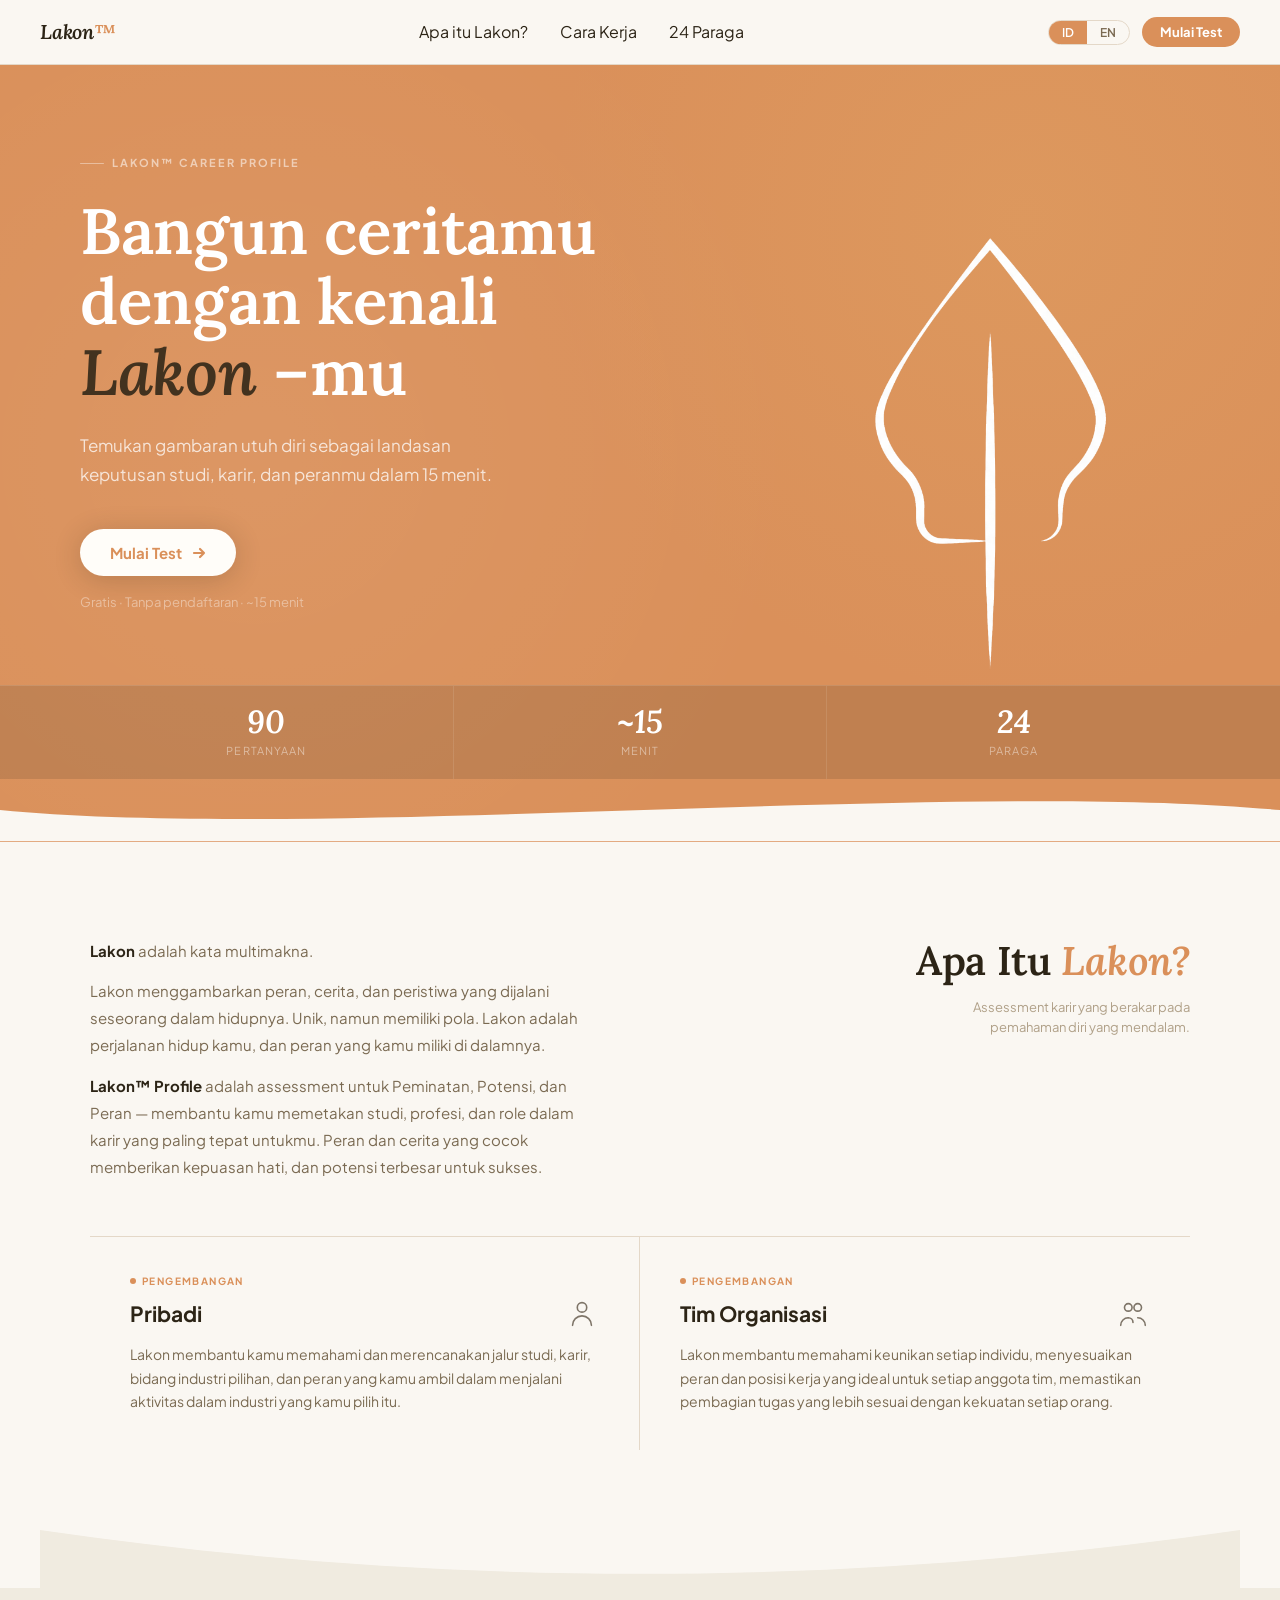
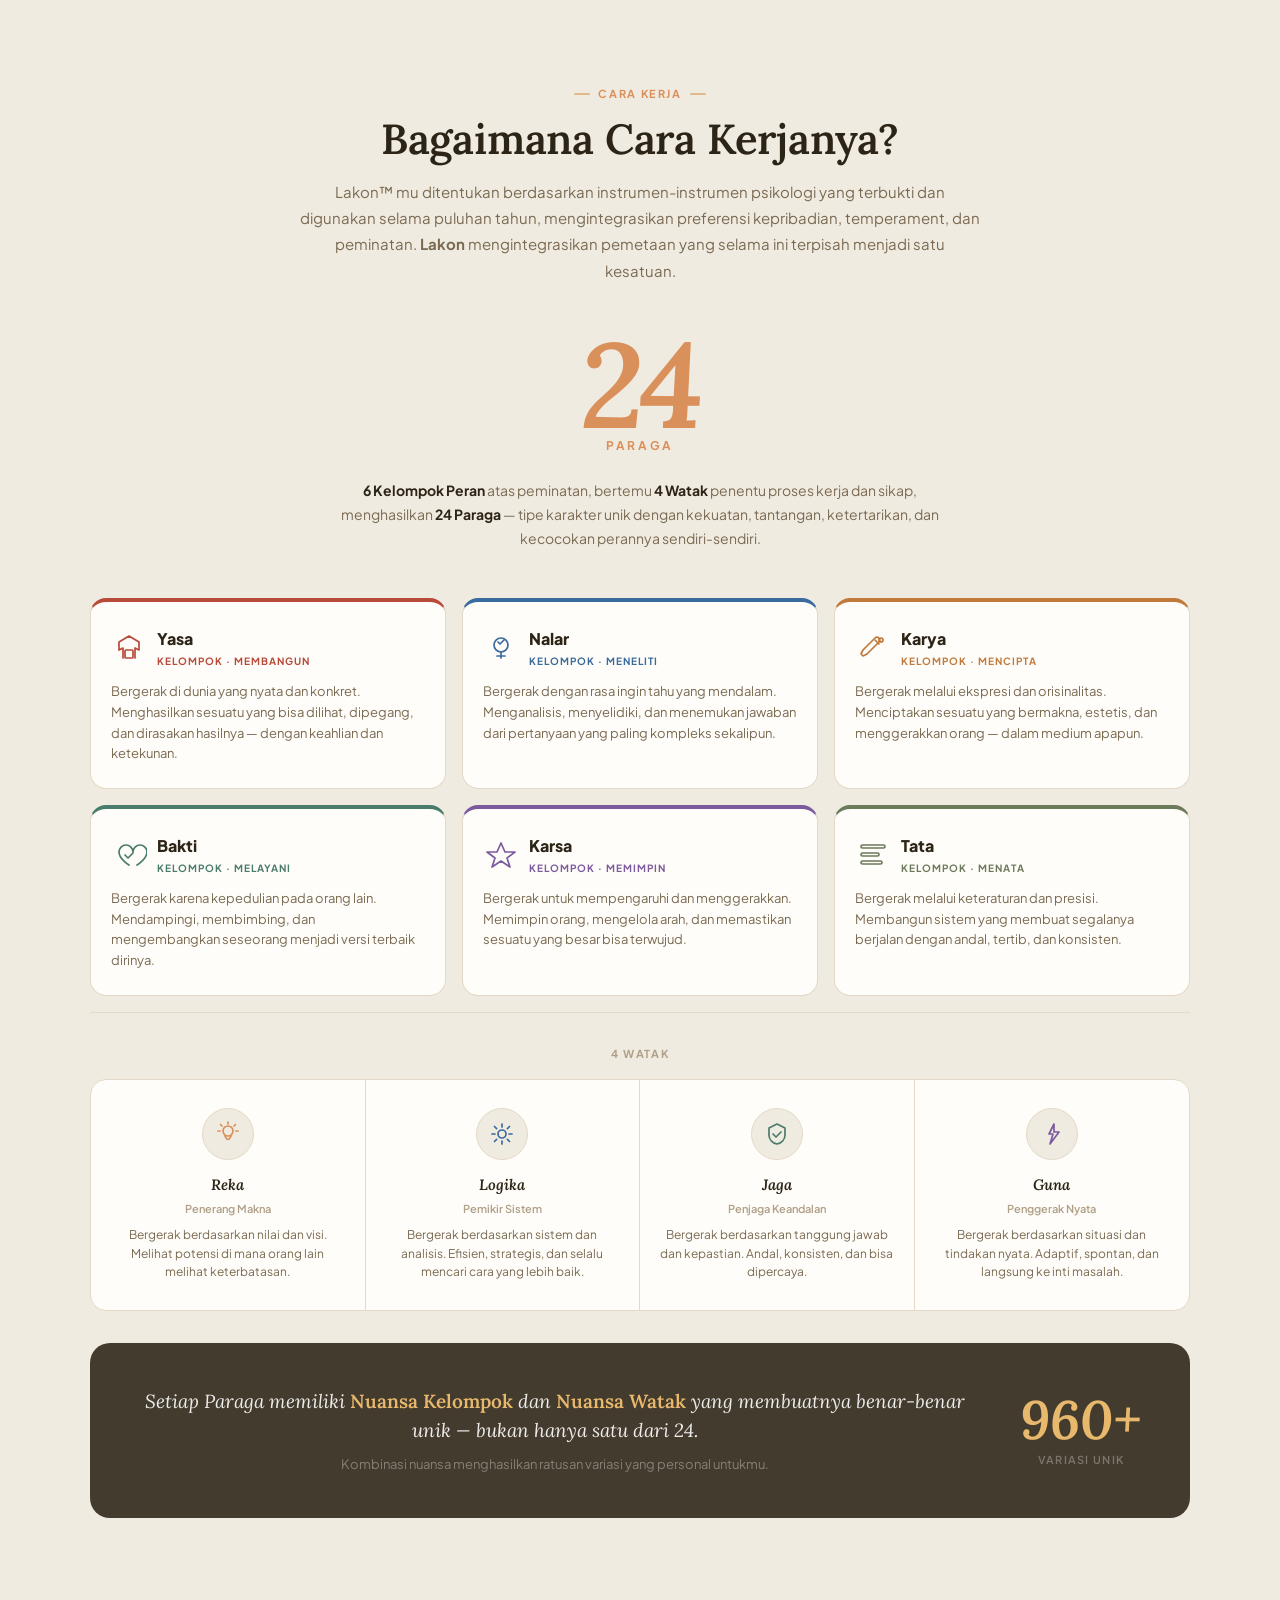
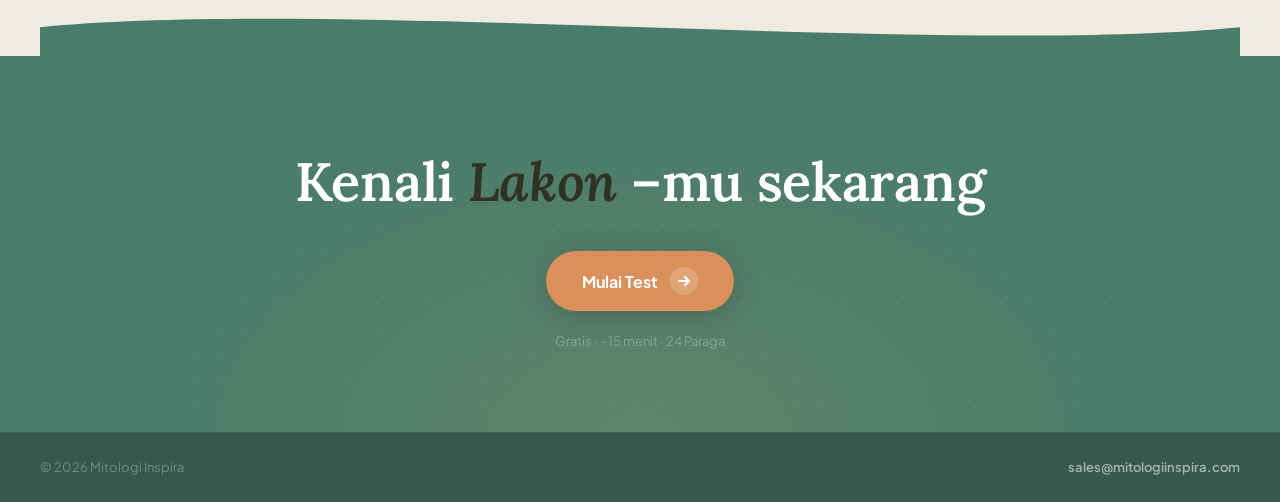
<file: index.html>
<!DOCTYPE html>
<html lang="id">
<head>
<meta charset="UTF-8">
<meta name="viewport" content="width=device-width, initial-scale=1.0">
<meta name="description" content="Lakon™ Career Profile — Assessment karir yang menggabungkan cara kamu bergerak dengan bidang yang benar-benar menarik bagimu.">
<meta name="theme-color" content="#C17A3C">
<title>Lakon™ — Career Profile Assessment</title>
<link rel="icon" type="image/png" href="/images/lakon-favicon.png">
<link rel="apple-touch-icon" href="/images/lakon-favicon.png">

<link rel="preconnect" href="https://fonts.googleapis.com">
<link rel="preconnect" href="https://fonts.gstatic.com" crossorigin>
<link href="https://fonts.googleapis.com/css2?family=Plus+Jakarta+Sans:ital,opsz,wght@0,9..40,300;0,9..40,400;0,9..40,500;0,9..40,600;0,9..40,700;0,9..40,800&family=Lora:ital,wght@0,400;0,600;1,400;1,600&display=swap" rel="stylesheet">
<link rel="stylesheet" href="styles.css">
</head>
<body>

<!-- ═══════════════════════════════════════════════════
     SCREEN 1 — LANDING
═══════════════════════════════════════════════════ -->
<div id="screen-landing" class="screen active">

  <!-- NAV -->
  <nav class="nav">
    <div class="nav-logo">Lakon<em>™</em></div>
    <div class="nav-links">
      <a class="nav-link" href="#apa-lakon">Apa itu Lakon?</a>
      <a class="nav-link" href="#cara-kerja">Cara Kerja</a>
      <a class="nav-link" href="#paraga">24 Paraga</a>
    </div>
    <div class="nav-right">
      <div class="lang-toggle">
        <button class="lang-btn on" onclick="setLang('id')">ID</button>
        <button class="lang-btn" onclick="setLang('en')">EN</button>
      </div>
      <button class="nav-cta" onclick="goToAssessment()"
        data-id="Mulai Test" data-en="Take the Test">Mulai Test</button>
    </div>
  </nav>

  <!-- HERO -->
  <div class="hero-bg">
    <div class="hero-inner">
      <div class="hero-text">
        <div class="hero-overline">
          <div class="hero-overline-line"></div>
          Lakon™ Career Profile
        </div>
        <h1 class="hero-h">
          <span data-id="Bangun ceritamu" data-en="Build your story">Bangun ceritamu</span><br>
          <span data-id="dengan kenali" data-en="by discovering">dengan kenali</span><br>
          <span class="lakon-word">Lakon</span> –mu
        </h1>
        <p class="hero-sub"
          data-id="Temukan gambaran utuh diri sebagai landasan keputusan studi, karir, dan peranmu dalam 15 menit."
          data-en="Discover a complete picture of yourself as the foundation for your study, career, and role decisions — in 15 minutes.">
          Temukan gambaran utuh diri sebagai landasan keputusan studi, karir, dan peranmu dalam 15 menit.
        </p>
        <button class="hero-btn" onclick="goToAssessment()">
          <span data-id="Mulai Test" data-en="Take the Test">Mulai Test</span>
          <svg width="14" height="14" viewBox="0 0 14 14" fill="none" stroke="currentColor" stroke-width="2.2" stroke-linecap="round" stroke-linejoin="round">
            <path d="M2 7h10M8 3l4 4-4 4"/>
          </svg>
        </button>
        <span class="hero-meta"
          data-id="Gratis · Tanpa pendaftaran · ~15 menit"
          data-en="Free · No sign-up · ~15 minutes">
          Gratis · Tanpa pendaftaran · ~15 menit
        </span>
      </div>
      <!-- Hero image: mix-blend-mode removes black bg, white lineart shows on orange -->
      <div class="hero-illus">
        <img class="hero-img" src="images/hero-image.png" alt="Lakon wayang maskot">
      </div>
    </div>

    <!-- Stats bar -->
    <div class="hero-stats">
      <div class="hero-stats-inner">
        <div class="hero-stat">
          <div class="hero-stat-n">90</div>
          <div class="hero-stat-l" data-id="Pertanyaan" data-en="Questions">Pertanyaan</div>
        </div>
        <div class="hero-stat">
          <div class="hero-stat-n">~15</div>
          <div class="hero-stat-l" data-id="Menit" data-en="Minutes">Menit</div>
        </div>
        <div class="hero-stat">
          <div class="hero-stat-n">24</div>
          <div class="hero-stat-l" data-id="Paraga" data-en="Profiles">Paraga</div>
        </div>
      </div>
    </div>

    <!-- Wave amber → cream: SVG directly on hero-bg so no white gaps at edges -->
    <svg style="display:block;width:100%;background:var(--amber);margin-bottom:-1px" viewBox="0 0 1440 70" xmlns="http://www.w3.org/2000/svg" preserveAspectRatio="none">
      <path d="M0 35 C360 70 1080 0 1440 35 L1440 70 L0 70 Z" fill="#FAF7F2"/>
    </svg>
  </div>

  <!-- APA ITU LAKON -->
  <section class="apa-section" id="apa-lakon">
    <div class="apa-inner">
      <div class="apa-grid">
        <div class="apa-lore">
          <p><strong>Lakon</strong> <span data-id="adalah kata multimakna." data-en="is a word of many meanings.">adalah kata multimakna.</span></p>
          <p data-id="Lakon menggambarkan peran, cerita, dan peristiwa yang dijalani seseorang dalam hidupnya. Unik, namun memiliki pola. Lakon adalah perjalanan hidup kamu, dan peran yang kamu miliki di dalamnya."
             data-en="Lakon describes the role, story, and events a person lives through. Unique, yet patterned. Lakon is your life journey, and the role you hold within it.">
            Lakon menggambarkan peran, cerita, dan peristiwa yang dijalani seseorang dalam hidupnya. Unik, namun memiliki pola. Lakon adalah perjalanan hidup kamu, dan peran yang kamu miliki di dalamnya.
          </p>
          <p><strong>Lakon™ Profile</strong> <span
            data-id="adalah assessment untuk Peminatan, Potensi, dan Peran — membantu kamu memetakan studi, profesi, dan role dalam karir yang paling tepat untukmu. Peran dan cerita yang cocok memberikan kepuasan hati, dan potensi terbesar untuk sukses."
            data-en="is an assessment for Interests, Potential, and Role — helping you map the study, profession, and career role that fits you best. The right role and story bring fulfillment and the greatest potential for success.">
            adalah assessment untuk Peminatan, Potensi, dan Peran — membantu kamu memetakan studi, profesi, dan role dalam karir yang paling tepat untukmu. Peran dan cerita yang cocok memberikan kepuasan hati, dan potensi terbesar untuk sukses.
          </span></p>
        </div>
        <div class="apa-heading-col">
          <h2 class="apa-heading">
            <span data-id="Apa Itu" data-en="What Is">Apa Itu</span>
            <em> Lakon?</em>
          </h2>
          <p class="apa-heading-sub"
            data-id="Assessment karir yang berakar pada pemahaman diri yang mendalam."
            data-en="A career assessment rooted in deep self-understanding.">
            Assessment karir yang berakar pada pemahaman diri yang mendalam.
          </p>
        </div>
      </div>

      <div class="apa-cards">
        <div class="apa-card">
          <div class="apa-card-tag" data-id="Pengembangan" data-en="Development">Pengembangan</div>
          <div class="apa-card-title">
            <span data-id="Pribadi" data-en="Personal">Pribadi</span>
            <svg class="apa-icon" viewBox="0 0 36 36" fill="none" stroke="currentColor" stroke-width="1.7" stroke-linecap="round" stroke-linejoin="round">
              <circle cx="18" cy="11" r="5"/>
              <path d="M8 30c0-5.52 4.48-10 10-10s10 4.48 10 10"/>
            </svg>
          </div>
          <div class="apa-card-body"
            data-id="Lakon membantu kamu memahami dan merencanakan jalur studi, karir, bidang industri pilihan, dan peran yang kamu ambil dalam menjalani aktivitas dalam industri yang kamu pilih itu."
            data-en="Lakon helps you understand and plan your study path, career, chosen industry, and the role you take within the industry you choose.">
            Lakon membantu kamu memahami dan merencanakan jalur studi, karir, bidang industri pilihan, dan peran yang kamu ambil dalam menjalani aktivitas dalam industri yang kamu pilih itu.
          </div>
        </div>
        <div class="apa-card">
          <div class="apa-card-tag" data-id="Pengembangan" data-en="Development">Pengembangan</div>
          <div class="apa-card-title">
            <span data-id="Tim Organisasi" data-en="Team & Organisation">Tim Organisasi</span>
            <svg class="apa-icon" viewBox="0 0 36 36" fill="none" stroke="currentColor" stroke-width="1.7" stroke-linecap="round" stroke-linejoin="round">
              <circle cx="13" cy="11" r="4"/>
              <circle cx="23" cy="11" r="4"/>
              <path d="M5 30c0-4.42 3.58-8 8-8"/>
              <path d="M23 22c4.42 0 8 3.58 8 8"/>
              <path d="M13 22c2.76 0 5 2.24 5 5"/>
            </svg>
          </div>
          <div class="apa-card-body"
            data-id="Lakon membantu memahami keunikan setiap individu, menyesuaikan peran dan posisi kerja yang ideal untuk setiap anggota tim, memastikan pembagian tugas yang lebih sesuai dengan kekuatan setiap orang."
            data-en="Lakon helps understand each individual's uniqueness, match ideal roles for every team member, and ensure task distribution that aligns with each person's strengths.">
            Lakon membantu memahami keunikan setiap individu, menyesuaikan peran dan posisi kerja yang ideal untuk setiap anggota tim, memastikan pembagian tugas yang lebih sesuai dengan kekuatan setiap orang.
          </div>
        </div>
      </div>
    </div>

    <svg style="display:block;width:100%;background:var(--cream);margin-top:5rem;margin-bottom:-1px" viewBox="0 0 1440 70" xmlns="http://www.w3.org/2000/svg" preserveAspectRatio="none">
      <path d="M0 0 C480 70 960 70 1440 0 L1440 70 L0 70 Z" fill="#F0EBE0"/>
    </svg>
  </section>

  <!-- CARA KERJA + 24 PARAGA -->
  <section class="cara-section" id="cara-kerja">
    <div class="cara-inner">
      <div class="section-overline" data-id="Cara Kerja" data-en="How It Works">Cara Kerja</div>
      <h2 class="section-h" data-id="Bagaimana Cara Kerjanya?" data-en="How Does It Work?">Bagaimana Cara Kerjanya?</h2>
      <p class="section-body"
        data-id="Lakon™ mu ditentukan berdasarkan instrumen-instrumen psikologi yang terbukti dan digunakan selama puluhan tahun, mengintegrasikan preferensi kepribadian, temperament, dan peminatan. Lakon mengintegrasikan pemetaan yang selama ini terpisah menjadi satu kesatuan."
        data-en="Your Lakon™ is determined by proven psychological instruments used for decades, integrating personality preferences, temperament, and interests. Lakon integrates what has long been separate into one unified picture.">
        Lakon™ mu ditentukan berdasarkan instrumen-instrumen psikologi yang terbukti dan digunakan selama puluhan tahun, mengintegrasikan preferensi kepribadian, temperament, dan peminatan. <strong>Lakon</strong> mengintegrasikan pemetaan yang selama ini terpisah menjadi satu kesatuan.
      </p>

      <div class="big-num-wrap">
        <div class="big-num">24</div>
        <div class="big-num-label">Paraga</div>
      </div>
      <p class="cara-tagline">
        <strong data-id="6 Kelompok Peran" data-en="6 Interest Groups">6 Kelompok Peran</strong>
        <span data-id=" atas peminatan, bertemu " data-en=" based on interests, meet "> atas peminatan, bertemu </span>
        <strong data-id="4 Watak" data-en="4 Character Types">4 Watak</strong>
        <span data-id=" penentu proses kerja dan sikap, menghasilkan " data-en=" that determine work process and attitude, producing "> penentu proses kerja dan sikap, menghasilkan </span>
        <strong>24 Paraga</strong>
        <span data-id=" — tipe karakter unik dengan kekuatan, tantangan, ketertarikan, dan kecocokan perannya sendiri-sendiri." data-en=" — unique character types with their own strengths, challenges, interests, and role fit."> — tipe karakter unik dengan kekuatan, tantangan, ketertarikan, dan kecocokan perannya sendiri-sendiri.</span>
      </p>

      <!-- 6 Kelompok row 1 -->
      <div class="kel-grid" id="paraga">
        <div class="kel-card k-yasa">
          <div class="kel-head">
            <svg class="kel-icon" viewBox="0 0 36 36" fill="none" stroke="var(--yasa)" stroke-width="1.7" stroke-linecap="round" stroke-linejoin="round">
              <path d="M12 28V18l-4 2V12l10-6 10 6v8l-4-2v10"/><rect x="14" y="20" width="8" height="8" rx="1"/>
            </svg>
            <div>
              <div class="kel-name">Yasa</div>
              <div class="kel-sub kel-sub-yasa" data-id="Kelompok · Membangun" data-en="Group · Building">Kelompok · Membangun</div>
            </div>
          </div>
          <div class="kel-desc"
            data-id="Bergerak di dunia yang nyata dan konkret. Menghasilkan sesuatu yang bisa dilihat, dipegang, dan dirasakan hasilnya — dengan keahlian dan ketekunan."
            data-en="Moves in the real and concrete world. Produces something that can be seen, held, and felt — with skill and dedication.">
            Bergerak di dunia yang nyata dan konkret. Menghasilkan sesuatu yang bisa dilihat, dipegang, dan dirasakan hasilnya — dengan keahlian dan ketekunan.
          </div>
        </div>
        <div class="kel-card k-nalar">
          <div class="kel-head">
            <svg class="kel-icon" viewBox="0 0 36 36" fill="none" stroke="var(--nalar)" stroke-width="1.7" stroke-linecap="round" stroke-linejoin="round">
              <circle cx="18" cy="15" r="7"/><path d="M18 22v6M14 26h8"/><path d="M15 12l2 2 4-4"/>
            </svg>
            <div>
              <div class="kel-name">Nalar</div>
              <div class="kel-sub kel-sub-nalar" data-id="Kelompok · Meneliti" data-en="Group · Investigating">Kelompok · Meneliti</div>
            </div>
          </div>
          <div class="kel-desc"
            data-id="Bergerak dengan rasa ingin tahu yang mendalam. Menganalisis, menyelidiki, dan menemukan jawaban dari pertanyaan yang paling kompleks sekalipun."
            data-en="Moves with deep curiosity. Analyzes, investigates, and finds answers to even the most complex questions.">
            Bergerak dengan rasa ingin tahu yang mendalam. Menganalisis, menyelidiki, dan menemukan jawaban dari pertanyaan yang paling kompleks sekalipun.
          </div>
        </div>
        <div class="kel-card k-karya">
          <div class="kel-head">
            <svg class="kel-icon" viewBox="0 0 36 36" fill="none" stroke="var(--karya)" stroke-width="1.7" stroke-linecap="round" stroke-linejoin="round">
              <path d="M8 26l4-2 12-12a2.83 2.83 0 00-4-4L8 20l-2 4z"/><path d="M20 10l4 4"/><circle cx="26" cy="10" r="2"/>
            </svg>
            <div>
              <div class="kel-name">Karya</div>
              <div class="kel-sub kel-sub-karya" data-id="Kelompok · Mencipta" data-en="Group · Creating">Kelompok · Mencipta</div>
            </div>
          </div>
          <div class="kel-desc"
            data-id="Bergerak melalui ekspresi dan orisinalitas. Menciptakan sesuatu yang bermakna, estetis, dan menggerakkan orang — dalam medium apapun."
            data-en="Moves through expression and originality. Creates something meaningful, aesthetic, and moving — in any medium.">
            Bergerak melalui ekspresi dan orisinalitas. Menciptakan sesuatu yang bermakna, estetis, dan menggerakkan orang — dalam medium apapun.
          </div>
        </div>
      </div>

      <!-- 6 Kelompok row 2 -->
      <div class="kel-grid">
        <div class="kel-card k-bakti">
          <div class="kel-head">
            <svg class="kel-icon" viewBox="0 0 36 36" fill="none" stroke="var(--bakti)" stroke-width="1.7" stroke-linecap="round" stroke-linejoin="round">
              <path d="M18 28s-10-6-10-13a7 7 0 0114 0 7 7 0 0114 0c0 7-10 13-10 13"/><path d="M14 18l3 3 5-5"/>
            </svg>
            <div>
              <div class="kel-name">Bakti</div>
              <div class="kel-sub kel-sub-bakti" data-id="Kelompok · Melayani" data-en="Group · Serving">Kelompok · Melayani</div>
            </div>
          </div>
          <div class="kel-desc"
            data-id="Bergerak karena kepedulian pada orang lain. Mendampingi, membimbing, dan mengembangkan seseorang menjadi versi terbaik dirinya."
            data-en="Moves through care for others. Accompanies, guides, and develops someone into their best self.">
            Bergerak karena kepedulian pada orang lain. Mendampingi, membimbing, dan mengembangkan seseorang menjadi versi terbaik dirinya.
          </div>
        </div>
        <div class="kel-card k-karsa">
          <div class="kel-head">
            <svg class="kel-icon" viewBox="0 0 36 36" fill="none" stroke="var(--karsa)" stroke-width="1.7" stroke-linecap="round" stroke-linejoin="round">
              <polygon points="18,6 22,15 32,15 24,21 27,30 18,24 9,30 12,21 4,15 14,15"/>
            </svg>
            <div>
              <div class="kel-name">Karsa</div>
              <div class="kel-sub kel-sub-karsa" data-id="Kelompok · Memimpin" data-en="Group · Leading">Kelompok · Memimpin</div>
            </div>
          </div>
          <div class="kel-desc"
            data-id="Bergerak untuk mempengaruhi dan menggerakkan. Memimpin orang, mengelola arah, dan memastikan sesuatu yang besar bisa terwujud."
            data-en="Moves to influence and drive. Leads people, manages direction, and ensures great things come to fruition.">
            Bergerak untuk mempengaruhi dan menggerakkan. Memimpin orang, mengelola arah, dan memastikan sesuatu yang besar bisa terwujud.
          </div>
        </div>
        <div class="kel-card k-tata">
          <div class="kel-head">
            <svg class="kel-icon" viewBox="0 0 36 36" fill="none" stroke="var(--tata)" stroke-width="1.7" stroke-linecap="round" stroke-linejoin="round">
              <rect x="6" y="8" width="24" height="3" rx="1.5"/><rect x="6" y="16" width="18" height="3" rx="1.5"/><rect x="6" y="24" width="21" height="3" rx="1.5"/>
            </svg>
            <div>
              <div class="kel-name">Tata</div>
              <div class="kel-sub kel-sub-tata" data-id="Kelompok · Menata" data-en="Group · Organising">Kelompok · Menata</div>
            </div>
          </div>
          <div class="kel-desc"
            data-id="Bergerak melalui keteraturan dan presisi. Membangun sistem yang membuat segalanya berjalan dengan andal, tertib, dan konsisten."
            data-en="Moves through order and precision. Builds systems that make everything run reliably, neatly, and consistently.">
            Bergerak melalui keteraturan dan presisi. Membangun sistem yang membuat segalanya berjalan dengan andal, tertib, dan konsisten.
          </div>
        </div>
      </div>

      <!-- 4 Watak -->
      <div class="watak-wrap">
        <div class="watak-label" data-id="4 Watak" data-en="4 Character Types">4 Watak</div>
        <div class="watak-grid">
          <div class="watak-card">
            <div class="watak-icon">
              <svg width="26" height="26" viewBox="0 0 26 26" fill="none" stroke="var(--amber)" stroke-width="1.7" stroke-linecap="round">
                <circle cx="13" cy="10" r="5"/>
                <line x1="13" y1="3" x2="13" y2="1"/><line x1="19" y1="5" x2="20.5" y2="3.5"/>
                <line x1="7" y1="5" x2="5.5" y2="3.5"/><line x1="21" y1="10" x2="23" y2="10"/><line x1="5" y1="10" x2="3" y2="10"/>
                <path d="M10 15 Q13 22 16 15"/>
              </svg>
            </div>
            <div class="watak-name">Reka</div>
            <span class="watak-tagline" data-id="Penerang Makna" data-en="Meaning Illuminator">Penerang Makna</span>
            <div class="watak-desc" data-id="Bergerak berdasarkan nilai dan visi. Melihat potensi di mana orang lain melihat keterbatasan." data-en="Moves based on values and vision. Sees potential where others see limitation.">Bergerak berdasarkan nilai dan visi. Melihat potensi di mana orang lain melihat keterbatasan.</div>
          </div>
          <div class="watak-card">
            <div class="watak-icon">
              <svg width="26" height="26" viewBox="0 0 26 26" fill="none" stroke="var(--nalar)" stroke-width="1.7" stroke-linecap="round">
                <circle cx="13" cy="13" r="4"/>
                <path d="M13 3v3M13 20v3M3 13h3M20 13h3M5.5 5.5l2.1 2.1M18.4 18.4l2.1 2.1M20.5 5.5l-2.1 2.1M7.6 18.4l-2.1 2.1"/>
              </svg>
            </div>
            <div class="watak-name">Logika</div>
            <span class="watak-tagline" data-id="Pemikir Sistem" data-en="Systems Thinker">Pemikir Sistem</span>
            <div class="watak-desc" data-id="Bergerak berdasarkan sistem dan analisis. Efisien, strategis, dan selalu mencari cara yang lebih baik." data-en="Moves based on systems and analysis. Efficient, strategic, and always seeking a better way.">Bergerak berdasarkan sistem dan analisis. Efisien, strategis, dan selalu mencari cara yang lebih baik.</div>
          </div>
          <div class="watak-card">
            <div class="watak-icon">
              <svg width="26" height="26" viewBox="0 0 26 26" fill="none" stroke="var(--bakti)" stroke-width="1.7" stroke-linecap="round" stroke-linejoin="round">
                <path d="M13 3L21 7v7c0 4.5-3.5 8-8 9-4.5-1-8-4.5-8-9V7z"/><path d="M9 13l3 3 5-5"/>
              </svg>
            </div>
            <div class="watak-name">Jaga</div>
            <span class="watak-tagline" data-id="Penjaga Keandalan" data-en="Reliability Guardian">Penjaga Keandalan</span>
            <div class="watak-desc" data-id="Bergerak berdasarkan tanggung jawab dan kepastian. Andal, konsisten, dan bisa dipercaya." data-en="Moves based on responsibility and certainty. Reliable, consistent, and trustworthy.">Bergerak berdasarkan tanggung jawab dan kepastian. Andal, konsisten, dan bisa dipercaya.</div>
          </div>
          <div class="watak-card">
            <div class="watak-icon">
              <svg width="26" height="26" viewBox="0 0 26 26" fill="none" stroke="var(--karsa)" stroke-width="1.7" stroke-linecap="round" stroke-linejoin="round">
                <path d="M15 3l-5 10h4l-3 10 9-12h-5z"/>
              </svg>
            </div>
            <div class="watak-name">Guna</div>
            <span class="watak-tagline" data-id="Penggerak Nyata" data-en="Real-World Mover">Penggerak Nyata</span>
            <div class="watak-desc" data-id="Bergerak berdasarkan situasi dan tindakan nyata. Adaptif, spontan, dan langsung ke inti masalah." data-en="Moves based on real situations and action. Adaptive, spontaneous, and straight to the core.">Bergerak berdasarkan situasi dan tindakan nyata. Adaptif, spontan, dan langsung ke inti masalah.</div>
          </div>
        </div>
      </div>

      <!-- Nuance block -->
      <div class="nuance-block">
        <div>
          <div class="nuance-text">
            <span data-id="Setiap Paraga memiliki " data-en="Every Paraga has ">Setiap Paraga memiliki </span>
            <em data-id="Nuansa Kelompok" data-en="Group Nuance">Nuansa Kelompok</em>
            <span data-id=" dan " data-en=" and "> dan </span>
            <em data-id="Nuansa Watak" data-en="Character Nuance">Nuansa Watak</em>
            <span data-id=" yang membuatnya benar-benar unik — bukan hanya satu dari 24." data-en=" that make it truly unique — not just one of 24."> yang membuatnya benar-benar unik — bukan hanya satu dari 24.</span>
          </div>
          <div class="nuance-sub" data-id="Kombinasi nuansa menghasilkan ratusan variasi yang personal untukmu." data-en="Nuance combinations produce hundreds of variations that are personal to you.">Kombinasi nuansa menghasilkan ratusan variasi yang personal untukmu.</div>
        </div>
        <div class="nuance-stat">
          <div class="nuance-stat-num">960+</div>
          <div class="nuance-stat-lbl" data-id="variasi unik" data-en="unique variations">variasi unik</div>
        </div>
      </div>
    </div>

    <svg style="display:block;width:100%;background:var(--linen);margin-top:5rem;margin-bottom:-1px" viewBox="0 0 1440 70" xmlns="http://www.w3.org/2000/svg" preserveAspectRatio="none">
      <path d="M0 35 C360 0 1080 70 1440 35 L1440 70 L0 70 Z" fill="#4A7C6B"/>
    </svg>
  </section>

  <!-- CTA FINAL -->
  <section class="cta-section">
    <h2 class="cta-h">
      <span data-id="Kenali " data-en="Discover your ">Kenali </span>
      <em>Lakon</em>
      <span data-id=" –mu sekarang" data-en=" now"> –mu sekarang</span>
    </h2>
    <button class="cta-btn" onclick="goToAssessment()">
      <span data-id="Mulai Test" data-en="Take the Test">Mulai Test</span>
      <span class="cta-btn-arrow">
        <svg width="14" height="14" viewBox="0 0 14 14" fill="none" stroke="currentColor" stroke-width="2.2" stroke-linecap="round" stroke-linejoin="round">
          <path d="M2 7h10M8 3l4 4-4 4"/>
        </svg>
      </span>
    </button>
    <span class="cta-note" data-id="Gratis · ~15 menit · 24 Paraga" data-en="Free · ~15 minutes · 24 Profiles">Gratis · ~15 menit · 24 Paraga</span>
  </section>

  <!-- FOOTER -->
  <footer class="site-footer">
    <span>© 2026 Mitologi Inspira</span>
    <a href="mailto:sales@mitologiinspira.com">sales@mitologiinspira.com</a>
  </footer>

</div><!-- /screen-landing -->


<!-- ═══════════════════════════════════════════════════
     SCREEN 2 — ASSESSMENT
═══════════════════════════════════════════════════ -->
<div id="screen-assessment" class="screen">

  <nav class="nav">
    <div class="nav-logo">Lakon<em>™</em></div>
    <div class="nav-right">
      <div class="lang-toggle">
        <button class="lang-btn on" onclick="setLang('id')">ID</button>
        <button class="lang-btn" onclick="setLang('en')">EN</button>
      </div>
    </div>
  </nav>

  <div class="progress-bar">
    <div class="progress-fill" id="prog-fill"></div>
  </div>
  <div class="progress-meta">
    <span id="prog-section-label"></span>
    <strong id="prog-pct">0%</strong>
  </div>

  <!-- Questions injected by JS -->
  <div id="q-mount"></div>

  <div class="q-nav">
    <div class="q-nav-inner">
      <button class="btn-back" id="btn-back" onclick="prevPage()" disabled>
        ← <span data-id="Kembali" data-en="Back">Kembali</span>
      </button>
      <button class="btn-fwd" id="btn-fwd" onclick="nextPage()">
        <span id="btn-fwd-lbl" data-id="Lanjut" data-en="Next">Lanjut</span> →
      </button>
    </div>
  </div>

</div><!-- /screen-assessment -->


<!-- ═══════════════════════════════════════════════════
     SCREEN 3 — RESULT
═══════════════════════════════════════════════════ -->
<div id="screen-result" class="screen">

  <nav class="nav">
    <div class="nav-logo">Lakon<em>™</em></div>
    <div class="nav-right">
      <div class="lang-toggle">
        <button class="lang-btn on" onclick="setLang('id')">ID</button>
        <button class="lang-btn" onclick="setLang('en')">EN</button>
      </div>
    </div>
  </nav>

  <!-- Result hero -->
  <div class="result-hero">
    <div class="result-hero-inner">
      <div class="result-illus">
        <div style="font-size:32px;opacity:.15">✦</div>
        <div class="result-illus-placeholder" data-id="Ilustrasi Paraga" data-en="Paraga Illustration">Ilustrasi Paraga</div>
      </div>
      <div>
        <div class="result-eyebrow" data-id="Paraga-mu" data-en="Your Paraga">Paraga-mu</div>
        <div class="result-name" id="r-name">—</div>
        <div class="result-sub" id="r-sub">—</div>
        <div class="result-tags" id="r-tags"></div>
        <div id="r-watak-warning" style="display:none"></div>
        <div class="good-fit-wrap" id="r-good-fit"></div>
      </div>
    </div>
  </div>

  <!-- Kelompok graph -->
  <div class="result-graph" id="r-kelompok-graph"></div>

  <!-- Free content -->
  <!-- Result content -->
  <div class="result-body">

    <!-- ✅ FREE: Profil naratif -->
    <div class="result-section">
      <div class="result-section-h" data-id="Profil" data-en="Profile">Profil</div>
      <p class="result-text" id="r-overview"></p>
    </div>

    <!-- ✅ FREE: Kekuatan Utama -->
    <div class="result-section">
      <div class="result-section-h" data-id="Kekuatan Utama" data-en="Key Strengths">Kekuatan Utama</div>
      <ul class="strength-list" id="r-kekuatan"></ul>
    </div>

    <!-- ✅ FREE: 4 Dimensi Cara Bergerak -->
    <div class="result-section">
      <div class="result-section-h" data-id="4 Dimensi Cara Bergerak" data-en="4 Movement Dimensions">4 Dimensi Cara Bergerak</div>
      <div id="dim-bars"></div>
    </div>

    <!-- 🔒 LOCKED: Lingkungan Ideal -->
    <div class="result-section result-blurred">
      <div class="result-section-h" data-id="Lingkungan Ideal" data-en="Ideal Environment">Lingkungan Ideal</div>
      <p class="result-text" id="r-lingkungan">Kondisi kerja, jenis tim, dan lingkungan yang membuat tipe ini bisa memberikan yang terbaik.</p>
      <div class="blur-lock">
        <div class="lock-icon">🔒</div>
        <div class="lock-text" data-id="Bagian ini cuma untukmu — buka di laporan penuh" data-en="This part is yours — unlock it in the full report">Bagian ini cuma untukmu — buka di laporan penuh</div>
      </div>
    </div>

    <!-- 🔒 LOCKED: Nuansa Watak -->
    <div class="result-section result-blurred">
      <div class="result-section-h" data-id="Nuansa Watak" data-en="Character Nuance">Nuansa Watak</div>
      <div id="r-nuansa-watak"><p class="result-text">Dimensi kepribadian tambahan yang memperhalus gambaran watak tipe ini.</p></div>
      <div class="blur-lock">
        <div class="lock-icon">🔒</div>
        <div class="lock-text" data-id="Bagian ini cuma untukmu — buka di laporan penuh" data-en="This part is yours — unlock it in the full report">Bagian ini cuma untukmu — buka di laporan penuh</div>
      </div>
    </div>

    <div class="result-section result-blurred">
      <div class="result-section-h" data-id="Dalam Memimpin" data-en="In Leadership">Dalam Memimpin</div>
      <p class="result-text" data-id="Saat kamu memimpin, ada satu kekuatan yang langsung terasa — dan satu titik buta yang jarang kamu sadari." data-en="When you lead, one strength shows immediately — and one blind spot you rarely notice.">Saat kamu memimpin, ada satu kekuatan yang langsung terasa — dan satu titik buta yang jarang kamu sadari.</p>
      <div class="blur-lock">
        <div class="lock-icon">🔒</div>
        <div class="lock-text" data-id="Bagian ini cuma untukmu — buka di laporan penuh" data-en="This part is yours — unlock it in the full report">Bagian ini cuma untukmu — buka di laporan penuh</div>
      </div>
    </div>

    <div class="result-section result-blurred">
      <div class="result-section-h" data-id="Dalam Bersosialisasi" data-en="In Social Settings">Dalam Bersosialisasi</div>
      <p class="result-text" data-id="Ada pola khas dalam caramu membangun relasi, dan satu situasi sosial yang diam-diam paling menguras kamu." data-en="There's a distinct pattern in how you connect — and one social situation that quietly drains you most.">Ada pola khas dalam caramu membangun relasi, dan satu situasi sosial yang diam-diam paling menguras kamu.</p>
      <div class="blur-lock">
        <div class="lock-icon">🔒</div>
        <div class="lock-text" data-id="Bagian ini cuma untukmu — buka di laporan penuh" data-en="This part is yours — unlock it in the full report">Bagian ini cuma untukmu — buka di laporan penuh</div>
      </div>
    </div>

    <div class="result-section result-blurred">
      <div class="result-section-h" data-id="Arah Karir" data-en="Career Direction">Arah Karir</div>
      <p class="result-text" data-id="Beberapa profesi akan terasa seperti rumah buat kamu. Yang mana persisnya, dan kenapa, ada di laporan penuh." data-en="Some professions will feel like home to you. Exactly which ones — and why — is in the full report.">Beberapa profesi akan terasa seperti rumah buat kamu. Yang mana persisnya, dan kenapa, ada di laporan penuh.</p>
      <div class="blur-lock">
        <div class="lock-icon">🔒</div>
        <div class="lock-text" data-id="Bagian ini cuma untukmu — buka di laporan penuh" data-en="This part is yours — unlock it in the full report">Bagian ini cuma untukmu — buka di laporan penuh</div>
      </div>
    </div>

    <div class="result-section result-blurred">
      <div class="result-section-h" data-id="Risiko Misalignment" data-en="Misalignment Risk">Risiko Misalignment</div>
      <p class="result-text" data-id="Ada peran yang terlihat bagus di atas kertas tapi pelan-pelan akan memadamkan kamu. Kenali sebelum terlanjur." data-en="Some roles look great on paper but slowly drain you. Know them before it's too late.">Ada peran yang terlihat bagus di atas kertas tapi pelan-pelan akan memadamkan kamu. Kenali sebelum terlanjur.</p>
      <div class="blur-lock">
        <div class="lock-icon">🔒</div>
        <div class="lock-text" data-id="Bagian ini cuma untukmu — buka di laporan penuh" data-en="This part is yours — unlock it in the full report">Bagian ini cuma untukmu — buka di laporan penuh</div>
      </div>
    </div>

    <div class="result-section result-blurred">
      <div class="result-section-h" data-id="Arah Studi" data-en="Study Direction">Arah Studi</div>
      <p class="result-text" data-id="Kalau kamu masih menentukan jalur belajar, ada bidang yang paling nyambung dengan cara otakmu bekerja." data-en="If you're still choosing what to study, some fields fit the way your mind works far better than others.">Kalau kamu masih menentukan jalur belajar, ada bidang yang paling nyambung dengan cara otakmu bekerja.</p>
      <div class="blur-lock">
        <div class="lock-icon">🔒</div>
        <div class="lock-text" data-id="Bagian ini cuma untukmu — buka di laporan penuh" data-en="This part is yours — unlock it in the full report">Bagian ini cuma untukmu — buka di laporan penuh</div>
      </div>
    </div>

    <div class="result-section result-blurred">
      <div class="result-section-h" data-id="Contoh Peran Ideal dalam Organisasi" data-en="Ideal Roles in an Organisation">Contoh Peran Ideal dalam Organisasi</div>
      <div id="r-peran-ideal"><p class="result-text">Jabatan dan posisi spesifik — dari entry hingga senior — yang paling cocok untuk tipe ini lintas industri.</p></div>
      <div class="blur-lock">
        <div class="lock-icon">🔒</div>
        <div class="lock-text" data-id="Bagian ini cuma untukmu — buka di laporan penuh" data-en="This part is yours — unlock it in the full report">Bagian ini cuma untukmu — buka di laporan penuh</div>
      </div>
    </div>

    <div class="result-section result-blurred">
      <div class="result-section-h" data-id="Saran Perkembangan" data-en="Growth Recommendations">Saran Perkembangan</div>
      <p class="result-text" data-id="6 skill yang, kalau kamu asah, paling cepat mengubah hasilmu — dipilih khusus untuk Paraga-mu, bukan saran umum." data-en="6 skills that, once you sharpen them, shift your results fastest — chosen for your Paraga, not generic advice.">6 skill yang, kalau kamu asah, paling cepat mengubah hasilmu — dipilih khusus untuk Paraga-mu, bukan saran umum.</p>
      <div class="blur-lock">
        <div class="lock-icon">🔒</div>
        <div class="lock-text" data-id="Bagian ini cuma untukmu — buka di laporan penuh" data-en="This part is yours — unlock it in the full report">Bagian ini cuma untukmu — buka di laporan penuh</div>
      </div>
    </div>

  </div><!-- /result-body -->

  <!-- Upsell -->
  <div class="upsell-section">
    <div class="upsell-inner">
      <h2 class="upsell-h" data-id="Dapatkan gambaran lengkap tentang Lakon-mu." data-en="Get the full picture of your Lakon.">Dapatkan gambaran lengkap tentang Lakon-mu.</h2>
      <p class="upsell-sub" data-id="Buka laporan penuh atau sesi konsultasi langsung dengan konsultan kami." data-en="Unlock the full report or a live consultation session with our consultants.">Buka laporan penuh atau sesi konsultasi langsung dengan konsultan kami.</p>

      <div class="upsell-grid">
        <div class="upsell-card">
          <div class="upsell-card-header">
            <div class="upsell-card-name">Lakon Career Report™</div>
            <div class="upsell-card-sub" data-id="Laporan PDF lengkap · Dikirim ke email" data-en="Full PDF report · Delivered to your email">Laporan PDF lengkap · Dikirim ke email</div>
          </div>
          <div class="upsell-card-body">
            <ul class="upsell-features">
              <li class="upsell-feature" data-id="Lingkungan ideal & nuansa watak lengkap" data-en="Full ideal environment & character nuance">Lingkungan ideal &amp; nuansa watak lengkap</li>
              <li class="upsell-feature" data-id="Dalam memimpin & bersosialisasi" data-en="In leadership & social settings">Dalam memimpin &amp; bersosialisasi</li>
              <li class="upsell-feature" data-id="Arah karir & jalur studi spesifik" data-en="Specific career direction & study paths">Arah karir &amp; jalur studi spesifik</li>
              <li class="upsell-feature" data-id="Contoh peran ideal dalam organisasi" data-en="Ideal roles in an organisation">Contoh peran ideal dalam organisasi</li>
              <li class="upsell-feature" data-id="Risiko misalignment & saran perkembangan" data-en="Misalignment risks & growth recommendations">Risiko misalignment &amp; saran perkembangan</li>
            </ul>
            <div class="upsell-price">Rp 199.000 <span data-id="/ laporan" data-en="/ report">/ laporan</span></div>
            <div class="upsell-btn-group">
              <button class="btn-upsell outline" onclick="handleUpsell('report','email')">
                <span>✉</span> <span data-id="Email" data-en="Email">Email</span>
              </button>
              <button class="btn-upsell outline wa" onclick="handleUpsell('report','wa')">
                <span>💬</span> <span>WhatsApp</span>
              </button>
            </div>
          </div>
        </div>

        <div class="upsell-card featured">
          <div class="upsell-card-header">
            <div class="upsell-card-name" data-id="Report + Sesi Konsultasi" data-en="Report + Consultation Session">Report + Sesi Konsultasi</div>
            <div class="upsell-card-sub" data-id="Paling lengkap · Rekomendasi personal" data-en="Most complete · Personal recommendations">Paling lengkap · Rekomendasi personal</div>
          </div>
          <div class="upsell-card-body">
            <ul class="upsell-features">
              <li class="upsell-feature" data-id="Semua yang ada di Career Report" data-en="Everything in Career Report">Semua yang ada di Career Report</li>
              <li class="upsell-feature" data-id="Sesi 60 menit dengan konsultan Lakon" data-en="60-minute session with a Lakon consultant">Sesi 60 menit dengan konsultan Lakon</li>
              <li class="upsell-feature" data-id="Action plan karir yang dipersonalisasi" data-en="Personalized career action plan">Action plan karir yang dipersonalisasi</li>
              <li class="upsell-feature" data-id="Follow-up 30 hari via email" data-en="30-day follow-up via email">Follow-up 30 hari via email</li>
            </ul>
            <div class="upsell-price">Rp 599.000 <span data-id="/ paket" data-en="/ package">/ paket</span></div>
            <div class="upsell-btn-group">
              <button class="btn-upsell" onclick="handleUpsell('bundle','email')">
                <span>✉</span> <span data-id="Email" data-en="Email">Email</span>
              </button>
              <button class="btn-upsell wa" onclick="handleUpsell('bundle','wa')">
                <span>💬</span> <span>WhatsApp</span>
              </button>
            </div>
          </div>
        </div>
      </div>

      <div class="upsell-footer">
        <span data-id="Pertanyaan? " data-en="Questions? ">Pertanyaan? </span>
        <a href="mailto:sales@mitologiinspira.com">sales@mitologiinspira.com</a>
        <span class="upsell-footer-sep">·</span>
        <a href="https://wa.me/6282126373601" target="_blank">WhatsApp</a>
      </div>
    </div>
  </div>

</div><!-- /screen-result -->

<!-- Toast -->
<div class="toast" id="toast"></div>

<!-- Upsell handler -->
<script>
function handleUpsell(type, channel) {
  // Ambil nama Paraga dari result kalau ada
  var paragaName = document.getElementById('r-name') ? document.getElementById('r-name').textContent : '';
  var paragaInfo = paragaName && paragaName !== '—' ? ' Paraga saya: ' + paragaName + '.' : '';

  var subjects = {
    report: 'Lakon Career Report',
    bundle: 'Lakon Report + Sesi Konsultasi',
  };
  var bodies = {
    report: 'Halo, saya tertarik untuk membeli Lakon Career Report.' + paragaInfo,
    bundle: 'Halo, saya tertarik untuk memesan paket Report + Sesi Konsultasi.' + paragaInfo,
  };

  if (channel === 'wa') {
    var msg = encodeURIComponent(bodies[type] || bodies.report);
    window.open('https://wa.me/6282126373601?text=' + msg, '_blank');
  } else {
    var subj = encodeURIComponent(subjects[type] || subjects.report);
    var body = encodeURIComponent(bodies[type] || bodies.report);
    window.location.href = 'mailto:sales@mitologiinspira.com?subject=' + subj + '&body=' + body;
  }
}
</script>

<script src="lakon_paraga_card_content.js"></script>
<script src="lakon_paraga_card.js"></script>
<script src="lakon_rating.js"></script>
<script src="lakon_nuansa.js"></script>
<script src="app.js"></script>

</body>
</html>
</file>
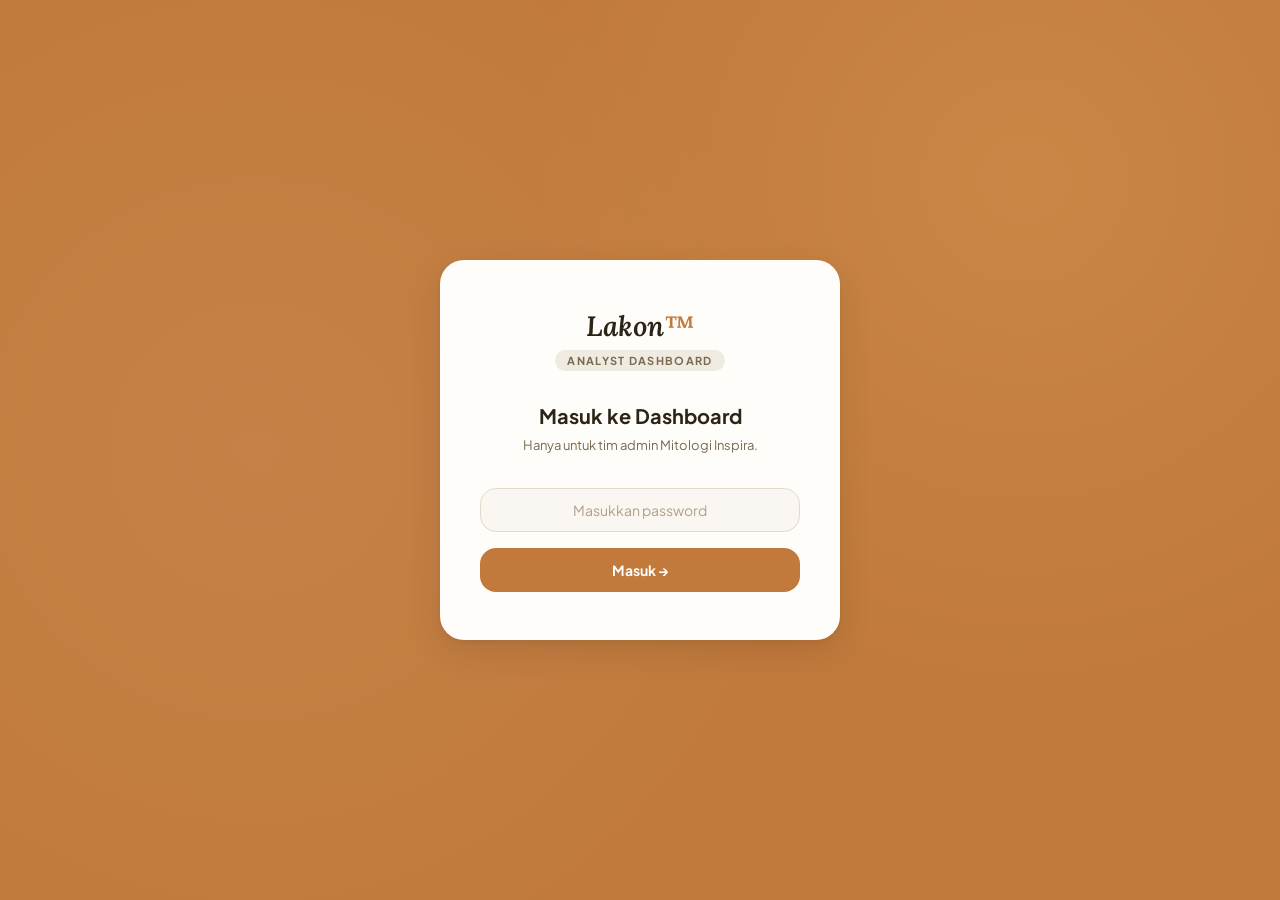
<file: analyst.html>
<!DOCTYPE html>
<html lang="id">
<head>
<meta charset="UTF-8">
<meta name="viewport" content="width=device-width, initial-scale=1.0">
<title>Lakon™ Analyst</title>
<link rel="icon" type="image/png" href="images/lakon-favicon.png">
<link rel="apple-touch-icon" href="images/lakon-favicon.png">
<link rel="preconnect" href="https://fonts.googleapis.com">
<link href="https://fonts.googleapis.com/css2?family=Plus+Jakarta+Sans:wght@300;400;500;600;700;800&family=Lora:ital,wght@0,400;0,600;1,400;1,600&display=swap" rel="stylesheet">
<style>
*,*::before,*::after{box-sizing:border-box;margin:0;padding:0}
html{font-size:16px;-webkit-font-smoothing:antialiased}
body{font-family:'Plus Jakarta Sans',sans-serif;background:#F5F0E8;color:#2C2416;min-height:100vh}
button{font-family:'Plus Jakarta Sans',sans-serif;cursor:pointer;border:none}
input,select{font-family:'Plus Jakarta Sans',sans-serif}
a{text-decoration:none;color:inherit}

:root{
  --amber:#C17A3C;--amber-dk:#9E6028;--amber-lt:#F5EBD9;--amber-bd:#E0BA8A;--amber-glow:#E8B86D;
  --sage:#4A7C6B;--sage-dk:#355A4D;--sage-lt:#E6F0EC;
  --ink:#2C2416;--ink-2:#4A3E2E;--mid:#7A6A52;--light:#B0A088;
  --border:#E4D8C8;--cream:#FAF7F2;--linen:#F0EBE0;--white:#FFFDF9;
  --yasa:#B84A3A;--nalar:#3A6B9E;--karya:#C17A3C;--bakti:#4A7C6B;--karsa:#7B5A9E;--tata:#6B7A5A;
  --serif:'Lora',serif;--sans:'Plus Jakarta Sans',sans-serif;
  --r:10px;--r-lg:16px;--r-pill:50px;
  --shadow:0 1px 3px rgba(44,36,22,.06),0 4px 16px rgba(44,36,22,.08);
  --shadow-lg:0 2px 4px rgba(44,36,22,.06),0 12px 32px rgba(44,36,22,.12);
}

/* ── SCREENS ── */
.screen{display:none;min-height:100vh}
.screen.active{display:block}

/* ══════════════════════════════
   LOGIN SCREEN
══════════════════════════════ */
#screen-login{
  align-items:center;justify-content:center;
  background:var(--amber);min-height:100vh;
  position:relative;overflow:hidden;
}
#screen-login.active{display:flex}
#screen-login::before{
  content:'';position:absolute;inset:0;
  background-image:radial-gradient(circle at 20% 50%,rgba(255,255,255,.06) 0%,transparent 50%),
    radial-gradient(circle at 80% 20%,rgba(232,184,109,.2) 0%,transparent 40%);
  pointer-events:none;
}
.login-box{
  background:var(--white);border-radius:24px;
  padding:3rem 2.5rem;width:100%;max-width:400px;
  box-shadow:var(--shadow-lg);position:relative;z-index:1;
  text-align:center;
}
.login-logo{
  font-family:var(--serif);font-size:28px;font-weight:600;font-style:italic;
  color:var(--ink);margin-bottom:4px;
}
.login-logo em{color:var(--amber);font-style:normal}
.login-badge{
  display:inline-block;font-size:11px;font-weight:700;text-transform:uppercase;
  letter-spacing:.12em;color:var(--mid);background:var(--linen);
  padding:4px 12px;border-radius:20px;margin-bottom:2rem;
}
.login-h{font-size:20px;font-weight:700;color:var(--ink);margin-bottom:.5rem}
.login-sub{font-size:13px;color:var(--mid);margin-bottom:2rem;line-height:1.5}
.login-field{
  width:100%;padding:12px 16px;
  border:1.5px solid var(--border);border-radius:var(--r-lg);
  font-size:14px;color:var(--ink);background:var(--cream);
  outline:none;transition:border-color .12s;text-align:center;
  margin-bottom:1rem;
}
.login-field:focus{border-color:var(--amber)}
.login-field::placeholder{color:var(--light)}
.login-btn{
  width:100%;padding:13px;
  background:var(--amber);color:#fff;
  font-size:14px;font-weight:700;border-radius:var(--r-lg);
  transition:all .15s;
}
.login-btn:hover{background:var(--amber-dk)}
.login-error{
  margin-top:12px;font-size:13px;color:#B84A3A;
  display:none;
}
.login-error.show{display:block}

/* ══════════════════════════════
   ANALYST APP LAYOUT
══════════════════════════════ */
#screen-app{display:none;flex-direction:column;min-height:100vh}
#screen-app.active{display:flex}

/* Top nav */
.app-nav{
  background:var(--white);border-bottom:1px solid var(--border);
  height:56px;display:flex;align-items:center;
  padding:0 2rem;gap:1rem;
  position:sticky;top:0;z-index:200;
}
.app-nav-logo{
  font-family:var(--serif);font-size:19px;font-weight:600;font-style:italic;
  color:var(--ink);margin-right:auto;display:flex;align-items:center;gap:8px;
}
.app-nav-logo em{color:var(--amber);font-style:normal}
.app-nav-badge{
  font-size:10px;font-weight:700;text-transform:uppercase;letter-spacing:.1em;
  color:var(--amber);background:var(--amber-lt);
  padding:3px 10px;border-radius:20px;border:1px solid var(--amber-bd);
}
.app-nav-right{display:flex;align-items:center;gap:10px}
.btn-refresh{
  padding:7px 16px;background:var(--linen);color:var(--mid);
  font-size:12px;font-weight:600;border-radius:var(--r-pill);
  border:1px solid var(--border);transition:all .15s;
}
.btn-refresh:hover{background:var(--amber-lt);color:var(--amber);border-color:var(--amber-bd)}
.btn-logout{
  padding:7px 16px;background:transparent;color:var(--light);
  font-size:12px;font-weight:600;border-radius:var(--r-pill);
  border:1px solid var(--border);transition:all .15s;
}
.btn-logout:hover{color:var(--mid)}

/* Main content */
.app-main{flex:1;padding:2rem;max-width:1400px;margin:0 auto;width:100%}

/* ── STATS STRIP ── */
.stats-strip{
  display:grid;grid-template-columns:repeat(5,1fr);
  gap:1rem;margin-bottom:2rem;
}
.stat-card{
  background:var(--white);border-radius:var(--r-lg);
  border:1px solid var(--border);
  padding:1.25rem 1.5rem;
}
.stat-card-n{
  font-family:var(--serif);font-size:32px;font-weight:600;font-style:italic;
  color:var(--amber);line-height:1;margin-bottom:4px;
}
.stat-card-l{font-size:12px;color:var(--mid);font-weight:500}

/* ── FILTERS ── */
.filters-bar{
  background:var(--white);border-radius:var(--r-lg);
  border:1px solid var(--border);
  padding:1.25rem 1.5rem;margin-bottom:1.5rem;
  display:flex;gap:1rem;align-items:center;flex-wrap:wrap;
}
.filter-group{display:flex;flex-direction:column;gap:4px;flex:1;min-width:160px}
.filter-label{font-size:10px;font-weight:700;text-transform:uppercase;letter-spacing:.1em;color:var(--light)}
.filter-input,.filter-select{
  padding:8px 12px;border:1.5px solid var(--border);border-radius:var(--r);
  font-size:13px;color:var(--ink);background:var(--cream);
  outline:none;transition:border-color .12s;
}
.filter-input:focus,.filter-select:focus{border-color:var(--amber)}
.filter-clear{
  padding:8px 16px;background:var(--linen);color:var(--mid);
  font-size:12px;font-weight:600;border-radius:var(--r-pill);
  border:1px solid var(--border);transition:all .15s;align-self:flex-end;white-space:nowrap;
}
.filter-clear:hover{background:var(--amber-lt);color:var(--amber);border-color:var(--amber-bd)}

/* ── TABLE ── */
.table-wrap{
  background:var(--white);border-radius:var(--r-lg);
  border:1px solid var(--border);overflow:hidden;
  box-shadow:var(--shadow);
}
.table-header{
  padding:1rem 1.5rem;border-bottom:1px solid var(--border);
  display:flex;align-items:center;justify-content:space-between;
}
.table-title{font-size:14px;font-weight:700;color:var(--ink)}
.table-count{font-size:12px;color:var(--mid)}
.resp-table{width:100%;border-collapse:collapse}
.resp-table thead th{
  padding:10px 16px;text-align:left;
  font-size:10px;font-weight:700;text-transform:uppercase;letter-spacing:.1em;
  color:var(--light);background:var(--linen);
  border-bottom:1px solid var(--border);white-space:nowrap;
}
.resp-table tbody tr{
  border-bottom:1px solid var(--border);cursor:pointer;
  transition:background .1s;
}
.resp-table tbody tr:last-child{border-bottom:none}
.resp-table tbody tr:hover{background:var(--amber-lt)}
.resp-table tbody td{padding:12px 16px;font-size:13px;color:var(--ink-2)}

/* Paraga badge in table */
.paraga-badge{
  font-weight:700;color:var(--ink);font-size:13px;
}
.paraga-en{font-size:11px;color:var(--mid);font-weight:400;margin-top:1px}

/* Kelompok pill */
.kel-pill{
  display:inline-block;font-size:10px;font-weight:700;
  padding:3px 9px;border-radius:20px;color:#fff;
}
.kel-Yasa {background:var(--yasa)}
.kel-Nalar{background:var(--nalar)}
.kel-Karya{background:var(--karya)}
.kel-Bakti{background:var(--bakti)}
.kel-Karsa{background:var(--karsa)}
.kel-Tata {background:var(--tata)}

.good-pill{
  display:inline-block;font-size:10px;font-weight:600;
  padding:3px 9px;border-radius:20px;
  border:1px solid var(--border);color:var(--mid);background:var(--linen);
}

/* Empty state */
.empty-state{padding:4rem;text-align:center}
.empty-state-icon{font-size:36px;margin-bottom:1rem;opacity:.3}
.empty-state-text{font-size:14px;color:var(--light)}

/* Loading */
.loading{padding:4rem;text-align:center}
.loading-spinner{
  width:32px;height:32px;border-radius:50%;
  border:3px solid var(--border);border-top-color:var(--amber);
  animation:spin .8s linear infinite;margin:0 auto 1rem;
}
@keyframes spin{to{transform:rotate(360deg)}}
.loading-text{font-size:13px;color:var(--light)}

/* ══════════════════════════════
   REPORT MODAL
══════════════════════════════ */
.modal-overlay{
  position:fixed;inset:0;background:rgba(44,36,22,.5);
  z-index:500;display:none;
  align-items:flex-start;justify-content:center;
  padding:2rem 1rem;overflow-y:auto;
}
.modal-overlay.open{display:flex}
.modal{
  background:var(--cream);border-radius:20px;
  width:100%;max-width:820px;
  box-shadow:0 8px 40px rgba(44,36,22,.2);
  position:relative;margin:auto;
}
.modal-nav{
  position:sticky;top:0;z-index:10;
  background:rgba(250,247,242,.96);
  backdrop-filter:blur(12px);
  border-bottom:1px solid var(--border);
  border-radius:20px 20px 0 0;
  padding:1rem 1.5rem;
  display:flex;align-items:center;gap:1rem;
}
.modal-nav-title{
  font-size:14px;font-weight:700;color:var(--ink);flex:1;
}
.btn-print{
  padding:8px 18px;background:var(--amber);color:#fff;
  font-size:12px;font-weight:700;border-radius:var(--r-pill);
  transition:background .15s;display:flex;align-items:center;gap:6px;
}
.btn-print:hover{background:var(--amber-dk)}
.btn-close{
  width:32px;height:32px;border-radius:50%;
  background:var(--linen);color:var(--mid);
  font-size:16px;display:flex;align-items:center;justify-content:center;
  border:1px solid var(--border);transition:all .15s;flex-shrink:0;
}
.btn-close:hover{background:var(--amber-lt);color:var(--amber);border-color:var(--amber-bd)}

/* Report content inside modal */
.report-body{padding:2rem 2.5rem 3rem}

/* Report header */
.report-header{
  background:var(--amber);border-radius:16px;
  padding:2.5rem;margin-bottom:2rem;
  position:relative;overflow:hidden;
}
.report-header::before{
  content:'';position:absolute;inset:0;
  background-image:radial-gradient(circle at 80% 20%,rgba(232,184,109,.3) 0%,transparent 50%);
  pointer-events:none;
}
.report-eyebrow{
  font-size:10px;font-weight:700;text-transform:uppercase;letter-spacing:.15em;
  color:rgba(255,255,255,.6);margin-bottom:.75rem;
}
.report-name{
  font-family:var(--serif);font-size:clamp(22px,4vw,36px);
  font-weight:600;color:#fff;letter-spacing:-.2px;
  margin-bottom:4px;line-height:1.15;position:relative;z-index:1;
}
.report-en{
  font-size:14px;color:rgba(255,255,255,.7);
  font-style:italic;margin-bottom:1.25rem;position:relative;z-index:1;
}
.report-tags{display:flex;gap:8px;flex-wrap:wrap;margin-bottom:1rem;position:relative;z-index:1}
.rtag{
  font-size:11px;font-weight:700;padding:4px 12px;
  border-radius:var(--r-pill);
}
.rtag-white{background:rgba(255,255,255,.2);color:#fff;border:1px solid rgba(255,255,255,.3)}
.rtag-amber{background:rgba(255,255,255,.15);color:#fff}
.report-nuance{
  font-size:13px;color:rgba(255,255,255,.7);
  font-style:italic;position:relative;z-index:1;
}

/* Report meta strip */
.report-meta{
  display:grid;grid-template-columns:repeat(4,1fr);
  gap:1px;background:var(--border);
  border-radius:var(--r-lg);overflow:hidden;
  margin-bottom:2rem;
}
.report-meta-item{
  background:var(--white);padding:1rem 1.25rem;
}
.report-meta-label{
  font-size:10px;font-weight:700;text-transform:uppercase;
  letter-spacing:.1em;color:var(--light);margin-bottom:3px;
}
.report-meta-value{font-size:13px;font-weight:600;color:var(--ink)}

/* Report section */
.report-section{margin-bottom:2rem}
.report-section-h{
  font-size:10px;font-weight:700;text-transform:uppercase;letter-spacing:.12em;
  color:var(--mid);padding-bottom:8px;
  border-bottom:1px solid var(--border);margin-bottom:.875rem;
  display:flex;align-items:center;gap:8px;
}
.report-section-h::before{
  content:'';width:3px;height:12px;background:var(--amber);
  border-radius:2px;flex-shrink:0;
}
.report-text{font-size:14px;color:var(--ink-2);line-height:1.75}
.report-text p{margin-bottom:.625rem}
.report-text p:last-child{margin-bottom:0}

/* Strength list */
.rpt-strengths{list-style:none;display:flex;flex-direction:column;gap:8px}
.rpt-strength{
  display:flex;align-items:flex-start;gap:10px;
  font-size:14px;color:var(--ink-2);line-height:1.5;font-weight:500;
}
.rpt-strength::before{content:'✓';color:var(--amber);font-weight:800;flex-shrink:0;margin-top:1px}

/* Skills list */
.rpt-skills{list-style:none;display:flex;flex-direction:column;gap:7px;margin-top:.5rem}
.rpt-skill{
  display:flex;align-items:flex-start;gap:10px;
  font-size:13px;color:var(--ink-2);line-height:1.5;
}
.rpt-skill::before{
  content:'→';color:var(--sage);font-weight:700;flex-shrink:0;margin-top:1px;
}
.rpt-skill-lead{
  font-size:11px;font-weight:700;color:var(--sage);
  text-transform:uppercase;letter-spacing:.08em;margin-bottom:4px;display:block;
}

/* Graph bars in report */
.rpt-graph{display:flex;flex-direction:column;gap:8px}
.rpt-graph-row{display:grid;grid-template-columns:140px 1fr 50px;align-items:center;gap:10px}
.rpt-graph-label{font-size:12px;font-weight:600;color:var(--ink);text-align:right}
.rpt-graph-track{height:8px;background:var(--border);border-radius:4px;overflow:hidden}
.rpt-graph-fill{height:100%;border-radius:4px}
.rpt-graph-pct{font-size:11px;font-weight:700}

/* Dim bars */
.rpt-dims{display:flex;flex-direction:column;gap:16px}
.rpt-dim2-wrap{}
.rpt-dim2-title{font-size:10px;font-weight:700;text-transform:uppercase;letter-spacing:.1em;color:var(--mid);text-align:center;margin-bottom:4px}
.rpt-dim2-row{display:grid;grid-template-columns:90px 1fr 90px;align-items:center;gap:8px}
.rpt-dim2-side{font-size:12px}
.rpt-dim2-left{text-align:right}
.rpt-dim2-right{text-align:left}
.rpt-dim2-track{height:8px;background:var(--border);border-radius:8px;position:relative;overflow:visible}
.rpt-dim2-center{position:absolute;left:50%;top:-3px;width:1.5px;height:14px;background:var(--mid);opacity:.3;transform:translateX(-50%);z-index:2}
.rpt-dim2-fill-l{position:absolute;right:50%;top:0;height:100%;border-radius:8px 0 0 8px}
.rpt-dim2-fill-r{position:absolute;left:50%;top:0;height:100%;border-radius:0 8px 8px 0}
.rpt-dim2-badge-row{display:flex;justify-content:center;margin-top:4px}
.rpt-dim2-badge{font-size:10px;font-weight:600;padding:2px 10px;border-radius:20px}
.rpt-dim2-badge-strong  {background:var(--amber-lt);color:var(--amber-dk);border:1px solid var(--amber-bd)}
.rpt-dim2-badge-moderate{background:var(--sage-lt);color:var(--sage-dk);border:1px solid #A8C8BC}
.rpt-dim2-badge-slight  {background:#E6F1FB;color:#185FA5;border:1px solid #B5D4F4}
.rpt-dim2-badge-unclear {background:var(--linen);color:var(--mid);border:1px solid var(--border)}

/* Two-col layout in report */
.report-2col{display:grid;grid-template-columns:1fr 1fr;gap:1.5rem}

/* ══════════════════════════════
   PRINT STYLES
══════════════════════════════ */

/* ── Peran Ideal dalam Organisasi — report ── */
.rpt-peran-naratif{font-size:13px;color:var(--ink-2);line-height:1.75;margin-bottom:1rem}
.rpt-peran-legend{display:flex;gap:1rem;margin-bottom:.625rem;flex-wrap:wrap}
.rpt-legend-item{display:flex;align-items:center;gap:5px;font-size:11px;color:var(--mid);font-weight:500}
.rpt-peran-dot{width:8px;height:8px;border-radius:50%;flex-shrink:0;display:inline-block}
.rpt-dot-ideal{background:var(--sage)}
.rpt-dot-cocok{background:var(--amber)}
.rpt-dot-bisa {background:var(--mid)}
.rpt-peran-sub{font-size:9px;font-weight:700;text-transform:uppercase;letter-spacing:.12em;
  color:var(--mid);padding-bottom:6px;border-bottom:1px solid var(--border);margin-bottom:.625rem}
.rpt-peran-table{width:100%;border-collapse:collapse;font-size:12px}
.rpt-peran-table th{font-size:9px;font-weight:700;text-transform:uppercase;letter-spacing:.1em;
  color:var(--mid);padding:0 8px 6px;text-align:left}
.rpt-peran-th-fit{width:60px;padding-left:0!important}
.rpt-peran-th-pos{width:160px}
.rpt-peran-row{border-bottom:1px solid var(--linen)}
.rpt-peran-row:last-child{border-bottom:none}
.rpt-peran-td-fit{padding:8px 8px 8px 0;vertical-align:top;white-space:nowrap}
.rpt-peran-td-pos{padding:8px;vertical-align:top}
.rpt-peran-td-desc{padding:8px 0;vertical-align:top;color:var(--mid);line-height:1.55}
.rpt-fit-lbl{font-size:10px;font-weight:700}
.rpt-fit-ideal{color:var(--sage-dk)}
.rpt-fit-cocok{color:var(--amber-dk)}
.rpt-fit-bisa {color:var(--mid)}
.rpt-peran-nama{font-weight:600;color:var(--ink);line-height:1.3;margin-bottom:2px}
.rpt-peran-level{font-size:10px;color:var(--light)}
@media print {
  * { -webkit-print-color-adjust: exact !important; print-color-adjust: exact !important; }
  body { background:#fff !important; font-size:11pt; }
  .app-nav, .modal-nav, .filters-bar, .stats-strip,
  #breakdown-row, .table-wrap, .btn-print, .btn-close,
  .modal-overlay > *:not(.modal) { display:none !important }
  #screen-app, #screen-login { display:none !important }
  .modal-overlay {
    position:static !important; background:none !important;
    padding:0 !important; display:block !important;
    overflow:visible !important;
  }
  .modal {
    border-radius:0 !important; box-shadow:none !important;
    max-width:100% !important; width:100% !important;
    background:#fff !important;
  }
  .report-body { padding:0 !important }
  .report-header {
    border-radius:6px !important;
    padding:1.5rem !important;
    margin-bottom:1rem !important;
    page-break-inside: avoid;
  }
  .report-meta { margin-bottom:1rem !important }
  .report-section { break-inside:avoid; margin-bottom:1.25rem !important }
  .report-2col { display:grid !important; grid-template-columns:1fr 1fr !important; gap:1rem !important }
  .rpt-graph-row { grid-template-columns:120px 1fr 44px !important }
  .rpt-dim-row   { grid-template-columns:100px 1fr 44px !important }
  .rpt-dim2-row  { grid-template-columns:80px 1fr 80px !important }
  .rpt-peran-table { font-size:10pt !important }
  .rpt-peran-row { break-inside:avoid }
  .rpt-dim2-track { overflow:visible !important }
  @page { margin:1.5cm; size:A4 }
}

/* ══════════════════════════════
   RESPONSIVE
══════════════════════════════ */
@media(max-width:900px){
  .stats-strip{grid-template-columns:repeat(3,1fr)}
  .app-main{padding:1.25rem}
  .report-meta{grid-template-columns:repeat(2,1fr)}
  .report-2col{grid-template-columns:1fr}
  .rpt-graph-row{grid-template-columns:100px 1fr 44px}
}
@media(max-width:600px){
  .stats-strip{grid-template-columns:repeat(2,1fr)}
  .resp-table thead th:nth-child(n+5){display:none}
  .resp-table tbody td:nth-child(n+5){display:none}
}
</style>
</head>
<!-- mesin nuansa: harus dimuat sebelum script report -->
<script src="lakon_nuansa.js"></script>
<body>

<!-- ══ LOGIN ══ -->
<div id="screen-login" class="screen active">
  <div class="login-box">
    <div class="login-logo">Lakon<em>™</em></div>
    <div class="login-badge">Analyst Dashboard</div>
    <h2 class="login-h">Masuk ke Dashboard</h2>
    <p class="login-sub">Hanya untuk tim admin Mitologi Inspira.</p>
    <input class="login-field" type="password" id="login-password"
      placeholder="Masukkan password" onkeydown="if(event.key==='Enter')doLogin()">
    <button class="login-btn" onclick="doLogin()">Masuk →</button>
    <div class="login-error" id="login-error">Password salah. Coba lagi.</div>
  </div>
</div>

<!-- ══ APP ══ -->
<div id="screen-app" class="screen">

  <!-- Nav -->
  <nav class="app-nav">
    <div class="app-nav-logo">
      Lakon<em>™</em>
      <span class="app-nav-badge">Analyst</span>
    </div>
    <div class="app-nav-right">
      <button class="btn-refresh" onclick="loadData()">↻ Refresh</button>
      <button class="btn-logout" onclick="doLogout()">Keluar</button>
    </div>
  </nav>

  <!-- Main -->
  <div class="app-main">

    <!-- Stats strip -->
    <div class="stats-strip" id="stats-strip">
      <div class="stat-card"><div class="stat-card-n" id="stat-total">—</div><div class="stat-card-l">Total Peserta</div></div>
      <div class="stat-card"><div class="stat-card-n" id="stat-batch">—</div><div class="stat-card-l">Batch</div></div>
      <div class="stat-card"><div class="stat-card-n" id="stat-company">—</div><div class="stat-card-l">Perusahaan</div></div>
      <div class="stat-card"><div class="stat-card-n" id="stat-top-kel">—</div><div class="stat-card-l">Kelompok Terbanyak</div></div>
      <div class="stat-card"><div class="stat-card-n" id="stat-top-wat">—</div><div class="stat-card-l">Watak Terbanyak</div></div>
    </div>

    <!-- Breakdown bar charts -->
    <div id="breakdown-row" style="display:grid;grid-template-columns:1fr 1fr;gap:1rem;margin-bottom:1.5rem;display:none">
      <div style="background:var(--white);border-radius:var(--r-lg);border:1px solid var(--border);padding:1.25rem 1.5rem">
        <div style="font-size:11px;font-weight:700;text-transform:uppercase;letter-spacing:.1em;color:var(--light);margin-bottom:1rem">Distribusi Kelompok</div>
        <div id="chart-kelompok"></div>
      </div>
      <div style="background:var(--white);border-radius:var(--r-lg);border:1px solid var(--border);padding:1.25rem 1.5rem">
        <div style="font-size:11px;font-weight:700;text-transform:uppercase;letter-spacing:.1em;color:var(--light);margin-bottom:1rem">Distribusi Watak</div>
        <div id="chart-watak"></div>
      </div>
    </div>

    <!-- Filters -->
    <div class="filters-bar">
      <div class="filter-group" style="flex:2;min-width:200px">
        <label class="filter-label">Cari</label>
        <input class="filter-input" type="text" id="f-search"
          placeholder="Nama atau email..." oninput="applyFilters()">
      </div>
      <div class="filter-group">
        <label class="filter-label">Batch</label>
        <select class="filter-select" id="f-batch" onchange="applyFilters()">
          <option value="">Semua Batch</option>
        </select>
      </div>
      <div class="filter-group">
        <label class="filter-label">Perusahaan</label>
        <select class="filter-select" id="f-company" onchange="applyFilters()">
          <option value="">Semua Perusahaan</option>
        </select>
      </div>
      <div class="filter-group">
        <label class="filter-label">Kelompok</label>
        <select class="filter-select" id="f-kelompok" onchange="applyFilters()">
          <option value="">Semua Kelompok</option>
          <option>Yasa</option><option>Nalar</option><option>Karya</option>
          <option>Bakti</option><option>Karsa</option><option>Tata</option>
        </select>
      </div>
      <div class="filter-group">
        <label class="filter-label">Watak</label>
        <select class="filter-select" id="f-watak" onchange="applyFilters()">
          <option value="">Semua Watak</option>
          <option>Reka</option><option>Logika</option><option>Jaga</option><option>Guna</option>
        </select>
      </div>
      <button class="filter-clear" onclick="clearFilters()">✕ Reset</button>
      <button class="filter-clear" onclick="exportCSV()" style="background:var(--sage-lt);color:var(--sage);border-color:var(--sage-lt)">⬇ Export CSV</button>
    </div>

    <!-- Table -->
    <div class="table-wrap">
      <div class="table-header">
        <div class="table-title">Daftar Peserta</div>
        <div class="table-count" id="table-count">—</div>
      </div>
      <div id="table-body">
        <div class="loading">
          <div class="loading-spinner"></div>
          <div class="loading-text">Memuat data...</div>
        </div>
      </div>
    </div>

  </div>
</div>

<!-- ══ REPORT MODAL ══ -->
<div class="modal-overlay" id="modal-overlay" onclick="closeModal(event)">
  <div class="modal" id="modal-content">
    <div class="modal-nav">
      <div class="modal-nav-title" id="modal-nav-title">Report</div>
      <button class="btn-print" onclick="window.print()">⬇ Simpan PDF</button>
      <button class="btn-close" onclick="closeModal()">✕</button>
    </div>
    <div class="report-body" id="report-body">
      <!-- Populated by JS -->
    </div>
  </div>
</div>

<script>
// ══════════════════════════════════════════════════════════
// CONFIG — ubah sesuai deployment kamu
// ══════════════════════════════════════════════════════════
const APPS_SCRIPT_URL = "https://script.google.com/macros/s/AKfycbwZ4Yez1bc5K-COQCgCnqZWJGwHm6vx2n9tmyd25kBO9PcjqG6y1orDVxbRh64vysFv/exec";
const ADMIN_PASSWORD  = "P3ranmu2026!";  // ← GANTI sebelum deploy

// ══════════════════════════════════════════════════════════
// STATE
// ══════════════════════════════════════════════════════════
let allRows      = [];
let filteredRows = [];

// ══════════════════════════════════════════════════════════
// PARAGA DATA — diambil dari app.js logic
// ══════════════════════════════════════════════════════════
const KEL_COLORS = {
  Yasa:"#B84A3A",Nalar:"#3A6B9E",Karya:"#C17A3C",
  Bakti:"#4A7C6B",Karsa:"#7B5A9E",Tata:"#6B7A5A"
};

// Full content per Paraga — mirrors app.js PARAGA object
// Subset untuk analyst: overview, kekuatan, lingkungan_ideal,
// dalam_memimpin, dalam_bersosialisasi, saran_perkembangan,
// + shared risiko/arah_karir/arah_studi per Kelompok
const ARAH = {
  "Yasa": {
    karir:["Arsitek / Desainer Produk","Social Impact Engineer","Craftsperson / Artisan with Purpose","Sustainable Design Specialist","Technical Training Specialist","Field Engineer / Senior Technician"],
    studi:["Arsitektur","Desain Produk / Industrial Design","Teknik (berbagai disiplin)","Pendidikan Vokasi","Environmental Engineering"],
  },
  "Nalar": {
    karir:["UX Researcher","Data Scientist / Quantitative Researcher","Policy Research Analyst","Business Analyst","Clinical Researcher","Intelligence Analyst"],
    studi:["Psikologi (Riset / Eksperimental)","Sosiologi / Antropologi","Statistika / Matematika","Public Health","Ilmu Komputer (AI/ML)"],
  },
  "Karya": {
    karir:["Creative Director","Brand Storyteller / Content Strategist","Design Systems Lead","Independent Filmmaker","Arts Educator","Brand Activation Specialist"],
    studi:["Ilmu Komunikasi / Media Studies","Seni Rupa / DKV","Film & Television","Desain Produk / UX Design","Creative Writing"],
  },
  "Bakti": {
    karir:["Executive Coach / Leadership Developer","Counselor / Psychotherapist","Hospital / Healthcare Administrator","Community Outreach Worker","Learning & Development Specialist","Paramedic / Perawat"],
    studi:["Psikologi (Klinis / Konseling)","Konseling","Keperawatan","Pekerjaan Sosial","Administrasi Rumah Sakit"],
  },
  "Karsa": {
    karir:["CEO / General Manager","Founder / Social Entrepreneur","Management Consultant","Sales Director / Business Development","Chief Strategy Officer","Political Campaigner"],
    studi:["MBA (Strategy / Finance)","Kewirausahaan Sosial","Marketing / Sales Management","Administrasi Bisnis / Publik","Political Science"],
  },
  "Tata": {
    karir:["Financial Controller / CFO","Compliance Officer / Auditor","Management Consultant (process/systems)","Project Coordinator / PMO Staff","Digital Transformation Lead","Chief of Staff"],
    studi:["Akuntansi / Keuangan","Business Process Management","Industrial Engineering","Administrasi Bisnis","Information Systems"],
  }
};

// Overview per Paraga key (Kelompok|Watak)
const OVERVIEW = {
  "Karya|Reka":"Ia tidak sekadar membuat sesuatu — ia membuat sesuatu menjadi bermakna. Di ruang manapun ia masuk, ada energi yang berubah: percakapan menjadi lebih dalam, ide-ide yang tadinya terasa abstrak tiba-tiba punya bentuk dan arah. Ia adalah orang yang melihat audiens sebelum melihat kanvas, dan itulah yang membuat karyanya selalu tepat sasaran.",
  "Karya|Logika":"Di balik setiap karya yang ia hasilkan, ada sistem yang solid. Ia bukan hanya seniman — ia adalah perancang sistem kreatif. Ketika orang lain melihat sebuah desain yang indah, ia melihat framework yang bisa direplikasi, proses yang bisa dioptimasi, dan potensi yang bisa diskalakan.",
  "Karya|Jaga":"Ia tidak menunggu inspirasi — ia datang tepat waktu, duduk di tempat kerja, dan mulai bekerja. Di industri yang penuh dengan kreator yang mengandalkan mood, ia adalah anomali yang paling berharga: seseorang yang menghasilkan kualitas tinggi secara konsisten, hari demi hari, tanpa drama.",
  "Karya|Guna":"Karyanya paling hidup ketika lahir di momen. Ia adalah improviser sejati — responsif, adaptif, dan paling autentik ketika tidak ada skrip. Hasilnya tidak selalu sempurna secara teknis, tapi selalu terasa nyata.",
  "Bakti|Reka":"Ia melihat potensi di setiap orang bahkan sebelum mereka melihatnya sendiri. Bagi ia, setiap percakapan adalah kesempatan untuk menemukan apa yang tersembunyi di balik ketidakpastian seseorang. Ia tidak hanya membantu — ia melihat, memahami, dan menemani.",
  "Bakti|Logika":"Ia peduli pada orang — tapi cara ia menunjukkan kepedulian adalah dengan merancang sistem yang membuat pertumbuhan manusia terjadi secara konsisten. Ia adalah seseorang yang mendekati pengembangan manusia dengan presisi yang sama seperti seorang insinyur mendekati masalah teknis.",
  "Bakti|Jaga":"Ia tidak glamor dan tidak mencari pengakuan — ia memastikan sistem berjalan, orang mendapat apa yang mereka butuhkan, dan tidak ada yang terlewat. Di institusi manapun yang melayani manusia, ia adalah alasan kenapa janji-janji yang dibuat di atas bisa sampai ke bawah.",
  "Bakti|Guna":"Ia tidak menunggu sistem atau prosedur. Ia melihat kebutuhan dan langsung bergerak. Di momen krisis, saat yang lain masih mencari formulir, ia sudah ada di sana — hadir secara fisik, emosional, dan praktis. Kekuatannya bukan di planning jangka panjang, tapi di kehadiran nyata.",
  "Karsa|Reka":"Ia memimpin dengan cerita dan visi, bukan dengan jabatan. Orang mengikutinya bukan karena harus, tapi karena mereka merasakan bahwa ada sesuatu yang lebih besar dari diri mereka sendiri di balik apa yang ia bangun. Ia tidak membuat organisasi — ia membuat gerakan.",
  "Karsa|Logika":"Ia adalah kombinasi yang paling langka dan paling dicari: seseorang yang bisa melihat gambaran besar sekaligus membangun mesin yang mewujudkannya. Ketika pemimpin lain berhenti di visi, ia sudah merancang sistem eksekusinya.",
  "Karsa|Jaga":"Ia memimpin untuk jangka panjang. Bukan spotlight yang ia kejar, tapi warisan. Setiap keputusan yang ia buat mempertimbangkan satu pertanyaan: apakah ini akan membuat institusi ini lebih kuat lima tahun dari sekarang?",
  "Karsa|Guna":"Ia memimpin dan mempengaruhi melalui koneksi manusia yang genuine. Ia tidak menggunakan teknik persuasi yang dipelajari — ia menggunakan kehadiran nyata, energi yang tulus, dan kemampuan membaca orang yang hampir instingtif.",
  "Nalar|Reka":"Ia adalah peneliti yang tidak pernah puas dengan jawaban yang hanya menjawab 'bagaimana'. Ia menggali lebih dalam — mencari makna, implikasi, dan dampak pada manusia di balik setiap data. Temuan ia bukan sekadar angka: ini adalah cerita yang menunggu untuk diceritakan kepada dunia.",
  "Nalar|Logika":"Ia adalah arketipe peneliti klasik: seseorang yang mendedikasikan kemampuan kognitifnya untuk memahami bagaimana dunia benar-benar bekerja. Ia tidak tertarik pada kebenaran yang nyaman — ia tertarik pada kebenaran yang akurat.",
  "Nalar|Jaga":"Ia membangun pengetahuan seperti seorang arsitek membangun gedung: dengan fondasi yang kuat, metodologi yang terstruktur, dan tidak ada satu pun bata yang diletakkan sembarangan. Datanya bersih, prosesnya terdokumentasi, hasilnya dapat direproduksi.",
  "Nalar|Guna":"Ia tidak menganalisis untuk kesenangan intelektual — ia menganalisis karena ada masalah yang perlu dipecahkan. Pendekatannya selalu praktis: apa yang bisa digunakan dari informasi ini?",
  "Yasa|Reka":"Ia adalah perpaduan yang tidak biasa: tertarik pada dunia yang konkret dan terampil, namun memandang setiap proyek melalui lensa makna yang lebih dalam. Ia bukan sekadar membangun — ia membangun dengan visi.",
  "Yasa|Logika":"Ia adalah insinyur dalam arti paling luas: seseorang yang melihat dunia sebagai sistem yang bisa dioptimasi. Ketika orang lain melihat sebuah mesin, ia melihat apa yang bisa diperbaiki.",
  "Yasa|Jaga":"Ia adalah tulang punggung setiap industri yang membutuhkan keandalan. Ia membangun dengan standar tinggi, konsisten, dan tidak mudah tergoda oleh shortcut. Bagi ia, kualitas bukan pilihan — ini identitas.",
  "Yasa|Guna":"Ia adalah praktisi sejati. Ia belajar dengan melakukan, bukan dengan membaca manual. Ketika ada masalah di lapangan, ia sudah bergerak sementara yang lain masih berdiskusi.",
  "Tata|Reka":"Ia membangun keteraturan bukan karena itu aturannya — tapi karena ia tahu bahwa tanpa struktur yang baik, hal-hal yang bermakna tidak bisa terjadi secara konsisten.",
  "Tata|Logika":"Ia tidak hanya menjalankan sistem — ia mendesain ulang yang sudah ada menjadi lebih baik. Ketidakefisienan bukan hanya mengganggu ia secara estetika — ini adalah masalah yang harus dipecahkan.",
  "Tata|Jaga":"Ia adalah arketipe paling murni dari keandalan. Ia membuat organisasi bisa berfungsi hari demi hari, tanpa drama, tanpa kesalahan, tanpa kejutan.",
  "Tata|Guna":"Ia menghargai keteraturan bukan sebagai tujuan, tapi sebagai alat. Ia adalah implementer yang paling efisien: ia tahu aturannya, ia tahu shortcut-nya, dan ia tahu mana yang perlu dijaga dan mana yang bisa difleksibel.",
};

const KEKUATAN = {
  "Karya|Reka":["Menerjemahkan visi abstrak menjadi cerita yang bisa dirasakan orang","Memimpin proyek kreatif dengan kepekaan dan arah yang jelas","Membangun koneksi antara karya dan audiens yang paling dalam"],
  "Karya|Logika":["Membangun sistem dan framework kreatif yang bisa direplikasi","Menganalisis tren estetika dan mengantisipasi arah selanjutnya","Mengintegrasikan data dan intuisi kreatif dalam satu keputusan desain"],
  "Karya|Jaga":["Menghasilkan karya berkualitas tinggi dengan konsistensi yang jarang dimiliki kreator lain","Menguasai teknik dan tools kreatif sampai ke tingkat yang paling dalam","Memenuhi deadline kreatif tanpa mengorbankan kualitas"],
  "Karya|Guna":["Menghasilkan karya yang terasa spontan, segar, dan tidak dibuat-buat","Merespons feedback dan kondisi real-time dengan cepat dan natural","Membawa energi dan kehadiran yang nyata ke dalam performa atau presentasi kreatif"],
  "Bakti|Reka":["Membangun kepercayaan yang mendalam dengan individu yang mereka dampingi","Mendesain program dan intervensi yang menyentuh akar, bukan hanya gejala","Menjaga kehadiran emosional yang penuh bahkan di situasi yang paling berat"],
  "Bakti|Logika":["Merancang sistem people development yang bisa bekerja di skala besar","Menganalisis data SDM untuk menemukan pola dan peluang peningkatan","Membangun framework coaching atau training yang rigorous dan terukur"],
  "Bakti|Jaga":["Membangun proses layanan yang konsisten dan bisa diandalkan","Memastikan kebutuhan individu terpenuhi di tengah sistem yang besar","Menjaga standar etika dan kualitas layanan di bawah tekanan apapun"],
  "Bakti|Guna":["Merespons kebutuhan manusia secara langsung dan cepat tanpa birokrasi","Membangun kepercayaan melalui tindakan nyata, bukan kata-kata","Beradaptasi dengan kebutuhan yang berubah-ubah di lapangan"],
  "Karsa|Reka":["Membangun narasi dan visi yang menginspirasi dan menggerakkan orang","Melihat peluang di tempat yang belum dilihat orang lain","Memimpin transformasi budaya organisasi atau komunitas"],
  "Karsa|Logika":["Mengintegrasikan visi jangka panjang dengan eksekusi jangka pendek","Membangun organisasi yang skalabel dan berprestasi tinggi","Mengambil keputusan sulit dengan kepala dingin di bawah tekanan"],
  "Karsa|Jaga":["Membangun sistem tata kelola dan akuntabilitas yang kokoh","Menjaga konsistensi nilai dan standar organisasi di tengah tekanan perubahan","Mengembangkan pemimpin generasi berikutnya secara sistematis"],
  "Karsa|Guna":["Membangun jaringan dan relasi bisnis yang kuat dan tahan lama","Membaca situasi dan orang dengan cepat dan akurat","Menggerakkan deal atau keputusan melalui kepercayaan personal"],
  "Nalar|Reka":["Menemukan makna yang tersembunyi di balik data dan pola","Mengkomunikasikan insight kompleks dengan cara yang menyentuh orang","Menghubungkan riset dengan dampak manusia yang nyata"],
  "Nalar|Logika":["Membangun kerangka analisis yang rigorous dan defensible","Menemukan pola tersembunyi dalam dataset yang kompleks","Menghasilkan kesimpulan yang tahan terhadap kritik paling tajam sekalipun"],
  "Nalar|Jaga":["Menjalankan penelitian dengan standar metodologi yang ketat","Memastikan data collection dan analisis bebas dari bias prosedural","Mendokumentasikan proses riset dengan presisi yang memungkinkan replikasi"],
  "Nalar|Guna":["Mendiagnosis masalah kompleks secara cepat dan tepat","Mengimplementasikan solusi berbasis data tanpa terjebak di analisis yang berlebihan","Bergerak fleksibel antara investigasi dan eksekusi sesuai kebutuhan"],
  "Yasa|Reka":["Menerjemahkan visi abstrak menjadi sesuatu yang nyata dan bisa dipegang","Memberi makna pada pekerjaan teknis yang sering dianggap transaksional","Bekerja dengan penuh dedikasi pada proyek yang mereka percayai"],
  "Yasa|Logika":["Merancang sistem dan proses yang skalabel dan andal","Menemukan inefisiensi yang tidak terlihat orang lain","Mengintegrasikan pemikiran jangka panjang ke dalam keputusan teknis hari ini"],
  "Yasa|Jaga":["Mengeksekusi dengan presisi dan konsistensi yang jarang ditemukan","Membangun standar operasi yang bisa diandalkan orang lain","Menjaga kualitas di bawah tekanan waktu sekalipun"],
  "Yasa|Guna":["Diagnosa dan solusi masalah teknis secara cepat dan tepat","Beradaptasi dengan kondisi lapangan yang tidak terduga","Membangun kepercayaan tim melalui kompetensi langsung yang terlihat"],
  "Tata|Reka":["Membangun sistem yang melayani manusia, bukan sebaliknya","Menghubungkan proses operasional dengan tujuan yang lebih besar","Menjaga integritas nilai organisasi dalam desain sistem dan prosedur"],
  "Tata|Logika":["Mendiagnosis inefisiensi sistemik dengan cepat dan akurat","Merancang ulang proses yang lebih efisien, skalabel, dan andal","Mengimplementasikan transformasi sistem dengan resistansi perubahan minimal"],
  "Tata|Jaga":["Menjaga sistem berjalan dengan presisi dan konsistensi yang tidak tertandingi","Membangun dan mendokumentasikan proses yang bisa diikuti siapapun","Menjadi titik kepercayaan organisasi untuk urusan compliance dan akurasi"],
  "Tata|Guna":["Mengeksekusi tugas administratif dan operasional dengan cepat dan akurat","Menemukan cara paling efisien untuk menyelesaikan proses yang kompleks","Beradaptasi dengan perubahan prosedur tanpa kehilangan akurasi"],
};

const LINGKUNGAN = {
  "Karya|Reka":"Lingkungan kolaboratif yang menghargai orisinalitas dan memberi ruang untuk proses kreatif yang mendalam. Audiens atau komunitas nyata yang karyanya bisa berdampak langsung. Tim kecil dengan kepercayaan tinggi.",
  "Karya|Logika":"Proyek kreatif dengan kompleksitas dan skala yang sesungguhnya. Akses ke data pengguna atau audiens untuk menginformasikan keputusan kreatif. Lingkungan yang menghargai strategi di balik estetika.",
  "Karya|Jaga":"Standar kualitas yang tinggi dan dihargai. Brief yang jelas sehingga energi kreatif bisa dicurahkan sepenuhnya ke eksekusi. Tim yang menghargai keandalan dan presisi.",
  "Karya|Guna":"Proyek dengan ruang improvisasi yang nyata. Audiens atau klien yang responsif dan bisa diajak berinteraksi langsung. Deadline yang memberikan urgensi tanpa mencekik kreativitas.",
  "Bakti|Reka":"Hubungan jangka panjang yang memungkinkan dampak transformatif yang nyata. Organisasi yang genuinely peduli pada manusia, bukan hanya performa. Ruang refleksi untuk diri sendiri.",
  "Bakti|Logika":"Organisasi yang serius tentang talent development. Akses ke data dan wewenang untuk membuat keputusan sistemik. Posisi yang memungkinkan pengaruh strategis, bukan hanya operasional.",
  "Bakti|Jaga":"Institusi dengan mandat sosial yang jelas dan serius. Peran dengan scope yang terdefinisi dan wewenang yang cukup. Tim yang berbagi nilai tentang pelayanan.",
  "Bakti|Guna":"Pekerjaan lapangan yang berinteraksi langsung dengan orang yang dilayani. Lingkungan yang memberikan otonomi untuk bertindak berdasarkan penilaian sendiri. Hasil yang terlihat langsung.",
  "Karsa|Reka":"Zero-to-one energy — membangun dari awal. Tim yang percaya pada misi. Kebebasan untuk menentukan arah, bukan hanya menjalankan instruksi.",
  "Karsa|Logika":"Akuntabilitas tinggi dan otoritas yang setara. Industri yang kompetitif dengan stakes yang nyata. Tim yang bisa ditantang dan tumbuh.",
  "Karsa|Jaga":"Institusi dengan sejarah dan mandat yang jelas. Ekspektasi jangka panjang, bukan hanya quarterly results. Tim yang menghargai stabilitas dan keandalan.",
  "Karsa|Guna":"High-external interaction — pertemuan, events, negosiasi. Insentif yang terkait langsung dengan hasil. Otonomi dalam mengelola hubungan dan pendekatan.",
  "Nalar|Reka":"Kebebasan intelektual untuk mengikuti pertanyaan ke mana saja. Kolaborasi dengan orang-orang yang peduli pada dampak, bukan hanya publikasi. Waktu untuk refleksi mendalam.",
  "Nalar|Logika":"Akses ke data berkualitas tinggi. Waktu untuk berpikir mendalam tanpa gangguan. Lingkungan yang menghargai akurasi di atas kecepatan.",
  "Nalar|Jaga":"Protokol penelitian yang jelas. Institusi yang menghargai integritas data. Waktu yang cukup untuk melakukan pekerjaan dengan benar.",
  "Nalar|Guna":"Masalah nyata yang butuh solusi nyata. Otonomi untuk bergerak dari analisis ke implementasi. Lingkungan yang menghargai hasil lebih dari proses.",
  "Yasa|Reka":"Ruang kreatif dengan kebebasan interpretasi. Proyek yang punya dampak nyata pada kehidupan orang. Tim kecil dengan kepercayaan tinggi.",
  "Yasa|Logika":"Masalah yang kompleks dan belum terpecahkan. Otonomi penuh dalam merancang solusi. Lingkungan yang menghargai kompetensi lebih dari senioritas.",
  "Yasa|Jaga":"Standar yang jelas dan dihormati. Pekerjaan yang menghasilkan output nyata dan terukur. Tim yang menghargai keandalan di atas segalanya.",
  "Yasa|Guna":"Pekerjaan lapangan dengan tantangan yang bervariasi. Otonomi dalam menentukan cara terbaik menyelesaikan masalah. Lingkungan yang menghargai skill lebih dari gelar.",
  "Tata|Reka":"Organisasi dengan misi yang jelas dan genuine. Kepercayaan untuk mendesain sistem secara mandiri. Tim yang menghargai keteraturan yang bermakna.",
  "Tata|Logika":"Organisasi dengan masalah nyata yang butuh solusi sistemik. Wewenang untuk mengubah, bukan hanya merekomendasikan. Lingkungan yang menghargai perbaikan lebih dari kepatuhan.",
  "Tata|Jaga":"Peran yang jelas dengan ekspektasi yang konsisten. Pekerjaan yang menghasilkan output yang terukur. Lingkungan yang menghargai akurasi dan keandalan.",
  "Tata|Guna":"Lingkungan dengan struktur yang jelas tapi cukup fleksibel untuk improvisasi taktis. Output yang terlihat dan terukur. Otonomi dalam menentukan cara terbaik mencapai target.",
};

const RISIKO = {
  "Karya|Reka":"Karya yang dibuat murni untuk kepentingan komersial tanpa dimensi makna akan terasa seperti pengkhianatan terhadap diri sendiri. Revisi yang terus-menerus tanpa arah yang jelas dari klien adalah sumber frustrasi terbesar.",
  "Karya|Logika":"Proyek kreatif yang terlalu kecil atau tidak ambisius tidak akan memanfaatkan kapasitas mereka sepenuhnya. Kolaborasi yang berjalan hanya atas dasar intuisi tanpa framework akan terasa tidak efisien.",
  "Karya|Jaga":"Brief yang terus berubah atau klien yang tidak bisa memutuskan arah kreatif akan mengganggu ritme kerja mereka secara signifikan. Lingkungan yang menghargai kecepatan di atas kualitas akan terasa seperti kompromi yang menyakitkan.",
  "Karya|Guna":"Proyek kreatif yang terlalu terencana dan rigid akan menghilangkan kekuatan terbesar mereka. Revisi berulang yang meminta mereka 'menduplikasi' energy dari versi sebelumnya akan terasa mustahil.",
  "Bakti|Reka":"Lingkungan yang memperlakukan manusia sebagai resource yang dioptimasi akan merusak motivasi mereka secara fundamental. High-volume service roles yang tidak memungkinkan kedalaman hubungan akan menguras mereka lebih cepat dari yang disadari.",
  "Bakti|Logika":"Terjebak di level operasional people work tanpa pengaruh strategis akan sangat membatasi. Organisasi yang memperlakukan HR sebagai fungsi administratif murni bukan lingkungan yang tepat.",
  "Bakti|Jaga":"Organisasi yang mengutamakan efisiensi cost di atas kualitas layanan akan menciptakan konflik nilai yang kronis. Perubahan kebijakan yang terus-menerus tanpa mempertimbangkan dampak pada penerima layanan akan sangat menegangkan.",
  "Bakti|Guna":"Pekerjaan administratif yang menjauhkan mereka dari interaksi langsung dengan orang akan terasa tidak memuaskan. Prosedur yang kaku yang mencegah respons spontan akan membatasi dampak nyata mereka.",
  "Karsa|Reka":"Fase scaling yang membutuhkan lebih banyak operasional daripada visi akan terasa melelahkan. Mereka sangat membutuhkan partner operasional yang kuat untuk mengimbangi kelemahan ini.",
  "Karsa|Logika":"Organisasi tanpa ambisi atau tanpa standar tinggi akan terasa seperti pemborosan kapasitas. Mereka perlu lingkungan yang sepadan dengan kemampuan mereka.",
  "Karsa|Jaga":"Lingkungan startup yang terlalu chaotic dan berubah terlalu cepat tidak sesuai dengan cara kerja mereka. Organisasi yang mengutamakan inovasi disruptif di atas keberlanjutan institusional akan terasa tidak stabil.",
  "Karsa|Guna":"Pekerjaan back-office atau analytical yang mengisolasi mereka dari interaksi manusia akan menghilangkan kekuatan terbesar mereka. Target yang hanya bisa dicapai sendiri tanpa kolaborasi juga tidak optimal.",
  "Nalar|Reka":"Riset yang murni transaksional — dilakukan untuk memenuhi KPI bukan karena keingintahuan sejati — akan terasa hampa. Lingkungan akademis yang terlalu berfokus pada metodologi tanpa peduli dampak nyata juga bisa mengecilkan semangat mereka.",
  "Nalar|Logika":"Tekanan untuk menghasilkan insight cepat dengan data yang tidak memadai akan sangat mengganggu standar kerja mereka. Lingkungan yang menginginkan 'cerita yang bagus' daripada 'kebenaran yang akurat' adalah tempat yang salah.",
  "Nalar|Jaga":"Riset yang terburu-buru dengan metodologi yang dikompromikan akan membuat mereka tidak nyaman secara profesional dan etis. Lingkungan yang menginginkan hasil cepat di atas keakuratan adalah sumber konflik nilai yang kronis.",
  "Nalar|Guna":"Riset murni yang tidak berujung pada aplikasi praktis akan terasa sia-sia. Terlalu banyak rapat dan presentasi tanpa kesempatan untuk benar-benar mengimplementasikan sesuatu akan mengurangi kepuasan kerja secara drastis.",
  "Yasa|Reka":"Proyek yang murni fungsional tanpa dimensi makna akan terasa hampa. Lingkungan yang menuntut output massal dan cepat tanpa ruang refleksi akan menguras energi mereka lebih cepat dari yang mereka sadari.",
  "Yasa|Logika":"Pekerjaan repetitif yang tidak menuntut pemikiran baru akan membosankan dengan cepat. Birokrasi yang menghambat implementasi solusi yang sudah jelas akan menjadi sumber frustrasi kronis.",
  "Yasa|Jaga":"Lingkungan yang terus berubah tanpa arah jelas akan membuat mereka tidak bisa bekerja optimal. Ekspektasi yang tidak konsisten dari atasan atau klien adalah sumber stres terbesar mereka.",
  "Yasa|Guna":"Pekerjaan administratif atau desk-based yang menjauhkan mereka dari lapangan akan terasa seperti hukuman. Proses persetujuan yang panjang sebelum bisa bertindak akan sangat menghambat.",
  "Tata|Reka":"Bekerja di organisasi yang membangun sistem untuk kontrol semata, bukan untuk tujuan yang lebih besar, akan terasa seperti penyalahgunaan keahlian mereka. Birokrasi yang tidak punya tujuan jelas adalah lingkungan yang paling menghambat.",
  "Tata|Logika":"Menjaga sistem yang sudah rusak tanpa wewenang untuk memperbaikinya adalah salah satu sumber frustrasi terbesar mereka. Organisasi yang resistance to change secara institusional akan terus menghambat.",
  "Tata|Jaga":"Startup atau lingkungan yang berubah terlalu cepat akan membuat mereka tidak bisa bekerja optimal. Prioritas yang berubah-ubah setiap minggu adalah sumber kecemasan yang nyata.",
  "Tata|Guna":"Pekerjaan yang terlalu kaku tanpa ruang untuk penyesuaian taktis akan membatasi efektivitas mereka. Aturan demi aturan tanpa tujuan yang jelas akan membuat mereka tidak termotivasi.",
};

// ══════════════════════════════════════════════════════════
// AUTH
// ══════════════════════════════════════════════════════════
function doLogin() {
  const pw = document.getElementById('login-password').value;
  if (pw === ADMIN_PASSWORD) {
    sessionStorage.setItem('lakon_auth', '1');
    document.getElementById('screen-login').classList.remove('active');
    document.getElementById('screen-app').classList.add('active');
    loadData();
  } else {
    document.getElementById('login-error').classList.add('show');
    document.getElementById('login-password').value = '';
    document.getElementById('login-password').focus();
  }
}

function doLogout() {
  sessionStorage.removeItem('lakon_auth');
  document.getElementById('screen-app').classList.remove('active');
  document.getElementById('screen-login').classList.add('active');
  document.getElementById('login-password').value = '';
}

// Auto-login check
window.addEventListener('DOMContentLoaded', () => {
  if (sessionStorage.getItem('lakon_auth') === '1') {
    document.getElementById('screen-login').classList.remove('active');
    document.getElementById('screen-app').classList.add('active');
    loadData();
  }
});

// ══════════════════════════════════════════════════════════
// DATA LOADING
// ══════════════════════════════════════════════════════════
async function loadData() {
  document.getElementById('table-body').innerHTML = `
    <div class="loading">
      <div class="loading-spinner"></div>
      <div class="loading-text">Memuat data dari Google Sheets...</div>
    </div>`;

  try {
    const url = `${APPS_SCRIPT_URL}?action=list&token=${encodeURIComponent(ADMIN_PASSWORD)}`;
    const res  = await fetch(url);
    const data = await res.json();

    if (data.error) throw new Error(data.error);
    allRows = data.rows || [];
    buildFilters();
    applyFilters();
    updateStats();
  } catch(e) {
    document.getElementById('table-body').innerHTML = `
      <div class="empty-state">
        <div class="empty-state-icon">⚠</div>
        <div class="empty-state-text">Gagal memuat data: ${e.message}<br>
        Pastikan Apps Script sudah di-deploy dan token sudah dikonfigurasi.</div>
      </div>`;
    console.error(e);
  }
}

// ══════════════════════════════════════════════════════════
// FILTERS & TABLE
// ══════════════════════════════════════════════════════════
function buildFilters() {
  allRows.forEach(r => {
    if (r.batch_id && r.batch_id.toLowerCase() === 'general') r.batch_id = 'General';
  });
  const batches   = [...new Set(allRows.map(r=>r.batch_id).filter(Boolean))].sort();
  const companies = [...new Set(allRows.map(r=>r.participant_company).filter(Boolean))].sort();

  const bSel = document.getElementById('f-batch');
  bSel.innerHTML = '<option value="">Semua Batch</option>' +
    batches.map(b=>`<option value="${esc(b)}">${esc(b)}</option>`).join('');

  const cSel = document.getElementById('f-company');
  cSel.innerHTML = '<option value="">Semua Perusahaan</option>' +
    companies.map(c=>`<option value="${esc(c)}">${esc(c)}</option>`).join('');
}

function applyFilters() {
  const search  = document.getElementById('f-search').value.toLowerCase().trim();
  const batch   = document.getElementById('f-batch').value;
  const company = document.getElementById('f-company').value;
  const kel     = document.getElementById('f-kelompok').value;
  const wat     = document.getElementById('f-watak').value;

  filteredRows = allRows.filter(r => {
    if (search && !(`${r.participant_name} ${r.participant_email}`).toLowerCase().includes(search)) return false;
    if (batch   && r.batch_id !== batch) return false;
    if (company && r.participant_company !== company) return false;
    if (kel     && r.kelompok_best_fit !== kel) return false;
    if (wat     && r.watak !== wat) return false;
    return true;
  });

  renderTable();
  updateStats();
}

function clearFilters() {
  document.getElementById('f-search').value = '';
  document.getElementById('f-batch').value = '';
  document.getElementById('f-company').value = '';
  document.getElementById('f-kelompok').value = '';
  document.getElementById('f-watak').value = '';
  applyFilters();
}

function renderTable() {
  const count = filteredRows.length;
  document.getElementById('table-count').textContent = `${count} peserta`;

  if (count === 0) {
    document.getElementById('table-body').innerHTML = `
      <div class="empty-state">
        <div class="empty-state-icon">○</div>
        <div class="empty-state-text">Tidak ada data yang sesuai filter.</div>
      </div>`;
    return;
  }

  const rows = filteredRows.map((r,i) => {
    const k1col = KEL_COLORS[r.kelompok_best_fit] || '#888';
    const date  = r.timestamp ? new Date(r.timestamp).toLocaleDateString('id-ID',{day:'2-digit',month:'short',year:'numeric'}) : '—';
    return `<tr onclick="openReport(${i})">
      <td>
        <div style="font-weight:600">${esc(r.participant_name||'—')}</div>
        <div style="font-size:11px;color:var(--mid)">${esc(r.participant_email||'')}</div>
      </td>
      <td>
        <div class="paraga-badge">${esc(r.kelompok_best_fit||'—')} ${esc(r.watak||'')}</div>
        <div class="paraga-en">${esc(r.paraga_en||'')}</div>
      </td>
      <td>
        <span class="kel-pill kel-${r.kelompok_best_fit}">${esc(r.kelompok_best_fit||'—')}</span>
        <span style="font-size:11px;color:var(--mid);margin-left:4px">${r.kelompok_best_pct||0}%</span>
      </td>
      <td>
        <span class="good-pill">${esc(r.kelompok_good_fit||'—')}</span>
        <span style="font-size:11px;color:var(--mid);margin-left:4px">${r.kelompok_good_pct||0}%</span>
      </td>
      <td>${esc(r.batch_id||'—')}</td>
      <td style="font-size:12px;color:var(--mid)">${esc(r.participant_company||'—')}</td>
      <td style="font-size:11px;color:var(--light)">${date}</td>
    </tr>`;
  }).join('');

  document.getElementById('table-body').innerHTML = `
    <table class="resp-table">
      <thead>
        <tr>
          <th>Peserta</th>
          <th>Paraga</th>
          <th>Best Fit</th>
          <th>Nuansa Kelompok</th>
          <th>Batch</th>
          <th>Perusahaan</th>
          <th>Tanggal</th>
        </tr>
      </thead>
      <tbody>${rows}</tbody>
    </table>`;
}

function updateStats() {
  renderCharts();
  const rows = filteredRows.length ? filteredRows : allRows;
  const total     = rows.length;
  const batches   = new Set(rows.map(r=>r.batch_id).filter(Boolean)).size;
  const companies = new Set(rows.map(r=>r.participant_company).filter(Boolean)).size;
  const kelCount  = {};
  rows.forEach(r=>{ if(r.kelompok_best_fit) kelCount[r.kelompok_best_fit]=(kelCount[r.kelompok_best_fit]||0)+1; });
  const topKel = Object.entries(kelCount).sort((a,b)=>b[1]-a[1])[0];
  const watCount  = {};
  rows.forEach(r=>{ if(r.watak) watCount[r.watak]=(watCount[r.watak]||0)+1; });
  const topWat = Object.entries(watCount).sort((a,b)=>b[1]-a[1])[0];
  document.getElementById('stat-total').textContent   = total;
  document.getElementById('stat-batch').textContent   = batches;
  document.getElementById('stat-company').textContent = companies;
  document.getElementById('stat-top-kel').textContent = topKel ? topKel[0] : '—';
  document.getElementById('stat-top-wat').textContent = topWat ? topWat[0] : '—';
}

// ══════════════════════════════════════════════════════════
// REPORT MODAL
// ══════════════════════════════════════════════════════════
async function openReport(idx) {
  const row = filteredRows[idx];
  if (!row) return;

  // Fetch raw data
  let raw = null;
  try {
    const url = `${APPS_SCRIPT_URL}?action=response&id=${encodeURIComponent(row.response_id)}&token=${encodeURIComponent(ADMIN_PASSWORD)}`;
    const res = await fetch(url);
    raw = await res.json();
  } catch(e) { raw = row; }

  const key   = row.paraga_id || `${row.kelompok_best_fit}|${row.watak}`;
  const kel1  = row.kelompok_best_fit || '—';
  const kel2  = row.kelompok_good_fit  || '—';
  const watak = row.watak || '—';
  const date  = row.timestamp ? new Date(row.timestamp).toLocaleDateString('id-ID',{day:'numeric',month:'long',year:'numeric'}) : '—';

  document.getElementById('modal-nav-title').textContent = `${row.participant_name} — ${kel1} ${watak}`;

  // Build kelompok scores from raw
  const scores = {
    Yasa:  +raw.score_Yasa  || 0,
    Nalar: +raw.score_Nalar || 0,
    Karya: +raw.score_Karya || 0,
    Bakti: +raw.score_Bakti || 0,
    Karsa: +raw.score_Karsa || 0,
    Tata:  +raw.score_Tata  || 0,
  };
  const sortedKel = Object.entries(scores).sort((a,b)=>b[1]-a[1]);

  // Dims
  const dims = [
    {label: raw.dim_arus    || '—', pct: +raw.dim_arus_pct    || 0},
    {label: raw.dim_pandang || '—', pct: +raw.dim_pandang_pct || 0},
    {label: raw.dim_timbang || '—', pct: +raw.dim_timbang_pct || 0},
    {label: raw.dim_irama   || '—', pct: +raw.dim_irama_pct   || 0},
  ];

  // Get paraga content
  const overview   = OVERVIEW[key] || 'Profil dalam pengembangan.';
  const kekuatan   = KEKUATAN[key] || [];
  const lingkungan = LINGKUNGAN[key] || '—';
  const risiko     = RISIKO[key] || '—';
  const arahKel    = ARAH[kel1] || {karir:[], studi:[]};
  // ── Nuansa: pool Kelompok ke-2 (karir/studi dikunci per-Kelompok) ──
  const arahNu = ARAH[kel2] || {karir:[], studi:[]};
  const useNu  = (typeof LakonNuansa !== 'undefined' && kel2 && kel2 !== '—' && kel2 !== kel1);
  const karirBlend = useNu
    ? LakonNuansa.blendList(arahKel.karir, arahNu.karir, kel2, 'id')
    : { items: arahKel.karir.map(function(x){return {text:x,isNuansa:false};}), secondary: [], label: '' };
  const studiBlend = useNu
    ? LakonNuansa.blendList(arahKel.studi, arahNu.studi, kel2, 'id')
    : { items: arahKel.studi.map(function(x){return {text:x,isNuansa:false};}), secondary: [], label: '' };
  const NU_TAG = function(lbl){ return ` <span style="font-size:11px;font-weight:600;color:#B07A2E">↗ ${esc(lbl)}</span>`; };

  // New sections from app.js — we replicate the data here
  const memimpin1   = raw.dalam_memimpin_1   || '';
  const memimpin2   = raw.dalam_memimpin_2   || '';
  const bersos      = raw.dalam_bersosialisasi || '';
  const saranPembuka= raw.saran_pembuka      || '';
  const saranSkills = raw.saran_skills       || '';

  document.getElementById('report-body').innerHTML = `

    <!-- Header -->
    <div class="report-header">
      <div class="report-eyebrow">Lakon™ Career Profile Report</div>
      <div class="report-name">${esc(kel1)} ${esc(watak)}</div>
      <div class="report-en">${esc(row.paraga_en||'')} · dengan nuansa ${esc(kel2)}</div>
      <div class="report-tags">
        <span class="rtag rtag-white">${esc(kel1)}</span>
        <span class="rtag rtag-white">Watak ${esc(watak)}</span>
        <span class="rtag rtag-amber">Nuansa ${esc(kel2)}</span>
      </div>
    </div>

    <!-- Meta strip -->
    <div class="report-meta">
      <div class="report-meta-item">
        <div class="report-meta-label">Nama</div>
        <div class="report-meta-value">${esc(row.participant_name||'—')}</div>
      </div>
      <div class="report-meta-item">
        <div class="report-meta-label">Email</div>
        <div class="report-meta-value" style="font-size:12px">${esc(row.participant_email||'—')}</div>
      </div>
      <div class="report-meta-item">
        <div class="report-meta-label">Perusahaan / Batch</div>
        <div class="report-meta-value">${esc(row.participant_company||'—')} · ${esc(row.batch_id||'—')}</div>
      </div>
      <div class="report-meta-item">
        <div class="report-meta-label">Tanggal Assessment</div>
        <div class="report-meta-value">${date}</div>
      </div>
    </div>

    <!-- Profil Kelompok -->
    <div class="report-section">
      <div class="report-section-h">Profil Minat Kelompok</div>
      <div class="rpt-graph">
        ${sortedKel.map(([k,pct],i)=>`
          <div class="rpt-graph-row">
            <div class="rpt-graph-label">
              ${i===0?`<strong>${k}</strong>`:k}
              ${i===0?'<span style="font-size:9px;background:var(--amber);color:#fff;padding:1px 6px;border-radius:3px;margin-left:4px">Best</span>':''}
              ${i===1?'<span style="font-size:9px;background:var(--linen);color:var(--mid);padding:1px 6px;border-radius:3px;margin-left:4px;border:1px solid var(--border)">Nuansa</span>':''}
            </div>
            <div class="rpt-graph-track">
              <div class="rpt-graph-fill" style="width:${pct}%;background:${KEL_COLORS[k]||'#888'}"></div>
            </div>
            <div class="rpt-graph-pct" style="color:${KEL_COLORS[k]||'#888'}">${pct}%</div>
          </div>`).join('')}
      </div>
    </div>

    <!-- Two-col: Profil & Kekuatan -->
    <div class="report-2col">
      <div class="report-section">
        <div class="report-section-h">Profil</div>
        <div class="report-text">${esc(overview)}</div>
      </div>
      <div class="report-section">
        <div class="report-section-h">Kekuatan Utama</div>
        <ul class="rpt-strengths">
          ${kekuatan.map(k=>`<li class="rpt-strength">${esc(k)}</li>`).join('')}
        </ul>
      </div>
    </div>

    <!-- Two-col: Lingkungan & Risiko -->
    <div class="report-2col">
      <div class="report-section">
        <div class="report-section-h">Lingkungan Ideal</div>
        <div class="report-text">${esc(lingkungan)}</div>
      </div>
      <div class="report-section">
        <div class="report-section-h">Risiko Misalignment</div>
        <div class="report-text">${esc(risiko)}</div>
      </div>
    </div>

    <!-- 4 Dimensi -->
    <div class="report-section">
      <div class="report-section-h">4 Dimensi Cara Bergerak</div>
      ${renderReportDims(raw)}
    </div>

    <!-- Two-col: Memimpin & Bersosialisasi -->
    <div class="report-2col">
      <div class="report-section">
        <div class="report-section-h">Dalam Memimpin</div>
        <div class="report-text">
          <p>${esc(raw.dim_arus ? getDalamMemimpin(key,1) : '—')}</p>
          <p style="margin-top:.5rem;font-style:italic;color:var(--mid)">${esc(raw.dim_arus ? getDalamMemimpin(key,2) : '')}</p>
        </div>
      </div>
      <div class="report-section">
        <div class="report-section-h">Dalam Bersosialisasi</div>
        <div class="report-text">${esc(getDalamBersosialisasi(key))}</div>
      </div>
    </div>

    <!-- Two-col: Arah Karir & Studi -->
    <div class="report-2col">
      <div class="report-section">
        <div class="report-section-h">Arah Karir</div>
        <ul class="rpt-strengths">
          ${karirBlend.items.map(it=>`<li class="rpt-strength">${esc(it.text)}${it.isNuansa?NU_TAG(karirBlend.label):''}</li>`).join('')}
        </ul>
        ${karirBlend.secondary.length?`<div class="rpt-peran-sub" style="color:#B07A2E;margin-top:20px;margin-bottom:6px">Pertimbangan ${esc(karirBlend.label)}</div><ul class="rpt-strengths">${karirBlend.secondary.map(k=>`<li class="rpt-strength">${esc(k)}</li>`).join('')}</ul>`:''}
      </div>
      <div class="report-section">
        <div class="report-section-h">Arah Studi</div>
        <ul class="rpt-strengths">
          ${studiBlend.items.map(it=>`<li class="rpt-strength">${esc(it.text)}${it.isNuansa?NU_TAG(studiBlend.label):''}</li>`).join('')}
        </ul>
        ${studiBlend.secondary.length?`<div class="rpt-peran-sub" style="color:#B07A2E;margin-top:20px;margin-bottom:6px">Pertimbangan ${esc(studiBlend.label)}</div><ul class="rpt-strengths">${studiBlend.secondary.map(k=>`<li class="rpt-strength">${esc(k)}</li>`).join('')}</ul>`:''}
      </div>
    </div>

    <!-- Contoh Peran Ideal dalam Organisasi -->
    <div class="report-section">
      <div class="report-section-h">Contoh Peran Ideal dalam Organisasi</div>
      ${renderReportPeranIdeal(key, kel2, watak)}
    </div>

    <!-- Saran Perkembangan -->
    <div class="report-section">
      <div class="report-section-h">Saran Perkembangan</div>
      <div class="report-text" style="margin-bottom:.875rem">${esc(getSaranPembuka(key))}</div>
      <span class="rpt-skill-lead">Skill yang perlu dikembangkan</span>
      <ul class="rpt-skills">
        ${getSaranSkills(key).map(s=>`<li class="rpt-skill">${esc(s)}</li>`).join('')}
      </ul>
    </div>

    <div style="margin-top:2rem;padding-top:1.5rem;border-top:1px solid var(--border);
      font-size:11px;color:var(--light);text-align:center">
      Lakon™ Career Profile · Mitologi Inspira · lakon.mitologiinspira.com
    </div>
  `;

  document.getElementById('modal-overlay').classList.add('open');
  document.getElementById('modal-overlay').scrollTop = 0;
}

function closeModal(e) {
  if (!e || e.target === document.getElementById('modal-overlay')) {
    document.getElementById('modal-overlay').classList.remove('open');
  }
}

// ══════════════════════════════════════════════════════════
// CONTENT HELPERS — get content from embedded PARAGA data
// Since analyst app doesn't have full app.js, we embed
// key content sections inline above in OVERVIEW/KEKUATAN/etc.
// For dalam_memimpin/bersosialisasi/saran we use a condensed
// version derived from the key
// ══════════════════════════════════════════════════════════
const MEMIMPIN = {
  "Karya|Reka":["Karya Reka memimpin dengan visi kreatif dan kemampuan membuat orang merasakan bahwa pekerjaan mereka punya makna yang lebih besar. Tim kreatif di bawah mereka tidak hanya mengeksekusi — mereka merasa menjadi bagian dari sesuatu yang penting. Sebagai pemimpin, keputusan mereka hampir selalu berakar pada nilai dan apa yang terasa benar secara moral. Mereka menghargai tim yang mau saling mendukung dan percaya bahwa bekerja bersama dalam harmoni adalah fondasi dari hasil yang bermakna.","Tantangan: mengelola ekspektasi klien atau stakeholder yang lebih berorientasi pada output konkret dan KPI daripada nilai dan makna."],
  "Karya|Logika":["Karya Logika memimpin dengan sistem dan kejelasan arah kreatif. Dalam tim desain, mereka membangun design system, menentukan prinsip, dan memastikan konsistensi tanpa mengorbankan inovasi. Yang membuat mereka paling hidup dalam kepemimpinan adalah ketika ada tantangan nyata yang belum ada jawabannya: tim yang bisa diajak berpikir keras dan masalah yang membutuhkan solusi baru.","Tantangan: memberi ruang untuk anggota tim yang lebih intuitif dan kurang sistematis."],
  "Karya|Jaga":["Karya Jaga memimpin dengan standar dan konsistensi yang sangat tinggi. Di studio atau tim produksi, mereka menetapkan ukuran 'cukup bagus' — dan biasanya ukuran itu lebih tinggi dari rata-rata industri. Sebagai pemimpin, sebagian memimpin dengan nilai dan norma yang jelas, sebagian lagi dengan efisiensi dan ekspektasi kinerja yang terukur.","Tantangan: mendelegasikan tanpa micromanaging, dan memberi kepercayaan kepada anggota tim yang bekerja dengan pendekatan berbeda."],
  "Karya|Guna":["Karya Guna memimpin dengan energi dan kehadiran yang menular. Gaya kepemimpinan mereka sangat situasional — mereka membaca momen dan bergerak sesuai dengan apa yang dibutuhkan. Sebagai pemimpin, sebagian memimpin dengan semangat dan kehangatan, sebagian lagi dengan fokus pada tantangan yang menarik.","Tantangan: konsistensi jangka panjang dan perencanaan yang lebih terstruktur."],
  "Bakti|Reka":["Bakti Reka memimpin dengan empati yang sangat dalam dan kemampuan melihat potensi terbaik dalam setiap orang. Gaya kepemimpinan mereka transformatif: bukan tentang mengontrol, tapi tentang memberdayakan. Keputusan mereka hampir selalu berakar pada nilai dan apa yang terasa benar secara moral.","Tantangan: menjaga batasan emosional dan tidak mengambil terlalu banyak beban orang lain sebagai tanggung jawab pribadi."],
  "Bakti|Logika":["Bakti Logika memimpin dengan sistem dan data, tapi selalu dengan manusia sebagai tujuan akhir. Mereka adalah pemimpin HR atau L&D yang bisa berbicara dengan bahasa bisnis sekaligus bahasa manusia. Yang membuat mereka paling hidup dalam kepemimpinan adalah ketika ada tantangan nyata yang membutuhkan solusi sistemik baru.","Tantangan: memastikan sistem yang dibangun tidak kehilangan sentuhan manusiawi saat diimplementasikan dalam skala besar."],
  "Bakti|Jaga":["Bakti Jaga memimpin dengan konsistensi dan rasa aman yang diberikan kepada tim dan orang yang dilayani. Cara memimpin mereka adalah dengan menjadi teladan etika dan keandalan. Sebagian memimpin dengan nilai dan norma yang jelas, sebagian lagi dengan efisiensi dan standar layanan yang terukur.","Tantangan: mengadvokasi perubahan ketika sistem yang ada sudah tidak lagi melayani dengan baik."],
  "Bakti|Guna":["Bakti Guna memimpin dari garis terdepan — dengan tindakan, bukan pidato. Tim mereka mengikuti karena melihat langsung bagaimana mereka bekerja dan betapa genuinely mereka peduli. Sebagian memimpin dengan kehangatan, sebagian lagi dengan fokus pada tantangan yang menarik di lapangan.","Tantangan: dokumentasi, perencanaan jangka panjang, dan delegasi yang efektif kepada orang yang bekerja dengan cara berbeda."],
  "Karsa|Reka":["Karsa Reka memimpin dengan cerita dan visi yang membuat orang merasa menjadi bagian dari sesuatu yang lebih besar. Keputusan mereka hampir selalu berakar pada nilai dan apa yang terasa benar secara moral. Mereka menghargai tim yang mau saling mendukung dalam satu misi yang bermakna.","Tantangan terbesar: fase scaling yang membutuhkan lebih banyak sistem dan proses — mereka sangat membutuhkan partner operasional yang kuat."],
  "Karsa|Logika":["Karsa Logika adalah pemimpin yang paling lengkap: visioner sekaligus eksekutif, strategis sekaligus taktis. Mereka mengutamakan efektivitas dan kompetensi di atas segalanya, dan mengharapkan hal yang sama dari tim mereka. Yang membuat mereka paling hidup dalam kepemimpinan adalah ketika ada tantangan nyata yang belum ada jawabannya.","Tantangan: kesabaran dengan orang yang berpikir lebih lambat, dan kemampuan merayakan pencapaian kecil di perjalanan menuju target besar."],
  "Karsa|Jaga":["Karsa Jaga memimpin dengan konsistensi nilai dan kemampuan membangun kepercayaan yang butuh waktu tapi sangat kokoh. Sebagian memimpin dengan nilai dan norma yang jelas, sebagian lagi dengan efisiensi dan ekspektasi kinerja yang terukur. Keduanya berbagi keyakinan yang sama: bahwa kepemimpinan yang baik adalah kepemimpinan yang bisa diandalkan.","Tantangan: merespons peluang disrupsi yang membutuhkan keberanian mengubah cara yang sudah terbukti."],
  "Karsa|Guna":["Karsa Guna memimpin dengan energi dan kepercayaan personal yang sangat kuat. Gaya kepemimpinan mereka sangat relationship-based. Sebagian memimpin dengan kehangatan dan semangat, sebagian lagi mendorong tim untuk menemukan solusi paling efektif.","Tantangan: sistem, dokumentasi, dan konsistensi proses."],
  "Nalar|Reka":["Nalar Reka memimpin dengan visi intelektual dan kemampuan menginspirasi orang untuk peduli pada pertanyaan yang mungkin belum mereka sadari pentingnya. Keputusan mereka hampir selalu berakar pada nilai dan apa yang terasa benar secara moral — mereka menghargai tim yang peduli pada dampak.","Tantangan: terkadang terlalu idealistis tentang apa yang bisa dicapai dalam keterbatasan sumber daya dan waktu."],
  "Nalar|Logika":["Nalar Logika memimpin dengan standar intelektual yang tidak bisa dikompromikan. Tim riset di bawah mereka tahu bahwa klaim harus didukung bukti dan metodologi harus defensible. Yang membuat mereka paling hidup adalah ketika ada tantangan nyata yang belum ada jawabannya.","Tantangan: membangun motivasi dan kepercayaan emosional dalam tim — gaya mereka bisa terasa demanding bahkan bagi anggota tim yang kompeten."],
  "Nalar|Jaga":["Nalar Jaga memimpin dengan integritas proses yang tidak bisa ditawar. Dalam tim riset, mereka memastikan setiap langkah terdokumentasi dan setiap protokol diikuti. Sebagian memimpin dengan nilai dan norma yang jelas, sebagian lagi dengan efisiensi dan standar yang terukur.","Tantangan: mendorong perubahan atau inovasi metodologis yang dibutuhkan ketika protokol yang ada sudah tidak lagi memadai."],
  "Nalar|Guna":["Nalar Guna memimpin dengan kecepatan diagnosis dan kejelasan langkah berikutnya. Gaya kepemimpinan mereka sangat situasional. Sebagian memimpin dengan kehangatan, sebagian lagi mendorong tim untuk menemukan solusi paling efektif dari data yang tersedia.","Tantangan: memastikan tim tidak bergerak terlalu cepat melewati analisis yang benar-benar diperlukan."],
  "Yasa|Reka":["Yasa Reka memimpin dengan contoh konkret, bukan instruksi. Gaya kepemimpinan mereka adalah 'ikuti kalau kamu mau tahu caranya'. Keputusan mereka hampir selalu berakar pada nilai dan apa yang terasa benar secara moral — mereka menghargai tim yang menghargai integritas dan makna di balik pekerjaan.","Tantangan: belajar mendelegasikan tanpa merasa kualitas akan dikompromikan."],
  "Yasa|Logika":["Yasa Logika memimpin dengan argumen dan sistem yang tak terbantahkan. Mereka tidak membutuhkan banyak otoritas formal — orang mengikuti mereka karena logika mereka jelas dan solusi mereka bekerja. Mereka mengutamakan efektivitas dan kompetensi di atas segalanya.","Tantangan: komunikasi emosional — mereka tahu jawaban yang benar, tapi tidak selalu tahu cara menyampaikannya agar orang merasa didengar terlebih dulu."],
  "Yasa|Jaga":["Yasa Jaga memimpin dengan konsistensi dan kepercayaan yang dibangun dari waktu ke waktu. Mereka hadir setiap hari, memastikan standar terjaga. Sebagian memimpin dengan nilai dan norma yang jelas, sebagian lagi dengan efisiensi dan ekspektasi kinerja yang terukur.","Tantangan: adaptasi cepat saat situasi berubah tiba-tiba, dan memberi ruang untuk tim mencoba cara baru."],
  "Yasa|Guna":["Yasa Guna memimpin dari lapangan, bukan dari rapat. Cara mereka memotivasi bukan lewat kata-kata inspiratif, tapi lewat tindakan nyata. Sebagian memimpin dengan semangat dan kehangatan, sebagian lagi dengan fokus pada tantangan dan solusi lapangan.","Tantangan: komunikasi ke atas dan manajemen ekspektasi dengan stakeholder non-teknis."],
  "Tata|Reka":["Tata Reka memimpin dengan keyakinan bahwa sistem yang baik adalah cara paling konsisten untuk mewujudkan nilai. Gaya kepemimpinan mereka cohesive dan purpose-driven. Keputusan mereka hampir selalu berakar pada nilai dan apa yang terasa benar secara moral.","Tantangan: memimpin di organisasi yang sistemnya korup atau tidak sejalan dengan nilai — mereka perlu kemampuan bergerak dalam keterbatasan sambil tetap menjaga integritas."],
  "Tata|Logika":["Tata Logika memimpin dengan diagnosis yang tajam dan solusi yang tidak bisa dibantah logikanya. Mereka mengutamakan efektivitas dan kapasitas tim di atas segalanya. Yang membuat mereka paling hidup adalah ketika ada tantangan transformasi sistemik yang nyata.","Tantangan: resistance to change dari orang-orang yang merasa terancam oleh perbaikan yang mereka usulkan — dan kemampuan mengelola dinamika ini dengan empati."],
  "Tata|Jaga":["Tata Jaga memimpin dengan keandalan yang tidak tertandingi dan kemampuan membuat semua orang tahu persis apa yang diharapkan. Sebagian memimpin dengan nilai dan norma yang jelas, sebagian lagi dengan efisiensi dan ekspektasi kinerja yang terukur. Keduanya berbagi keyakinan yang sama: bahwa kepemimpinan yang baik adalah kepemimpinan yang bisa diandalkan.","Tantangan: merespons inovasi atau peluang baru yang membutuhkan fleksibilitas yang tidak natural bagi mereka."],
  "Tata|Guna":["Tata Guna memimpin dengan efisiensi yang adaptif — mereka tahu cara mencapai target melalui jalan yang paling efektif. Sebagian memimpin dengan kehangatan dan semangat, sebagian lagi mendorong tim mencari solusi lapangan paling efektif.","Tantangan: mendokumentasikan proses yang mereka kembangkan agar bisa direplikasi oleh orang lain."],
};

const BERSOSIALISASI = {
  "Karya|Reka":"Paling nyaman dalam lingkungan yang menghargai ekspresi autentik dan percakapan yang punya kedalaman. Mereka bukan yang hadir di setiap acara — tapi ketika hadir, kehadiran mereka terasa. Membangun koneksi yang bermakna dengan orang-orang yang berbagi nilai, bukan sekadar minat atau industri.",
  "Karya|Logika":"Mereka membangun jaringan yang strategis — orang-orang yang bisa saling memberi nilai intelektual atau profesional. Percakapan yang mereka nikmati adalah yang menantang cara berpikir atau membuka perspektif baru tentang industri. Tidak mudah membuka diri, tapi sangat loyal kepada orang-orang yang sudah mendapatkan kepercayaan mereka.",
  "Karya|Jaga":"Mereka adalah teman yang sangat andal dan sangat dihargai — seseorang yang jarang berjanji tapi selalu menepati apa yang dijanjikan. Lebih memilih lingkaran kecil yang intim daripada jaringan yang luas. Dalam komunitas profesional, mereka dikenal karena kualitas kerja mereka, bukan karena kepribadian yang mencolok.",
  "Karya|Guna":"Mereka sangat mudah didekati dan sangat menyenangkan dalam konteks sosial. Energi mereka menarik orang, dan mereka sangat baik dalam membuat orang baru merasa nyaman dengan cepat. Membangun banyak koneksi yang relatif luas — dan kedalaman beberapa di antaranya patut lebih diinvestasikan.",
  "Bakti|Reka":"Mereka adalah magnet emosional yang natural — orang-orang tertarik untuk bercerita kepada mereka karena mereka merasa didengar tanpa dihakimi. Dalam lingkaran sosial, mereka sering menjadi tempat berlabuh bagi orang-orang yang sedang menghadapi sesuatu. Kebutuhan mereka sendiri untuk didengar sering kali kurang terekspresikan.",
  "Bakti|Logika":"Cukup selektif dalam relasi — tidak semua orang mendapat akses ke inner circle mereka. Tapi bagi yang masuk, mereka adalah teman yang sangat reliable dan sangat tulus. Dalam konteks profesional, jaringan mereka dibangun berbasis mutual value, bukan sekadar mutual familiarity.",
  "Bakti|Jaga":"Mereka adalah orang yang paling dapat diandalkan dalam lingkaran sosial — yang pertama hadir saat ada yang membutuhkan bantuan nyata. Tidak banyak bicara tentang diri sendiri, tapi perhatian mereka kepada orang lain sangat konsisten dan sangat tulus.",
  "Bakti|Guna":"Mereka hangat, mudah didekati, dan sangat baik dalam membuat orang merasa nyaman dengan cepat. Koneksi mereka biasanya lahir dari pengalaman bersama di lapangan — menolong seseorang, melewati situasi sulit bersama. Relasi yang lahir dari cara ini biasanya sangat tahan lama.",
  "Karsa|Reka":"Karsa Reka adalah pembicara yang sangat natural dan sangat menginspirasi. Mereka membangun jaringan yang didasari oleh nilai bersama, bukan kepentingan transaksional. Orang-orang tertarik kepada mereka karena mereka membuat orang merasa bahwa masa depan yang lebih baik itu mungkin.",
  "Karsa|Logika":"Selektif dalam memilih lingkaran — tidak punya banyak waktu untuk relasi yang tidak saling memberi nilai. Tapi dalam relasi yang diinvestasikan, mereka sangat loyal dan sangat terpercaya. Jaringan mereka biasanya kecil tapi sangat powerful.",
  "Karsa|Jaga":"Mereka adalah orang yang diingat karena integritas dan keandalan, bukan karena kegembiraan sosial. Dalam lingkaran profesional, mereka adalah yang paling dipercaya untuk peran-peran penting. Hubungan sosial mereka cenderung jangka panjang dan mendalam.",
  "Karsa|Guna":"Mereka adalah orang yang paling nyaman di hampir semua situasi sosial. Kemampuan mereka untuk membuat orang merasa nyaman dan dilihat dalam hitungan menit adalah hadiah yang luar biasa. Jaringan mereka sangat luas, dan yang penting: sebagian besar koneksinya genuine.",
  "Nalar|Reka":"Percakapan terbaik mereka adalah yang mendalam, filosofis, atau yang membahas implikasi sesuatu jauh ke depan. Mereka bukan yang paling nyaman di keramaian, tapi di meja kecil dengan dua-tiga orang yang bisa diajak bicara tentang hal-hal yang benar-benar penting. Mereka diingat sebagai orang yang membuat orang lain berpikir.",
  "Nalar|Logika":"Mereka lebih memilih satu percakapan intelektual yang substantif daripada sepuluh percakapan sosial yang dangkal. Dalam lingkaran akademis atau profesional, mereka dikenal sebagai suara yang paling kritis — yang bisa menganggu, tapi juga yang paling bisa diandalkan untuk menunjukkan kelemahan yang tidak terlihat orang lain.",
  "Nalar|Jaga":"Mereka adalah pendengar yang sangat baik dan teman yang sangat konsisten. Tidak banyak berjanji, tapi apa yang dijanjikan selalu ditepati. Dalam lingkungan kerja, mereka adalah orang yang diingat karena selalu ada saat dibutuhkan — bukan karena penampilan atau karisma.",
  "Nalar|Guna":"Mereka lebih nyaman dalam konteks profesional yang ada tugasnya daripada situasi sosial murni. Networking terasa lebih natural bagi mereka ketika ada problem atau proyek nyata sebagai topik. Relasi yang lahir dari pekerjaan bersama biasanya sangat kuat.",
  "Yasa|Reka":"Mereka lebih nyaman dalam percakapan yang punya kedalaman — membahas proyek, ide, atau proses yang sedang dikerjakan. Small talk terasa seperti energi yang terbuang. Dalam lingkaran sosial, mereka dikenal sebagai orang yang bisa diandalkan untuk pekerjaan serius, bukan yang pertama mengorganisir pesta.",
  "Yasa|Logika":"Koneksi terbaik mereka lahir dari problem yang dipecahkan bersama. Mereka bukan tipe yang membangun relasi melalui small talk — tapi sekali seseorang bekerja dalam proyek kompleks bersama mereka, hubungan itu menjadi sangat solid. Di lingkungan sosial baru, mereka butuh waktu lebih untuk hangat.",
  "Yasa|Jaga":"Mereka adalah teman yang sangat bisa diandalkan — seseorang yang berkata ya dan benar-benar menepatinya. Dalam lingkaran sosial, mereka dikenal sebagai orang yang hadir saat dibutuhkan. Mereka tidak banyak berbicara tentang diri sendiri, tapi perhatian mereka kepada orang lain sangat terasa dan sangat dihargai.",
  "Yasa|Guna":"Paling nyaman dalam konteks yang ada aktivitas konkret — bekerja bersama, mengerjakan sesuatu, atau mengeksplorasi lingkungan baru. Percakapan yang paling natural bagi mereka adalah yang bisa langsung dipraktikkan. Mereka tidak banyak bicara tentang rencana atau ide — mereka lebih suka menunjukkannya.",
  "Tata|Reka":"Mereka membangun relasi yang didasari oleh nilai yang sama. Tidak mudah membuka diri, tapi dalam lingkaran yang dipercaya mereka sangat tulus dan konsisten. Dalam komunitas yang mereka yakini, mereka adalah kontributor yang sangat bisa diandalkan.",
  "Tata|Logika":"Mereka adalah orang yang sangat dihargai dalam percakapan profesional karena diagnosis mereka selalu tajam dan relevan. Dalam lingkaran sosial, perspektif mereka sangat ditunggu oleh orang yang sudah mengenal cara berpikir mereka. Membangun kepercayaan butuh waktu, tapi sangat solid sekali terbentuk.",
  "Tata|Jaga":"Mereka adalah anggota komunitas yang paling dapat diandalkan — selalu hadir, selalu menepati komitmen, selalu menjaga kepercayaan. Kehadiran mereka memberikan stabilitas yang sangat berharga bagi lingkaran sosialnya.",
  "Tata|Guna":"Mereka mudah bergaul dan sangat praktis dalam bantuan yang diberikan — bukan tipe yang banyak memberi kata-kata dukungan, tapi langsung membantu menyelesaikan masalah yang ada. Dalam lingkaran sosial, mereka diingat karena selalu ada ketika ada sesuatu yang perlu diselesaikan.",
};

const SARAN = {
  "Karya|Reka":{p:"Karya Reka berkarya untuk menggerakkan — dan pengembangan terbaik adalah yang memperkuat kemampuan menjaga visi itu tetap hidup, dari brief pertama sampai karya final yang dilihat dunia.",s:["Brand storytelling dan content strategy untuk profesi Brand Storyteller atau Creative Director","Creative direction: memimpin tim kreatif multidisiplin dengan brief yang menginspirasi","Arts education methodology untuk profesi Arts Educator","Project dan client management dalam konteks industri kreatif: menjaga visi tanpa kehilangan klien","Cultural production dan curation untuk profesi Cultural Producer","Personal branding dan portfolio yang mengkomunikasikan perspektif kreatif yang unik"]},
  "Karya|Logika":{p:"Karya Logika adalah perancang sistem kreatif — dan pengembangan terbaik adalah yang membangun jembatan antara visi desain dan dampak yang bisa diukur.",s:["Design systems dan component libraries (Figma, Storybook) untuk profesi Design Systems Lead","UX strategy dan product design — menghubungkan keputusan desain dengan tujuan bisnis","Creative technology: prototyping dengan kode untuk profesi Creative Technologist","Design research dan usability testing untuk menginformasikan keputusan desain dengan data","Creative strategy dan brand architecture untuk profesi Head of Design tingkat strategis","Kepemimpinan kreatif: membangun tim desain yang mandiri dan memiliki standar yang konsisten"]},
  "Karya|Jaga":{p:"Karya Jaga adalah maestro keahlian — dan pengembangan terbaik adalah yang mempertajam spesialisasi sampai ke titik di mana tidak banyak yang bisa menandingi, sekaligus membuka kemampuan untuk mewariskan standar itu.",s:["Advanced craft mastery: typography, color theory, atau motion design tingkat tinggi","Art direction dan visual identity system untuk jalur ke Senior Art Director","Audio engineering dan mixing untuk profesi Audio Engineer atau Music Producer","Production pipeline management untuk mengkoordinasikan proyek kreatif yang kompleks","Mentoring dan portfolio review: mengajarkan standar kualitas kepada generasi berikutnya","Client communication dan creative brief decoding: memastikan ekspektasi klien terjawab"]},
  "Karya|Guna":{p:"Karya Guna paling hidup ketika bekerja di momen — dan pengembangan terbaik adalah yang memberi sedikit struktur pada kekuatan spontan itu, tanpa memadamkannya.",s:["Performance dan stage presence: mengembangkan kemampuan untuk berbagai format dan audiens","Live content creation dan real-time video production untuk Social Media Content Creator","Event production dan brand activation management","Improvisational facilitation dan experiential learning design","Personal brand monetization: mengubah talenta kreatif spontan menjadi income stream yang berkelanjutan","Basic project planning: memberi struktur minimal pada proses kreatif"]},
  "Bakti|Reka":{p:"Bakti Reka adalah pengembang manusia yang paling genuine — dan pengembangan terbaik adalah yang memperdalami kapasitas itu sekaligus membangun fondasi untuk menjaganya tetap berkelanjutan.",s:["Coaching certification (ICF) untuk memprofesionalkan kemampuan mendampingi yang sudah natural","Counseling atau psychotherapy fundamentals untuk profesi Counselor atau Psychotherapist","Curriculum dan learning experience design untuk profesi L&D Specialist","Trauma-informed care dan active listening tingkat lanjut","Group facilitation dan community building untuk profesi Community Development Manager","Self-care dan sustainability practices: mempertahankan kapasitas membantu dalam jangka panjang"]},
  "Bakti|Logika":{p:"Bakti Logika membuktikan bahwa kepedulian pada manusia dan ketajaman analitis bukan dua hal yang berlawanan — dan pengembangan terbaik adalah yang memperkuat keduanya sekaligus.",s:["People analytics dan HR data science: menggunakan data untuk membuktikan dampak program SDM","Organizational design dan workforce planning untuk profesi CPO atau Head of HR","Industrial-Organizational Psychology frameworks","Learning management systems (LMS) dan instructional design technology","Change management methodology (ADKAR, Kotter) untuk mengimplementasikan transformasi SDM","Storytelling dengan data: mengkomunikasikan dampak manusiawi dari program dengan angka yang meyakinkan"]},
  "Bakti|Jaga":{p:"Bakti Jaga adalah tulang punggung institusi yang melayani manusia — dan pengembangan terbaik adalah yang membuka kemampuan untuk membawa standar pelayanan mereka ke skala dan pengaruh yang lebih besar.",s:["Healthcare atau social services administration untuk profesi Hospital Administrator","Public policy dan advocacy: membawa perubahan tidak hanya di level operasional tapi juga di level sistem","Program evaluation dan impact measurement untuk membuktikan efektivitas layanan","Crisis management dan safeguarding protocols","Grant writing dan fundraising untuk profesi di sektor NGO atau layanan publik","Leadership di institusi layanan: mengelola tim yang beragam sambil mempertahankan standar etika"]},
  "Bakti|Guna":{p:"Bakti Guna adalah kehadiran yang paling dirasakan saat dibutuhkan — dan pengembangan terbaik adalah yang memperdalami kapasitas responsif itu sekaligus membangun kemampuan mendokumentasikan dampaknya.",s:["Crisis intervention dan de-escalation techniques untuk profesi Crisis Intervention Specialist","Trauma-informed care untuk bekerja dengan populasi rentan","Community health worker certification untuk profesi Community Outreach Worker","First aid dan emergency response lanjutan untuk profesi Paramedic atau Perawat","Motivational interviewing untuk profesi Youth Worker atau Occupational Therapist","Impact documentation: mencatat dan mengkomunikasikan dampak kerja lapangan"]},
  "Karsa|Reka":{p:"Karsa Reka memimpin gerakan — dan pengembangan terbaik adalah yang memastikan gerakan itu bisa berdiri bahkan saat mereka tidak ada di ruangan.",s:["Social entrepreneurship dan impact business model design untuk profesi Founder atau Nonprofit Director","Public speaking dan thought leadership: membangun reputasi sebagai suara yang dipercaya di industri","Fundraising dan investor relations untuk mendanai visi yang besar","Organizational culture design: membangun nilai yang hidup di dalam sistem","Strategic partnership dan coalition building untuk profil Brand Builder atau CMO","Basic operational management: memastikan visi bisa dieksekusi tanpa kehadiran mereka setiap saat"]},
  "Karsa|Logika":{p:"Karsa Logika sudah di jalur kepemimpinan tertinggi — pengembangan terbaik bukan menambah kompetensi baru, tapi mempertajam kematangan kepemimpinan yang akan menentukan seberapa jauh dampaknya.",s:["Executive leadership dan board governance untuk profesi CEO atau Managing Director","Advanced negotiation dan deal structuring untuk profesi Investment Banker atau Private Equity","Strategy frameworks (Blue Ocean, Porter, OKR) untuk Chief Strategy Officer","Financial modeling dan business valuation untuk pengambilan keputusan strategis berbasis angka","Executive presence dan C-suite communication untuk memimpin di level tertinggi","Emotional intelligence dalam kepemimpinan: membuat orang merasa didengar tanpa mengorbankan kecepatan keputusan"]},
  "Karsa|Jaga":{p:"Karsa Jaga membangun untuk bertahan — dan pengembangan terbaik adalah yang mempersiapkan mereka untuk memimpin tidak hanya di masa stabilitas, tapi juga di masa transisi yang tak terelakkan.",s:["Change management dan adaptive leadership untuk memimpin transformasi tanpa kehilangan stabilitas","Governance dan risk management untuk profesi Operations Director atau COO","Public administration dan policy implementation untuk profesi Government Administrator","Succession planning dan leadership development untuk memastikan organisasi tidak bergantung pada individu","Institutional communication: menjaga kepercayaan publik dan stakeholder di tengah perubahan","Strategic planning jangka panjang (5–10 tahun) yang mempertimbangkan keberlanjutan institusional"]},
  "Karsa|Guna":{p:"Karsa Guna adalah mesin penggerak relasi — dan pengembangan terbaik adalah yang memastikan energi relasional itu bisa dikonversi menjadi dampak yang konsisten dan terorganisir.",s:["Sales leadership dan business development strategy untuk profesi Sales Director","Negotiation dan deal structuring tingkat lanjut untuk profesi Partnership Manager","Relationship management (CRM) dan pipeline management untuk mengorganisir jaringan yang luas","Political campaigning dan constituency management","Personal brand dan executive presence untuk membuka level kepemimpinan berikutnya","Team building dan delegation: membangun sistem eksekusi yang bisa berjalan tanpa harus digerakkan sendiri setiap saat"]},
  "Nalar|Reka":{p:"Nalar Reka punya kemampuan langka: membuat data terasa seperti cerita yang penting. Pengembangan terbaik adalah yang membangun jembatan antara rigor intelektual dan dampak nyata pada manusia.",s:["Science communication dan academic writing untuk audiens non-akademis","Mixed-methods research: menggabungkan data kuantitatif dengan pendekatan kualitatif yang dalam","UX research methods — wawancara mendalam, ethnographic study, participatory design","Policy brief writing dan evidence-to-policy translation untuk profesi Policy Research Analyst","Public speaking dan storytelling berbasis data untuk menyampaikan insight kepada pengambil keputusan","Research project management: mengelola timeline riset sambil mempertahankan kedalaman temuan"]},
  "Nalar|Logika":{p:"Nalar Logika adalah penjaga standar kebenaran di organisasi — dan pengembangan terbaik adalah yang memperluas jangkauan standar itu, bukan hanya mempertahankannya.",s:["Advanced statistical modeling dan machine learning untuk profesi Data Scientist atau Econometrician","Data visualization dan storytelling: membuat argumen berbasis data yang bisa dibaca siapapun","Research leadership dan peer mentoring untuk mengembangkan tim analis yang standarnya setara","Intelligence analysis frameworks untuk profesi Intelligence Analyst","Causal inference dan experimental design tingkat lanjut","Kepemimpinan riset: membangun budaya tim yang menghargai akurasi tanpa menciptakan ketakutan akan kesalahan"]},
  "Nalar|Jaga":{p:"Integritas metodologis Nalar Jaga adalah aset yang sangat langka di industri yang sering terburu-buru. Pengembangan terbaik adalah spesialisasi yang mempertajam keunggulan ini sampai menjadi standar rujukan.",s:["Clinical research methodology (GCP certification) untuk profesi Clinical Research Coordinator","Quality systems (ISO, GMP, atau ICH guidelines) — memperdalam standar di bidang spesialisasi","Statistical software lanjutan (R, SAS, SPSS) untuk analisis data riset yang lebih kompleks","Regulatory affairs dan compliance — relevan untuk profesi di industri farmasi atau kesehatan","Research documentation dan data management systems (REDCap, CDMS)","Persuasive communication: memperjuangkan integritas data di hadapan stakeholder yang ingin hasil cepat"]},
  "Nalar|Guna":{p:"Nalar Guna adalah analis yang paling actionable — dan pengembangan terbaik adalah yang mempertajam kecepatan diagnosis sekaligus memperkuat kepercayaan tim terhadap proses berpikir di baliknya.",s:["Rapid prototyping dan lean experimentation — dari hipotesis ke validasi secepat mungkin","Business analysis (CBAP atau IIBA certification) untuk profesi Business Analyst","Product management frameworks (Jobs-to-be-Done, OKR, Agile) untuk jalur Product Manager","Healthcare quality improvement methodology (PDSA, DMAIC) untuk profesi di sektor kesehatan","Consulting communication: menyampaikan temuan dan rekomendasi secara singkat dan impactful","Decision-making under uncertainty: teknik analisis yang cukup rigorous tanpa jatuh ke analysis paralysis"]},
  "Yasa|Reka":{p:"Kekuatan terbesar Yasa Reka ada di persimpangan antara keahlian teknis dan makna yang dibawanya — dan pengembangan terbaik adalah yang memperdalami persimpangan itu, bukan meratakan salah satu sisinya.",s:["Design thinking dan human-centered engineering untuk memperkuat dimensi makna dalam setiap proyek","Sustainable design atau circular economy principles untuk profesi Sustainable Design Specialist","Facilitation dan workshop design untuk memimpin proses kreatif bersama tim","Storytelling visual dan portfolio yang mengkomunikasikan 'mengapa' di balik 'apa'","Delegasi terstruktur: project handoff frameworks agar kualitas terjaga tanpa kehadiran penuh","Basic business literacy (costing, client management) untuk mempertahankan kebebasan berkarya jangka panjang"]},
  "Yasa|Logika":{p:"Kapasitas analitis Yasa Logika sudah di level tertinggi. Area pertumbuhan yang paling berdampak bukan menambah kompetensi teknis baru, tapi memperluas kemampuan menerjemahkan kompetensi itu ke dalam pengaruh nyata.",s:["Systems thinking lanjutan: arsitektur sistem yang skalabel dan fault-tolerant","Technical leadership dan engineering management untuk jalur ke Lead Engineer atau Head of Engineering","Storytelling teknis: menyampaikan keputusan arsitektural kepada stakeholder non-teknis","Agile atau systems engineering methodology untuk memimpin tim teknis multidisiplin","First-principles problem solving dan root cause analysis tingkat lanjut","Komunikasi interpersonal dalam konteks kepemimpinan — membuat orang merasa didengar sebelum dikoreksi"]},
  "Yasa|Jaga":{p:"Yasa Jaga adalah tipe yang paling mampu membangun keunggulan jangka panjang — karena keunggulan mereka lahir dari disiplin harian, bukan dari momen inspirasi. Investasi terbaik adalah yang memperdalami dan memformalkan keahlian yang sudah berjalan.",s:["Project management certification (PMP atau PRINCE2) untuk memformalkan dan meningkatkan keahlian yang sudah ada","Quality management systems (ISO 9001, Six Sigma) untuk profesi QA Engineer dan Operations Manager","Technical training dan instructional design untuk mengajarkan standar kepada orang lain","Risk management dan contingency planning untuk memimpin lebih baik saat situasi berubah","Lean manufacturing atau operational excellence untuk memperdalami domain spesialisasi","Adaptive leadership: teknik mempertahankan standar sambil merespons perubahan eksternal"]},
  "Yasa|Guna":{p:"Yasa Guna belajar dengan melakukan — dan pengembangan terbaik mereka adalah yang tetap dekat dengan lapangan, bukan yang menjauhkan mereka ke ruang kelas atau rapat.",s:["Technical troubleshooting lanjutan dan diagnostic methodology di bidang spesialisasi","Field operations management untuk jalur ke Field Engineer atau Senior Technician","Technical communication: mendokumentasikan solusi lapangan agar bisa direplikasi tim lain","Emergency response atau crisis management untuk profesi Emergency Response Specialist","Mentoring dan on-the-job training untuk mengajarkan keahlian kepada junior tanpa harus keluar dari lapangan","Basic project management untuk mengelola pekerjaan lapangan yang lebih kompleks secara mandiri"]},
  "Tata|Reka":{p:"Tata Reka memastikan yang penting tidak terlewat — dan pengembangan terbaik adalah yang membuka kapasitas untuk melakukan itu di skala yang lebih besar dan dengan pengaruh yang lebih strategis.",s:["Knowledge management systems (KM, SharePoint, Confluence) untuk profesi Knowledge Management Specialist","Information architecture dan content strategy untuk profesi Information Architect","Chief of Staff competencies: mengelola agenda eksekutif dan menerjemahkan visi menjadi rencana operasional","Process design dan standard operating procedure (SOP) development","Organizational values integration: memastikan nilai-nilai hidup dalam sistem dan prosedur sehari-hari","Facilitation dan workshop design untuk mengimplementasikan perubahan sistem bersama tim"]},
  "Tata|Logika":{p:"Tata Logika melihat apa yang tidak terlihat orang lain — dan pengembangan terbaik adalah yang memastikan solusi yang mereka temukan benar-benar diimplementasikan, bukan hanya diapresiasi di atas kertas.",s:["Business process management certification (CBAP, Lean Six Sigma Green/Black Belt)","Digital transformation strategy dan change management untuk profesi Digital Transformation Lead","ERP systems dan enterprise architecture untuk profesi Business Process Manager","Management consulting frameworks: structured problem solving, hypothesis-driven analysis","Organizational change management (Prosci, Kotter) untuk mengimplementasikan transformasi dengan resistansi minimal","Executive communication: menyampaikan diagnosis sistemik kepada pemimpin senior dengan cara yang menggerakkan tindakan"]},
  "Tata|Jaga":{p:"Tata Jaga adalah penjaga kepastian di dunia yang penuh ketidakpastian — dan pengembangan terbaik adalah yang mempertajam spesialisasi itu sampai menjadi aset yang tidak tergantikan.",s:["CPA, CFA, atau actuarial certification untuk profesi Financial Controller, CFO, atau Actuary","Compliance management dan regulatory frameworks untuk profesi Compliance Officer atau Auditor","Database administration dan data governance untuk profesi Database Administrator","Risk assessment dan internal control design untuk profesi Operations Analyst","Financial reporting dan IFRS/GAAP compliance untuk profesi di industri keuangan","Communicating reliability: mengkomunikasikan nilai dari keandalan kepada pemimpin yang berorientasi inovasi"]},
  "Tata|Guna":{p:"Tata Guna adalah eksekutor terbaik di kondisi apapun — dan pengembangan terbaik adalah yang memformalkan keahlian praktis itu menjadi kompetensi yang diakui dan bisa diajarkan.",s:["Project management certification (PMP, PRINCE2, atau Agile/Scrum) untuk profesi Project Coordinator atau PMO Staff","Logistics dan supply chain management untuk profesi Logistics Coordinator","Financial analysis dan Excel modeling tingkat lanjut untuk profesi Financial Analyst","Operations research dan process optimization untuk mempercepat eksekusi yang sudah efisien","Executive assistant competencies: manajemen prioritas, komunikasi eksekutif, dan koordinasi multi-stakeholder","Documentation dan SOP writing: mengubah intuisi operasional menjadi sistem yang bisa diajarkan"]},
};

function getDalamMemimpin(key, part) {
  const d = MEMIMPIN[key];
  if (!d) return '—';
  return d[part-1] || '—';
}
function getDalamBersosialisasi(key) { return BERSOSIALISASI[key] || '—'; }
function getSaranPembuka(key) { return (SARAN[key]||{}).p || '—'; }
function getSaranSkills(key)  { return (SARAN[key]||{}).s || []; }

// ══════════════════════════════════════════════════════════
// EXPORT CSV
// ══════════════════════════════════════════════════════════
function exportCSV() {
  if (!filteredRows.length) return;
  const cols = ['participant_name','participant_email','participant_company','batch_id',
    'paraga_id','paraga_en','kelompok_best_fit','kelompok_best_pct',
    'kelompok_good_fit','kelompok_good_pct','watak','mbti_type','timestamp'];
  const header = cols.join(',');
  const rows = filteredRows.map(r =>
    cols.map(c => `"${String(r[c]||'').replace(/"/g,'""')}"`).join(',')
  );
  const csv  = [header, ...rows].join('\n');
  const blob = new Blob([csv], {type:'text/csv;charset=utf-8;'});
  const url  = URL.createObjectURL(blob);
  const a    = document.createElement('a');
  a.href = url; a.download = `lakon_export_${new Date().toISOString().slice(0,10)}.csv`;
  a.click(); URL.revokeObjectURL(url);
}

// ══════════════════════════════════════════════════════════
// BREAKDOWN CHARTS
// ══════════════════════════════════════════════════════════
function renderCharts() {
  if (!allRows.length) return;
  document.getElementById('breakdown-row').style.display = 'grid';

  renderBar('chart-kelompok', countBy('kelompok_best_fit'), KEL_COLORS);
  renderBar('chart-watak',    countBy('watak'), {
    Reka:'#C17A3C', Logika:'#3A6B9E', Jaga:'#4A7C6B', Guna:'#7B5A9E'
  });
}

function countBy(field) {
  const counts = {};
  allRows.forEach(r => {
    const v = r[field];
    if (v) counts[v] = (counts[v]||0) + 1;
  });
  return Object.entries(counts).sort((a,b) => b[1]-a[1]);
}

function renderBar(elId, entries, colorMap) {
  const el    = document.getElementById(elId);
  const max   = entries[0]?.[1] || 1;
  el.innerHTML = entries.map(([k,n]) => {
    const pct   = Math.round(n/allRows.length*100);
    const color = colorMap[k] || '#B0A088';
    const w     = Math.round(n/max*100);
    return '<div style="display:grid;grid-template-columns:80px 1fr 40px;align-items:center;gap:8px;margin-bottom:8px">'
      + '<div style="font-size:12px;font-weight:600;color:var(--ink);text-align:right">' + k + '</div>'
      + '<div style="height:8px;background:var(--border);border-radius:4px;overflow:hidden">'
      + '<div style="height:100%;width:' + w + '%;background:' + color + ';border-radius:4px;transition:width .4s"></div>'
      + '</div>'
      + '<div style="font-size:11px;font-weight:700;color:' + color + '">' + n + ' <span style="color:var(--light);font-weight:400">(' + pct + '%)</span></div>'
      + '</div>';
  }).join('');
}

// ══════════════════════════════════════════════════════════
// KEYBOARD SHORTCUTS
// ══════════════════════════════════════════════════════════
document.addEventListener('keydown', e => {
  if (e.key === 'Escape') closeModal();
  if ((e.metaKey||e.ctrlKey) && e.key === 'p') {
    const modal = document.getElementById('modal-overlay');
    if (modal.classList.contains('open')) { e.preventDefault(); window.print(); }
  }
});

// ══════════════════════════════════════════════════════════
// DIM2 HELPERS — bar dua arah untuk report
// Threshold mengikuti distribusi alami 6 soal:
// 50% Samar | 51-66% Ringan | 67-83% Moderat | 84-100% Kuat
// ══════════════════════════════════════════════════════════
// Threshold berbeda untuk 8-soal vs 6-soal
// 8 soal (pandang/timbang/irama): 50%=Samar,63%=Ringan,75%=Moderat,88%=Kuat
// 6 soal (arus): 50%=Samar,67%=Moderat,84%=Kuat
function getRptDimZoneCls(pct, is8) {
  if (is8) {
    if (pct >= 88) return 'strong';
    if (pct >= 75) return 'moderate';
    if (pct >= 63) return 'slight';
    return 'unclear';
  } else {
    if (pct >= 84) return 'strong';
    if (pct >= 67) return 'moderate';
    if (pct >  50) return 'slight';
    return 'unclear';
  }
}
function getRptDimZoneLbl(pct, is8) {
  if (is8) {
    if (pct >= 88) return 'Kuat';
    if (pct >= 75) return 'Moderat';
    if (pct >= 63) return 'Ringan';
    return 'Samar';
  } else {
    if (pct >= 84) return 'Kuat';
    if (pct >= 67) return 'Moderat';
    if (pct >  50) return 'Ringan';
    return 'Samar';
  }
}
function parseDim2(label, pct) {
  var MAP = {
    'Arus Luar':      {left:'Arus Luar',  right:'Arus Dalam',    dir:'left'},
    'Arus Dalam':     {left:'Arus Luar',  right:'Arus Dalam',    dir:'right'},
    'Pandang Luas':   {left:'Pandang Luas',right:'Pandang Nyata',dir:'left'},
    'Pandang Nyata':  {left:'Pandang Luas',right:'Pandang Nyata',dir:'right'},
    'Timbang Logika': {left:'Timbang Logika',right:'Timbang Rasa',dir:'left'},
    'Timbang Rasa':   {left:'Timbang Logika',right:'Timbang Rasa',dir:'right'},
    'Irama Pasti':    {left:'Irama Pasti',right:'Irama Bebas',   dir:'left'},
    'Irama Bebas':    {left:'Irama Pasti',right:'Irama Bebas',   dir:'right'},
  };
  var p = MAP[label];
  if (!p) return {left:label,right:'—',dir:'left',pct:pct||50};
  return {left:p.left,right:p.right,dir:p.dir,pct:pct||50};
}
function buildRptDim2(d, color, title, is8) {
  var halfFill = (d.pct - 50) * 2;
  var zone     = getRptDimZoneCls(d.pct, is8);
  var zoneLbl  = getRptDimZoneLbl(d.pct, is8);
  var domLabel = d.dir === 'left' ? d.left : d.right;
  var badge    = d.pct === 50 ? 'Samar' : zoneLbl + ' · ' + domLabel;
  return '<div class="rpt-dim2-wrap">'
    + '<div class="rpt-dim2-title">' + esc(title) + '</div>'
    + '<div class="rpt-dim2-row">'
    +   '<div class="rpt-dim2-side rpt-dim2-left" style="font-weight:' + (d.dir==='left'?'600':'400') + ';color:' + (d.dir==='left'?'var(--ink)':'var(--mid)') + '">' + esc(d.left) + '</div>'
    +   '<div class="rpt-dim2-track">'
    +     '<div class="rpt-dim2-center"></div>'
    +     '<div class="rpt-dim2-fill-l" style="width:' + (d.dir==='left' ?halfFill/2:0) + '%;background:' + color + '"></div>'
    +     '<div class="rpt-dim2-fill-r" style="width:' + (d.dir==='right'?halfFill/2:0) + '%;background:' + color + '"></div>'
    +   '</div>'
    +   '<div class="rpt-dim2-side rpt-dim2-right" style="font-weight:' + (d.dir==='right'?'600':'400') + ';color:' + (d.dir==='right'?'var(--ink)':'var(--mid)') + '">' + esc(d.right) + '</div>'
    + '</div>'
    + '<div class="rpt-dim2-badge-row">'
    +   '<span class="rpt-dim2-badge rpt-dim2-badge-' + zone + '">' + esc(badge) + '</span>'
    + '</div>'
    + '</div>';
}
function renderReportDims(raw) {
  var COLORS = {arus:'#C17A3C',pandang:'#3A6B9E',timbang:'#4A7C6B',irama:'#7B5A9E'};
  var TITLES = {arus:'Arus',pandang:'Pandang',timbang:'Timbang',irama:'Irama'};
  var keys   = ['arus','pandang','timbang','irama'];
  var fields = {arus:[raw.dim_arus,raw.dim_arus_pct],pandang:[raw.dim_pandang,raw.dim_pandang_pct],timbang:[raw.dim_timbang,raw.dim_timbang_pct],irama:[raw.dim_irama,raw.dim_irama_pct]};
  var IS8_MAP = {arus:false, pandang:true, timbang:true, irama:true};
  return '<div class="rpt-dims">' + keys.map(function(k) {
    var d = parseDim2(fields[k][0]||'', +(fields[k][1])||50);
    return buildRptDim2(d, COLORS[k], TITLES[k], IS8_MAP[k]);
  }).join('') + '</div>';
}

// ══════════════════════════════════════════════════════════
// PERAN IDEAL RENDERER — report modal
// ══════════════════════════════════════════════════════════
function renderReportPeranIdeal(key, kel2, watak) {
  var PERAN_IDEAL = {
"Bakti|Reka":{
  naratif:"Di posisi apapun, mereka adalah orang yang membuat lingkungan kerja terasa lebih manusiawi. Kekuatan terbesar mereka bukan pada keahlian teknis tertentu, melainkan pada kemampuan membangun kepercayaan yang tulus dan mendorong pertumbuhan orang lain. Mereka paling efektif ketika diberi ruang untuk benar-benar hadir bagi orang-orang di sekitarnya — dan paling menonjol di peran yang menempatkan pengembangan manusia sebagai inti, bukan sekadar fungsi pendukung.",
  posisi:[
    {nama:"L&D Specialist / OD Manager",level:"Mid–Senior",fit:"ideal",peran:"Merancang program pengembangan yang benar-benar mengubah orang. Mereka membuat proses belajar terasa personal dan bermakna, bukan sekadar materi yang disampaikan."},
    {nama:"HR Business Partner",level:"Mid–Senior",fit:"ideal",peran:"Menjembatani kebutuhan bisnis dengan kepentingan manusia. Kebijakan yang mereka rancang terasa adil karena mereka benar-benar mendengar kedua sisi."},
    {nama:"Counselor / Coach",level:"Entry–Senior",fit:"ideal",peran:"Hadir penuh dalam proses tumbuh orang lain. Mereka tidak hanya memberi solusi — mereka menemani prosesnya dengan kesabaran yang konsisten."},
    {nama:"Team Manager / Team Lead",level:"Mid–Senior",fit:"cocok",peran:"Memimpin dengan memperhatikan pertumbuhan setiap anggota secara individual. Tim merasa dilihat sebagai manusia, bukan sekadar resource."},
    {nama:"Customer Success Manager",level:"Mid",fit:"cocok",peran:"Membangun relasi klien yang dalam dan tahan lama. Klien tidak merasa dilayani secara transaksional — mereka merasa benar-benar dipahami."},
    {nama:"Program Officer — NGO / CSR",level:"Entry–Mid",fit:"cocok",peran:"Mengelola program yang berdampak langsung pada komunitas. Mereka memastikan program benar-benar dirasakan manfaatnya, bukan sekadar terlaksana di atas kertas."},
    {nama:"Trainer / Fasilitator",level:"Mid",fit:"cocok",peran:"Membawakan sesi pelatihan dengan kehadiran emosional yang penuh. Peserta tidak hanya belajar — mereka merasa didukung untuk berkembang."},
    {nama:"Recruiter / Talent Acquisition",level:"Entry–Mid",fit:"bisa",peran:"Membaca orang dengan baik dan membangun rapport cepat. Namun lebih kuat di pengembangan daripada seleksi — bisa terasa terlalu transaksional jika tidak ada dimensi mentoring."},
  ]},
"Bakti|Logika":{
  naratif:"Mereka adalah tipe langka yang bisa berbicara dalam bahasa angka sekaligus bahasa manusia. Pendekatan mereka terhadap pengembangan orang selalu berbasis data dan sistem — bukan sekadar empati. Di peran apapun, mereka adalah orang yang memastikan program people bukan hanya terasa baik, tapi benar-benar terukur dampaknya.",
  posisi:[
    {nama:"People Analytics / HR Data Analyst",level:"Mid",fit:"ideal",peran:"Menganalisis data SDM untuk menemukan pola yang tidak terlihat. Menghubungkan angka dengan keputusan yang berdampak nyata pada orang."},
    {nama:"Talent Management Lead",level:"Mid–Senior",fit:"ideal",peran:"Merancang sistem manajemen talenta yang skalabel. Mereka melihat potensi seseorang bukan dari kesan, tapi dari data yang terstruktur."},
    {nama:"HRBP / HR Manager",level:"Mid–Senior",fit:"ideal",peran:"Menerjemahkan strategi bisnis ke keputusan people yang logis dan adil. Mitra strategis yang dipercaya oleh kedua sisi — manajemen dan karyawan."},
    {nama:"L&D Manager",level:"Mid–Senior",fit:"cocok",peran:"Merancang kurikulum pengembangan berbasis kebutuhan yang terukur. Program mereka punya tujuan yang jelas dan outcome yang bisa dievaluasi."},
    {nama:"Compensation & Benefits Analyst",level:"Mid",fit:"cocok",peran:"Membangun struktur kompensasi yang adil dan berbasis data. Memastikan sistem penggajian tidak hanya kompetitif, tapi juga dirasakan fair."},
    {nama:"Management Consultant — People",level:"Mid–Senior",fit:"cocok",peran:"Mendiagnosis masalah organisasi dan merancang solusi sistemik. Efektif karena tidak terjebak pada solusi generik — mereka mengikuti data."},
    {nama:"Project Manager",level:"Mid",fit:"bisa",peran:"Terorganisir dan konsisten dalam mengelola timeline. Namun lebih optimal jika proyek punya dimensi pengembangan manusia di dalamnya."},
    {nama:"Business Analyst",level:"Mid",fit:"bisa",peran:"Kemampuan analitisnya kuat, tapi motivasi terdalamnya pada orang — bukan proses bisnis. Bisa berhasil, tapi lebih hidup di konteks people."},
  ]},
"Bakti|Jaga":{
  naratif:"Mereka adalah pilar keandalan dalam organisasi yang melayani manusia. Di mana banyak orang bicara tentang kepedulian, mereka hadir dan memastikan setiap orang mendapatkan apa yang mereka butuhkan — secara konsisten, tanpa drama, tanpa kompromi pada standar.",
  posisi:[
    {nama:"Customer Service Manager",level:"Mid–Senior",fit:"ideal",peran:"Memimpin tim layanan dengan standar yang tidak berubah. Mereka memastikan setiap keluhan ditangani dengan benar — bukan hanya ditutup."},
    {nama:"Case Manager / Social Worker",level:"Entry–Mid",fit:"ideal",peran:"Mendampingi individu yang membutuhkan dengan konsistensi yang menjadi fondasi kepercayaan. Tidak membuat janji yang tidak bisa ditepati."},
    {nama:"Nurse / Healthcare Coordinator",level:"Entry–Senior",fit:"ideal",peran:"Memberikan perawatan yang konsisten dan dapat diandalkan. Pasien merasa aman karena mereka tahu standarnya tidak akan berubah."},
    {nama:"HR Generalist / HR Admin",level:"Entry–Mid",fit:"cocok",peran:"Memastikan proses HR berjalan dengan benar dan konsisten. Karyawan merasa diperlakukan adil karena prosedur dijalankan dengan integritas."},
    {nama:"Operations Supervisor — Service",level:"Mid",fit:"cocok",peran:"Memastikan layanan berjalan sesuai standar setiap hari. Alasan mengapa tim frontline bisa bekerja dengan tenang."},
    {nama:"Quality Assurance — Service",level:"Mid",fit:"cocok",peran:"Menjaga standar kualitas layanan dengan teliti. Tidak mudah tergoda untuk mengambil jalan pintas meski ada tekanan waktu."},
    {nama:"Compliance Officer",level:"Mid",fit:"bisa",peran:"Memahami pentingnya prosedur dan menjalankannya dengan disiplin. Namun lebih kuat di layanan langsung daripada di regulasi yang jauh dari manusia."},
    {nama:"Administrative Officer",level:"Entry",fit:"bisa",peran:"Teratur dan dapat diandalkan dalam mengelola dokumen. Lebih optimal jika ada interaksi bermakna dengan orang di dalam perannya."},
  ]},
"Bakti|Guna":{
  naratif:"Mereka tidak menunggu sistem atau instruksi untuk membantu. Begitu melihat kebutuhan, mereka bergerak — hadir secara fisik, emosional, dan praktis. Di lapangan, mereka adalah orang yang paling diingat oleh orang-orang yang mereka layani, karena kehadiran mereka terasa nyata dan tanpa jarak.",
  posisi:[
    {nama:"Community Outreach / Field Officer",level:"Entry–Mid",fit:"ideal",peran:"Terjun langsung ke komunitas dan merespons kebutuhan tanpa birokrasi berlebihan. Membangun kepercayaan komunitas melalui kehadiran nyata."},
    {nama:"Paramedic / Perawat Lapangan",level:"Entry–Mid",fit:"ideal",peran:"Bergerak cepat dan tepat di situasi yang membutuhkan respons segera. Ketenangan mereka di bawah tekanan membuat orang di sekitarnya merasa aman."},
    {nama:"Youth Worker / Pendamping Sosial",level:"Entry–Mid",fit:"ideal",peran:"Membangun koneksi autentik dengan remaja atau komunitas rentan. Mereka tidak memimpin dari jarak jauh — mereka ada di tengah-tengah."},
    {nama:"Customer Service Frontliner",level:"Entry–Mid",fit:"cocok",peran:"Merespons kebutuhan pelanggan dengan cepat dan hangat. Pelanggan merasa dibantu, bukan diproses melalui sistem."},
    {nama:"Field Coordinator",level:"Mid",fit:"cocok",peran:"Memimpin tim lapangan kecil dengan kehadiran langsung. Mereka memimpin dengan hadir, bukan dengan instruksi dari belakang meja."},
    {nama:"Crisis Intervention Specialist",level:"Mid",fit:"cocok",peran:"Membaca situasi kritis dengan cepat dan bertindak tanpa menunggu prosedur lengkap. Kecepatan respons mereka sangat menentukan."},
    {nama:"Sales Lapangan / Territory Sales",level:"Entry–Mid",fit:"bisa",peran:"Energi interpersonalnya kuat dan mudah membangun rapport. Lebih kuat di membantu daripada di closing deal — optimal jika produk genuinely bermanfaat bagi orang."},
    {nama:"Event Coordinator",level:"Entry–Mid",fit:"bisa",peran:"Responsif dan baik dalam membaca kebutuhan orang. Namun lebih optimal di konteks pelayanan langsung daripada koordinasi logistik event."},
  ]},
"Karya|Reka":{
  naratif:"Di posisi apapun, mereka adalah orang yang membawa narasi dan makna ke dalam pekerjaan. Mereka tidak hanya menghasilkan — mereka memastikan apa yang dihasilkan punya dampak emosional yang nyata pada audiens. Kekuatan terbesar mereka adalah kemampuan melihat audiens sebelum melihat kanvas.",
  posisi:[
    {nama:"Brand Strategist / Creative Director",level:"Mid–Senior",fit:"ideal",peran:"Membangun identitas brand yang kohesif dan bermakna. Mereka memimpin dengan visi — setiap keputusan kreatif punya alasan yang bisa dijelaskan kepada stakeholder."},
    {nama:"Content Strategist / Head of Content",level:"Mid–Senior",fit:"ideal",peran:"Merancang narasi konten jangka panjang yang membangun koneksi nyata dengan audiens. Bukan konten viral sesaat — melainkan cerita yang diingat."},
    {nama:"Communications Manager / PR Manager",level:"Mid–Senior",fit:"ideal",peran:"Merancang pesan organisasi yang autentik. Memastikan komunikasi eksternal mencerminkan nilai yang benar-benar dipegang perusahaan, bukan hanya citra."},
    {nama:"UX Writer / Product Copywriter",level:"Mid",fit:"cocok",peran:"Menulis teks produk yang membuat pengguna merasa dipahami. Setiap kata dipilih dengan mempertimbangkan bagaimana rasanya dibaca oleh manusia nyata."},
    {nama:"Social Entrepreneur / Founder",level:"Senior",fit:"cocok",peran:"Membangun organisasi atau gerakan berbasis narasi yang kuat. Menarik orang bukan dengan pitch deck, tapi dengan cerita yang menyentuh."},
    {nama:"Trainer / Fasilitator Kreatif",level:"Mid",fit:"cocok",peran:"Membawakan sesi dengan pendekatan storytelling yang membuat materi terasa relevan dan personal bagi setiap peserta."},
    {nama:"Marketing Manager",level:"Mid–Senior",fit:"bisa",peran:"Kemampuan naratifnya adalah aset besar dalam marketing. Namun perlu partner kuat di sisi eksekusi operasional dan data analytics agar efektif."},
    {nama:"Copywriter / Junior Creative",level:"Entry",fit:"bisa",peran:"Titik masuk yang baik untuk membangun portfolio. Lebih optimal di peran yang memberi ruang untuk merancang strategi narasi, bukan hanya mengeksekusi brief."},
  ]},
"Karya|Logika":{
  naratif:"Mereka adalah jembatan antara dunia kreatif dan dunia sistem. Di mana kreator lain berhenti di estetika, mereka meneruskan ke pertanyaan: bagaimana ini bisa bekerja secara konsisten, skalabel, dan terukur? Inilah yang membuat output mereka tidak hanya indah, tapi juga tahan lama.",
  posisi:[
    {nama:"Design Systems Lead / Head of Design",level:"Senior",fit:"ideal",peran:"Membangun sistem desain yang skalabel dan konsisten di seluruh produk. Mendefinisikan standar kreatif yang bisa diikuti oleh seluruh tim."},
    {nama:"UX Designer / Product Designer",level:"Mid",fit:"ideal",peran:"Menghubungkan keputusan desain dengan tujuan bisnis dan kebutuhan pengguna. Bisa menjelaskan 'mengapa' di balik setiap pilihan visual."},
    {nama:"Creative Technology Lead",level:"Mid–Senior",fit:"ideal",peran:"Menjembatani tim kreatif dan tim engineering. Mereka berbicara dua bahasa — dan itu sangat langka."},
    {nama:"Brand Manager",level:"Mid",fit:"cocok",peran:"Mengelola konsistensi brand dengan pendekatan sistematis. Setiap touchpoint dijaga dengan standar yang tidak berubah."},
    {nama:"MarTech Specialist",level:"Mid",fit:"cocok",peran:"Mengelola stack teknologi marketing dengan pemahaman kreatif. Tahu alat mana yang tepat untuk tujuan apa."},
    {nama:"Product Manager",level:"Mid–Senior",fit:"cocok",peran:"Memimpin pengembangan produk dengan keseimbangan antara intuisi kreatif dan pemikiran sistematis. Menjaga visi produk tetap kohesif di tengah kompleksitas."},
    {nama:"Data Analyst — Marketing",level:"Mid",fit:"bisa",peran:"Kemampuan analitisnya solid. Namun lebih optimal jika analisis tersebut terhubung langsung dengan output kreatif."},
    {nama:"Project Manager — Creative",level:"Mid",fit:"bisa",peran:"Terorganisir dan sistematis dalam mengelola proyek kreatif. Energi terbaiknya ada di merancang, bukan di koordinasi jadwal semata."},
  ]},
"Karya|Jaga":{
  naratif:"Mereka adalah aset produksi kreatif yang paling konsisten. Di industri yang sering bergantung pada mood dan inspirasi, mereka datang setiap hari dan menghasilkan kualitas tinggi tanpa drama. Di posisi apapun, mereka adalah orang yang tim andalkan saat ada proyek yang tidak boleh salah.",
  posisi:[
    {nama:"Senior Graphic Designer / Art Director",level:"Mid–Senior",fit:"ideal",peran:"Menghasilkan karya visual berkualitas tinggi dengan konsistensi yang menjadi standar tim. Orang pertama yang dipanggil saat proyek penting."},
    {nama:"Creative Production Manager",level:"Mid–Senior",fit:"ideal",peran:"Memastikan alur produksi kreatif berjalan tepat waktu tanpa mengorbankan kualitas. Alasan studio bisa menangani volume tinggi dengan standar yang terjaga."},
    {nama:"Brand Executive / MarComm Specialist",level:"Mid",fit:"ideal",peran:"Mengelola konsistensi materi komunikasi brand di semua touchpoint. Tidak ada yang lolos tanpa melewati standar mereka."},
    {nama:"UI Designer / Visual Designer",level:"Entry–Mid",fit:"cocok",peran:"Mengeksekusi brief dengan presisi dan konsistensi yang tinggi. Bukan yang paling eksperimental, tapi yang paling bisa diandalkan untuk kualitas final."},
    {nama:"Video Editor / Content Producer",level:"Entry–Mid",fit:"cocok",peran:"Menghasilkan konten video dengan standar teknis yang konsisten. Deadline bagi mereka bukan ancaman — mereka bekerja terbaik dengan struktur yang jelas."},
    {nama:"Studio Manager / Creative Ops",level:"Mid–Senior",fit:"cocok",peran:"Mengelola operasional studio kreatif dengan keteraturan yang membuat tim kreatif bisa fokus pada pekerjaan mereka."},
    {nama:"Copywriter",level:"Entry–Mid",fit:"bisa",peran:"Konsisten dalam menghasilkan copy yang solid dan sesuai brief. Lebih kuat di eksekusi terstruktur daripada di eksplorasi konsep yang sangat terbuka."},
    {nama:"Social Media Specialist",level:"Entry–Mid",fit:"bisa",peran:"Mampu menjaga konsistensi konten dan jadwal posting. Kurang optimal di platform yang menuntut improvisasi real-time dan respons spontan."},
  ]},
"Karya|Guna":{
  naratif:"Kreativitas mereka paling hidup ketika lahir di momen — responsif, spontan, dan autentik. Di dunia yang penuh dengan konten yang direncanakan berbulan-bulan, mereka adalah tipe yang bisa membaca ruangan dan langsung menciptakan sesuatu yang terasa nyata.",
  posisi:[
    {nama:"Content Creator / Social Media Manager",level:"Entry–Mid",fit:"ideal",peran:"Membuat konten yang terasa segar dan tidak dibuat-buat. Membaca tren lebih cepat dari yang lain dan langsung bereaksi sebelum momentumnya berlalu."},
    {nama:"Brand Activation Specialist",level:"Mid",fit:"ideal",peran:"Membuat event dan aktivasi brand terasa hidup. Tidak hanya mengeksekusi rundown — membaca energi ruangan dan menyesuaikan di tempat."},
    {nama:"Creative Director — Campaign",level:"Senior",fit:"ideal",peran:"Memimpin kampanye dengan naluri kreatif yang tajam. Tahu kapan harus mengikuti rencana dan kapan harus membuang rencana demi momen yang lebih baik."},
    {nama:"Facilitator / MC / Trainer",level:"Mid–Senior",fit:"cocok",peran:"Membawakan sesi dengan energi autentik dan kemampuan membaca peserta secara real-time. Membuat ruangan terasa hidup."},
    {nama:"Digital Marketing Specialist",level:"Mid",fit:"cocok",peran:"Mengelola kampanye digital yang membutuhkan respons cepat terhadap perubahan. Tidak butuh SOP panjang untuk ambil keputusan."},
    {nama:"Videographer / Photographer",level:"Entry–Mid",fit:"cocok",peran:"Menangkap momen dengan naluri yang tajam. Karya terbaik sering lahir dari situasi yang tidak direncanakan."},
    {nama:"Copywriter — Digital",level:"Entry–Mid",fit:"bisa",peran:"Menulis copy yang terasa segar dan relevan. Namun kurang optimal di proyek yang membutuhkan riset mendalam dan revisi berulang yang panjang."},
    {nama:"Account Executive — Agency",level:"Entry–Mid",fit:"bisa",peran:"Energi interpersonalnya bagus untuk membangun relasi klien. Namun perlu partner lebih detail-oriented untuk memastikan deliverable berjalan tepat waktu."},
  ]},
"Karsa|Reka":{
  naratif:"Mereka memimpin dengan cerita dan visi — bukan dengan jabatan atau otoritas formal. Di posisi apapun, mereka adalah orang yang membuat orang lain percaya bahwa ada sesuatu yang lebih besar dari pekerjaan sehari-hari. Kekuatan terbesar mereka adalah kemampuan mengubah pekerjaan menjadi misi.",
  posisi:[
    {nama:"CEO / Founder / Director",level:"Senior",fit:"ideal",peran:"Membangun organisasi atau gerakan dengan visi yang menginspirasi. Menarik talenta terbaik bukan dengan gaji, tapi dengan cerita yang membuat orang ingin jadi bagian dari sesuatu yang berarti."},
    {nama:"Chief Marketing Officer / VP Brand",level:"Senior",fit:"ideal",peran:"Memimpin brand sebagai gerakan, bukan sekadar produk. Marketing bukan tentang awareness — ini tentang membangun komunitas yang percaya."},
    {nama:"Campaign Director / Social Entrepreneur",level:"Mid–Senior",fit:"ideal",peran:"Mengelola kampanye atau inisiatif sosial dengan narasi yang kuat. Tahu bagaimana membuat orang tergerak untuk bertindak."},
    {nama:"Head of Marketing / Brand Manager",level:"Mid–Senior",fit:"cocok",peran:"Memimpin tim kreatif dengan visi yang membuat orang ingin berkontribusi lebih. Menjaga brand tetap punya jiwa di tengah tekanan komersial."},
    {nama:"Public Speaker / Thought Leader",level:"Senior",fit:"cocok",peran:"Menyampaikan ide dengan cara yang menggerakkan orang. Setiap presentasi terasa seperti undangan untuk melihat dunia dengan cara baru."},
    {nama:"Program Director — NGO / Foundation",level:"Senior",fit:"cocok",peran:"Memimpin program dengan misi yang jelas dan tim yang termotivasi oleh tujuan yang lebih besar dari diri mereka sendiri."},
    {nama:"Business Development Manager",level:"Mid",fit:"bisa",peran:"Kemampuan persuasi dan naratifnya kuat untuk membuka peluang baru. Lebih optimal jika ada kebebasan untuk membangun sesuatu, bukan hanya menjual."},
    {nama:"HR / Culture Lead",level:"Mid",fit:"bisa",peran:"Bisa membangun budaya organisasi yang kuat dengan narasi yang tepat. Lebih hidup di peran dengan dampak eksternal dan visibilitas yang lebih luas."},
  ]},
"Karsa|Logika":{
  naratif:"Mereka adalah kombinasi yang paling langka: seseorang yang bisa melihat gambaran besar sekaligus membangun mesin untuk mewujudkannya. Di posisi apapun, mereka adalah orang yang tidak hanya punya jawaban — mereka punya sistem untuk memastikan jawabannya benar-benar terjadi.",
  posisi:[
    {nama:"CEO / COO / Managing Director",level:"Senior",fit:"ideal",peran:"Memimpin organisasi dengan keseimbangan antara visi jangka panjang dan eksekusi yang presisi. Alasan organisasi bisa bergerak cepat tanpa kehilangan arah."},
    {nama:"Strategy Director / Chief of Staff",level:"Senior",fit:"ideal",peran:"Menerjemahkan ambisi besar menjadi rencana yang bisa dieksekusi. Suara yang paling dipercaya dalam ruangan saat keputusan besar harus dibuat."},
    {nama:"Management Consultant",level:"Mid–Senior",fit:"ideal",peran:"Mendiagnosis masalah organisasi dengan tajam dan merancang solusi yang logis. Rekomendasi mereka bisa dipertahankan dengan argumen yang solid."},
    {nama:"Sales Strategy Manager",level:"Mid–Senior",fit:"cocok",peran:"Merancang sistem penjualan yang skalabel. Tidak hanya menetapkan target — membangun proses yang membuat target bisa tercapai secara konsisten."},
    {nama:"Investment Manager / VC Analyst",level:"Mid–Senior",fit:"cocok",peran:"Mengevaluasi peluang dengan kombinasi ketajaman analitis dan intuisi bisnis. Melihat potensi yang tidak terlihat orang lain."},
    {nama:"Product Director",level:"Senior",fit:"cocok",peran:"Memimpin roadmap produk dengan visi yang jelas dan prioritas yang bisa dipertahankan kepada semua stakeholder."},
    {nama:"Business Analyst / Junior Consultant",level:"Entry–Mid",fit:"bisa",peran:"Titik masuk yang baik untuk mengasah kemampuan analitis. Energi terbaiknya ada di kepemimpinan — peran ini idealnya bersifat sementara."},
    {nama:"Operations Manager",level:"Mid",fit:"bisa",peran:"Mampu membangun proses yang efisien. Namun lebih optimal di peran yang memberi ruang untuk keputusan strategis, bukan hanya operasional."},
  ]},
"Karsa|Jaga":{
  naratif:"Mereka memimpin untuk jangka panjang. Setiap keputusan yang mereka buat mempertimbangkan satu pertanyaan: apakah ini akan membuat organisasi lebih kuat lima tahun dari sekarang? Di posisi apapun, mereka adalah orang yang membuat institusi bisa dipercaya — konsisten dalam nilai, konsisten dalam standar.",
  posisi:[
    {nama:"COO / General Manager",level:"Senior",fit:"ideal",peran:"Memastikan organisasi berjalan dengan sistem yang kokoh. Penyeimbang sempurna untuk CEO yang visioner tapi kurang sistematis."},
    {nama:"Branch Manager / Regional Manager",level:"Mid–Senior",fit:"ideal",peran:"Memimpin wilayah atau cabang dengan standar yang konsisten. Tim tahu persis apa yang diharapkan — tidak ada ambiguitas dalam kepemimpinan mereka."},
    {nama:"Operations Director",level:"Senior",fit:"ideal",peran:"Membangun infrastruktur operasional yang tahan lama. Alasan mengapa organisasi bisa tumbuh tanpa kehilangan kualitas."},
    {nama:"Compliance Manager / Internal Audit",level:"Mid–Senior",fit:"cocok",peran:"Menjaga integritas proses dan standar organisasi. Menjalankan fungsi ini bukan karena terpaksa, tapi karena percaya pada nilai sistem yang benar."},
    {nama:"Project Manager / PMO Lead",level:"Mid–Senior",fit:"cocok",peran:"Mengelola proyek dengan disiplin tinggi dari awal hingga selesai. Tidak kehilangan arah meski ada perubahan di tengah jalan."},
    {nama:"Government Administrator / Director",level:"Senior",fit:"cocok",peran:"Membangun kepercayaan publik melalui konsistensi, bukan kampanye. Tipe pemimpin yang dibutuhkan institusi publik."},
    {nama:"Sales Manager",level:"Mid–Senior",fit:"bisa",peran:"Bisa memimpin tim sales dengan standar yang jelas. Lebih kuat di membangun sistem daripada di memotivasi tim melalui energi personal."},
    {nama:"HR Manager",level:"Mid",fit:"bisa",peran:"Mengelola proses HR dengan integritas dan konsistensi. Lebih optimal di fungsi berorientasi sistem daripada di pengembangan budaya yang membutuhkan fleksibilitas."},
  ]},
"Karsa|Guna":{
  naratif:"Mereka memimpin dan mempengaruhi melalui koneksi manusia yang genuine. Di posisi apapun, mereka adalah orang yang membuat orang lain ingin bergerak — bukan karena instruksi, tapi karena mereka percaya pada energi dan kepercayaan yang dibangun melalui setiap interaksi nyata.",
  posisi:[
    {nama:"Sales Director / VP Business Development",level:"Senior",fit:"ideal",peran:"Menggerakkan mesin penjualan melalui jaringan relasi yang kuat dan kepercayaan personal yang dibangun selama bertahun-tahun."},
    {nama:"Key Account Manager",level:"Mid–Senior",fit:"ideal",peran:"Mempertahankan dan mengembangkan akun strategis melalui hubungan yang genuinely personal. Klien besar tidak pergi karena mereka ada."},
    {nama:"Business Development Manager",level:"Mid",fit:"ideal",peran:"Membuka peluang bisnis baru melalui kombinasi energi, intuisi, dan kemampuan membaca orang dengan cepat."},
    {nama:"Sales Manager",level:"Mid–Senior",fit:"cocok",peran:"Memimpin tim sales dengan energi yang menular. Tim bekerja keras untuk mereka karena mereka genuinely peduli pada orang-orangnya."},
    {nama:"Partnership Manager",level:"Mid",fit:"cocok",peran:"Membangun dan menjaga ekosistem kemitraan. Mereka tahu bagaimana membuat semua pihak merasa menang."},
    {nama:"Public Affairs / Government Relations",level:"Senior",fit:"cocok",peran:"Menavigasi hubungan dengan pemangku kepentingan eksternal melalui kepercayaan yang dibangun dari interaksi langsung yang konsisten."},
    {nama:"CEO / Founder",level:"Senior",fit:"bisa",peran:"Energi kepemimpinan dan kemampuan membangun relasi sangat kuat. Namun perlu sistem eksekusi yang solid — jangan hanya mengandalkan energi personal di skala besar."},
    {nama:"Recruiter / Headhunter",level:"Entry–Mid",fit:"bisa",peran:"Kemampuan membaca orang dan membangun rapport sangat relevan. Motivasi terkuatnya pada relasi jangka panjang — bukan pada kecepatan closing kandidat."},
  ]},
"Nalar|Reka":{
  naratif:"Mereka adalah peneliti yang tidak pernah puas dengan data tanpa makna. Di posisi apapun, mereka adalah orang yang mengajukan pertanyaan yang orang lain tidak pikirkan — dan menjawabnya dengan cara yang mengubah bagaimana organisasi melihat sesuatu.",
  posisi:[
    {nama:"UX Researcher / Design Researcher",level:"Mid",fit:"ideal",peran:"Menggali pemahaman mendalam tentang pengguna dan menerjemahkannya menjadi insight yang mengubah arah produk. Memastikan keputusan desain berbasis realita, bukan asumsi."},
    {nama:"Policy Analyst / Social Researcher",level:"Mid–Senior",fit:"ideal",peran:"Menganalisis data dan tren untuk rekomendasi kebijakan yang berdampak nyata. Rigor analitis diimbangi dengan kepekaan pada implikasi manusiawi."},
    {nama:"Impact Researcher / Program Evaluator",level:"Mid–Senior",fit:"ideal",peran:"Mengukur efektivitas program sosial dengan metodologi yang ketat. Mereka memastikan dampak yang diklaim benar-benar terjadi."},
    {nama:"Content Strategist / Insight Manager",level:"Mid",fit:"cocok",peran:"Merancang strategi konten berbasis riset audiens yang mendalam. Setiap keputusan konten punya justifikasi yang bisa dipertahankan."},
    {nama:"Market Research Analyst",level:"Mid",fit:"cocok",peran:"Menganalisis pasar dan konsumen dengan pendekatan yang menggabungkan data kuantitatif dan pemahaman kualitatif."},
    {nama:"Organizational Development Consultant",level:"Senior",fit:"cocok",peran:"Mendiagnosis tantangan organisasi dengan riset yang mendalam dan merancang intervensi berbasis bukti."},
    {nama:"Data Analyst",level:"Mid",fit:"bisa",peran:"Kemampuan analitisnya kuat. Lebih optimal jika analisis tersebut terhubung langsung dengan implikasi pada manusia, bukan sekadar angka di dashboard."},
    {nama:"Academic / Lecturer",level:"Senior",fit:"bisa",peran:"Kedalaman intelektual dan rasa ingin tahu akademisnya sangat kuat. Namun lebih hidup di riset yang punya dampak nyata daripada di pengajaran yang sangat terstruktur."},
  ]},
"Nalar|Logika":{
  naratif:"Mereka adalah arketipe analis sejati: mendedikasikan kemampuan kognitif untuk memahami bagaimana dunia benar-benar bekerja. Di posisi apapun, mereka adalah orang yang kesimpulannya paling tahan terhadap kritik — karena mereka tidak akan menyampaikan sesuatu yang belum bisa mereka pertahankan.",
  posisi:[
    {nama:"Data Scientist / Quantitative Analyst",level:"Mid–Senior",fit:"ideal",peran:"Membangun model dan analisis yang menjadi fondasi keputusan bisnis penting. Tidak tertarik pada cerita yang menarik — mereka tertarik pada kebenaran yang akurat."},
    {nama:"Risk Analyst / Risk Manager",level:"Mid–Senior",fit:"ideal",peran:"Mengidentifikasi dan mengkuantifikasi risiko dengan metodologi yang ketat. Tidak mudah terpengaruh bias optimisme yang sering mewarnai keputusan bisnis."},
    {nama:"Head of Research / Principal Analyst",level:"Senior",fit:"ideal",peran:"Membangun budaya rigor analitis di seluruh tim. Menetapkan standar kualitas yang membuat output tim tahan terhadap audit paling ketat sekalipun."},
    {nama:"Strategy Analyst / Intelligence Analyst",level:"Mid",fit:"cocok",peran:"Menganalisis kompetitor, pasar, atau lingkungan bisnis untuk menghasilkan insight strategis yang actionable."},
    {nama:"Financial Analyst / Investment Analyst",level:"Mid",fit:"cocok",peran:"Mengevaluasi kesehatan finansial dan potensi investasi dengan analisis mendalam. Mengikuti data ke mana pun mengarah, meski hasilnya tidak nyaman."},
    {nama:"Actuarial Analyst",level:"Mid",fit:"cocok",peran:"Memodelkan ketidakpastian dan risiko dengan presisi matematika. Salah satu peran yang paling sesuai dengan cara pikir mereka."},
    {nama:"Compliance Analyst",level:"Mid",fit:"bisa",peran:"Kemampuan analitisnya solid untuk memahami regulasi yang kompleks. Lebih optimal di analisis yang menghasilkan insight baru, bukan di pemantauan kepatuhan yang repetitif."},
    {nama:"Management Consultant",level:"Mid–Senior",fit:"bisa",peran:"Analisis mereka sangat tajam. Namun perlu mengembangkan komunikasi yang lebih persuasif untuk klien yang tidak terbiasa dengan kedalaman teknis."},
  ]},
"Nalar|Jaga":{
  naratif:"Mereka membangun pengetahuan seperti seorang arsitek membangun gedung: dengan fondasi yang kuat, metodologi yang terstruktur, dan tidak ada satu pun langkah yang diambil sembarangan. Di posisi apapun, mereka adalah orang yang menjaga integritas proses — bahkan ketika ada tekanan untuk mempercepat.",
  posisi:[
    {nama:"Clinical Research Associate / CRA",level:"Mid",fit:"ideal",peran:"Memastikan penelitian klinis berjalan sesuai protokol yang ketat. Tidak akan mengambil jalan pintas meski ada tekanan timeline dari sponsor."},
    {nama:"Quality Assurance Manager",level:"Mid–Senior",fit:"ideal",peran:"Menjaga standar kualitas dengan metodologi yang terdokumentasi rapi. Alasan mengapa produk atau layanan bisa dipercaya konsistensinya."},
    {nama:"Regulatory Affairs Specialist",level:"Mid–Senior",fit:"ideal",peran:"Memahami dan menavigasi regulasi yang kompleks dengan presisi. Memastikan organisasi tidak hanya patuh, tapi juga terlindungi dari risiko kepatuhan di masa depan."},
    {nama:"Internal Auditor",level:"Mid",fit:"cocok",peran:"Mengevaluasi proses dan kontrol internal dengan metodologi yang sistematis. Temuan mereka dapat dipercaya karena prosesnya tidak bisa dikompromikan."},
    {nama:"Research Manager / Lab Manager",level:"Mid–Senior",fit:"cocok",peran:"Memimpin tim riset dengan standar metodologi yang konsisten. Memastikan setiap proyek berjalan sesuai protokol yang telah ditetapkan."},
    {nama:"Data Quality Analyst",level:"Mid",fit:"cocok",peran:"Memastikan integritas data yang menjadi dasar seluruh analisis organisasi. Penjaga akurasi yang tidak kenal kompromi."},
    {nama:"Compliance Officer",level:"Mid",fit:"bisa",peran:"Disiplin prosedural sangat kuat untuk fungsi kepatuhan. Lebih optimal di konteks yang masih ada dimensi investigasi dan analisis, bukan sekadar pemantauan rutin."},
    {nama:"Project Coordinator",level:"Entry–Mid",fit:"bisa",peran:"Teratur dan dapat diandalkan dalam mengelola dokumentasi. Namun energi terbaiknya ada di kedalaman analitis, bukan di koordinasi lintas tim."},
  ]},
"Nalar|Guna":{
  naratif:"Mereka tidak menganalisis untuk kesenangan intelektual — mereka menganalisis karena ada masalah yang perlu dipecahkan sekarang. Di posisi apapun, mereka adalah orang yang paling cepat bergerak dari data ke keputusan.",
  posisi:[
    {nama:"Business Analyst / Product Analyst",level:"Mid",fit:"ideal",peran:"Mendiagnosis masalah bisnis atau produk dengan cepat dan menghasilkan rekomendasi yang langsung bisa dieksekusi. Tidak terjebak di analisis yang berlebihan."},
    {nama:"Growth Analyst / Performance Marketer",level:"Mid",fit:"ideal",peran:"Menganalisis funnel dan performa kampanye untuk mengidentifikasi peluang pertumbuhan yang bisa langsung ditindaklanjuti."},
    {nama:"Forensic / Investigative Analyst",level:"Mid–Senior",fit:"ideal",peran:"Membongkar kasus, anomali, atau fraud dengan metode investigatif yang cepat dan langsung menghasilkan temuan yang bisa ditindaklanjuti. Dihargai karena kecepatan dari bukti ke kesimpulan."},
    {nama:"Operations Analyst / Process Improvement",level:"Mid",fit:"cocok",peran:"Mengidentifikasi inefisiensi dalam proses operasional dan langsung merancang perbaikan yang bisa diimplementasikan."},
    {nama:"Product Manager",level:"Mid",fit:"cocok",peran:"Mengelola backlog dan prioritas produk berdasarkan data yang solid. Tidak membiarkan roadmap dikuasai oleh opini."},
    {nama:"Healthcare Quality Improvement",level:"Mid",fit:"cocok",peran:"Menganalisis data klinis untuk mengidentifikasi peluang peningkatan kualitas layanan yang bisa langsung diimplementasikan."},
    {nama:"Data Analyst",level:"Mid",fit:"bisa",peran:"Kemampuan analitisnya solid. Lebih optimal jika hasilnya langsung terhubung ke keputusan yang actionable, bukan hanya laporan yang dibaca sekali."},
    {nama:"Researcher / Academic",level:"Mid–Senior",fit:"bisa",peran:"Kemampuan analitisnya sangat dalam. Ritme penelitian akademis yang lambat bisa terasa frustrasi — mereka lebih hidup di konteks yang menuntut kecepatan."},
  ]},
"Yasa|Reka":{
  naratif:"Mereka membangun dengan visi — setiap proyek teknis yang mereka kerjakan selalu dilandasi pertanyaan: apakah ini benar-benar bermakna? Di posisi apapun, mereka menolak menghasilkan sesuatu yang hanya berfungsi secara teknis tapi kosong dari makna.",
  posisi:[
    {nama:"Architect / Industrial Designer",level:"Mid–Senior",fit:"ideal",peran:"Merancang ruang atau produk fisik yang tidak hanya fungsional tapi juga bermakna. Setiap keputusan desain punya pertimbangan yang melampaui estetika semata."},
    {nama:"Sustainable Design / R&D Specialist",level:"Mid–Senior",fit:"ideal",peran:"Mengembangkan solusi teknis yang berdampak positif pada lingkungan atau masyarakat. Termotivasi oleh pekerjaan yang bisa dirasakan dampaknya jangka panjang."},
    {nama:"Product Designer",level:"Mid",fit:"ideal",peran:"Menghubungkan fungsi teknis dan pengalaman pengguna dalam satu objek yang kohesif. Tidak puas dengan produk yang hanya bekerja — ia harus juga berarti."},
    {nama:"UX / Service Designer",level:"Mid",fit:"cocok",peran:"Merancang pengalaman yang dirasakan manusiawi oleh penggunanya. Keahlian teknis membuat rancangan yang juga bisa diimplementasikan."},
    {nama:"Film / Documentary Maker",level:"Mid",fit:"cocok",peran:"Menggabungkan keahlian teknis produksi dengan narasi yang bermakna. Karya terbaik lahir dari subjek yang benar-benar mereka pedulikan."},
    {nama:"Craftsperson / Artisan",level:"Entry–Senior",fit:"cocok",peran:"Menuangkan keahlian tangan ke dalam karya yang punya nilai estetis dan fungsional sekaligus. Menemukan kepuasan dalam proses pembuatan itu sendiri."},
    {nama:"Site Manager / Technical Lead",level:"Mid–Senior",fit:"bisa",peran:"Kemampuan teknis dan visi proyek solid. Namun lebih optimal di proyek yang punya dimensi makna yang jelas, bukan di proyek konstruksi yang sangat rutin."},
    {nama:"Technical Trainer",level:"Mid",fit:"bisa",peran:"Bisa berbagi keahlian teknis dengan cara yang inspiratif. Namun lebih hidup sebagai praktisi daripada sebagai pengajar penuh waktu."},
  ]},
"Yasa|Logika":{
  naratif:"Mereka melihat dunia sebagai sistem yang bisa dioptimasi. Di posisi apapun, mereka adalah orang yang selalu bertanya: mengapa sistem ini bekerja seperti ini, dan bagaimana cara membuatnya lebih baik? Tidak ada inefisiensi yang lolos dari perhatian mereka.",
  posisi:[
    {nama:"Systems Engineer / Process Engineer",level:"Mid–Senior",fit:"ideal",peran:"Merancang sistem yang skalabel dan andal. Tidak berhenti di solusi yang berfungsi — mereka terus mencari yang lebih efisien."},
    {nama:"Engineering Manager / Head of Engineering",level:"Senior",fit:"ideal",peran:"Memimpin tim teknis dengan kredibilitas yang lahir dari kompetensi nyata. Tim teknis sangat menghormati tipe ini karena mereka tahu pekerjaan tim dari dalam."},
    {nama:"Data Engineer / Platform Engineer",level:"Mid",fit:"ideal",peran:"Membangun infrastruktur data yang solid dan skalabel. Melihat arsitektur yang optimal bahkan sebelum masalah pertama muncul."},
    {nama:"Business Process Analyst",level:"Mid",fit:"cocok",peran:"Menganalisis dan mengoptimasi proses bisnis dengan pendekatan sistematis. Menemukan inefisiensi yang tidak disadari orang lain."},
    {nama:"Procurement / Supply Chain Analyst",level:"Mid",fit:"cocok",peran:"Mengoptimasi rantai pasok dengan analisis yang mendalam. Tidak puas dengan proses yang sudah biasa jika ada cara yang lebih efisien."},
    {nama:"Solution Architect",level:"Senior",fit:"cocok",peran:"Merancang solusi teknis yang menjawab kebutuhan bisnis secara optimal. Penghubung antara dunia bisnis dan dunia teknis."},
    {nama:"Operations Manager",level:"Mid–Senior",fit:"bisa",peran:"Kemampuan sistematis sangat berguna dalam operasional. Lebih optimal di peran yang masih ada dimensi problem-solving teknis, bukan hanya koordinasi."},
    {nama:"IT Project Manager",level:"Mid",fit:"bisa",peran:"Terorganisir dan sistematis dalam mengelola proyek teknis. Energi terbaiknya ada di memecahkan masalah teknis, bukan di koordinasi stakeholder."},
  ]},
"Yasa|Jaga":{
  naratif:"Mereka adalah tulang punggung industri yang membutuhkan keandalan. Di posisi apapun, mereka adalah orang yang bisa dipercaya untuk menghasilkan kualitas yang konsisten — hari demi hari, proyek demi proyek, tanpa perlu diingatkan. Bagi mereka, standar bukan sesuatu yang dinegosiasikan.",
  posisi:[
    {nama:"QA Engineer / Quality Manager",level:"Mid–Senior",fit:"ideal",peran:"Menjaga standar kualitas dengan konsistensi yang tidak tergoyahkan. Tidak akan meloloskan sesuatu yang tidak memenuhi standar, meski ada tekanan deadline."},
    {nama:"Site Manager / Plant Manager",level:"Mid–Senior",fit:"ideal",peran:"Memastikan operasional lapangan berjalan sesuai standar setiap hari. Tim lapangan sangat butuh pemimpin seperti ini — hadir, jelas ekspektasinya, dan bisa diandalkan."},
    {nama:"Maintenance Engineer",level:"Mid",fit:"ideal",peran:"Menjaga mesin dan fasilitas berfungsi optimal dengan jadwal preventif yang disiplin. Tidak menunggu sesuatu rusak untuk bertindak."},
    {nama:"Production Supervisor",level:"Mid",fit:"cocok",peran:"Memimpin tim produksi dengan standar yang konsisten dan ekspektasi yang jelas. Output yang mereka hasilkan bisa diprediksi kualitasnya."},
    {nama:"Safety Officer / HSE Specialist",level:"Mid",fit:"cocok",peran:"Memastikan prosedur keselamatan diikuti dengan ketat. Tidak berkompromi pada keselamatan meski ada tekanan produktivitas."},
    {nama:"Procurement Officer",level:"Mid",fit:"cocok",peran:"Mengelola pengadaan dengan standar dokumentasi dan proses yang tidak berubah-ubah. Vendor tahu apa yang diharapkan dari mereka."},
    {nama:"Technical Trainer",level:"Mid",fit:"bisa",peran:"Bisa menyampaikan keahlian teknis dengan cara yang terstruktur. Namun lebih hidup sebagai praktisi daripada sebagai pengajar."},
    {nama:"General Affairs Supervisor",level:"Mid",fit:"bisa",peran:"Teratur dan bisa diandalkan dalam mengelola fasilitas dan kebutuhan operasional kantor. Lebih optimal jika masih ada dimensi teknis dalam perannya."},
  ]},
"Yasa|Guna":{
  naratif:"Mereka belajar dari lapangan, bukan dari manual. Di posisi apapun, mereka adalah orang yang sudah bergerak saat yang lain masih berdiskusi. Keahlian mereka lahir dari ribuan jam di situasi nyata — dan kemampuan beradaptasi cepat mereka adalah yang paling berharga ketika sesuatu tidak berjalan sesuai rencana.",
  posisi:[
    {nama:"Field Engineer / Field Technician",level:"Entry–Mid",fit:"ideal",peran:"Mendiagnosis dan menyelesaikan masalah teknis di lapangan dengan cepat. Tidak butuh SOP lengkap untuk bertindak — pengalaman dan insting mereka yang bicara."},
    {nama:"Emergency Response / Safety Officer",level:"Mid",fit:"ideal",peran:"Merespons situasi kritis dengan tenang dan cepat. Tidak panik — mengidentifikasi masalah dan bertindak sementara yang lain masih mencari prosedur."},
    {nama:"Technical Operations Manager",level:"Senior",fit:"ideal",peran:"Memimpin operasional teknis yang kompleks dan dinamis. Paling efektif ketika tetap dekat dengan lapangan, bukan duduk di belakang meja."},
    {nama:"Mechanical / Electrical Technician",level:"Entry–Mid",fit:"cocok",peran:"Mengerjakan instalasi, perbaikan, dan pemeliharaan dengan kemampuan problem-solving yang tinggi. Orang yang dipanggil pertama saat ada yang tidak beres."},
    {nama:"Construction Site Supervisor",level:"Mid",fit:"cocok",peran:"Memimpin tim lapangan konstruksi dengan fleksibilitas tinggi. Membuat keputusan cepat saat kondisi berubah tanpa kehilangan arah tujuan."},
    {nama:"Expedition / Outdoor Instructor",level:"Mid",fit:"cocok",peran:"Memimpin kegiatan di alam terbuka dengan ketenangan dan kemampuan membaca situasi yang tajam. Di elemen terbaik mereka di luar ruangan."},
    {nama:"Warehouse Supervisor",level:"Mid",fit:"bisa",peran:"Mampu mengelola operasional gudang dengan responsif terhadap perubahan. Lebih optimal jika ada variasi tantangan teknis, bukan hanya rutinitas logistik."},
    {nama:"Driver / Operator Alat Berat",level:"Entry",fit:"bisa",peran:"Keterampilan teknis dan ketenangan dalam situasi tidak terduga relevan. Potensi terbesar mereka berkembang di peran dengan tantangan yang lebih dinamis."},
  ]},
"Tata|Reka":{
  naratif:"Mereka membangun keteraturan bukan karena itu aturannya — tapi karena mereka tahu sistem yang baik adalah yang membuat hal-hal bermakna bisa terjadi secara konsisten. Di posisi apapun, mereka adalah orang yang memastikan visi bisa dieksekusi dengan andal, tanpa kehilangan nilai yang mendasarinya.",
  posisi:[
    {nama:"Head of Operations / Organizational Development",level:"Senior",fit:"ideal",peran:"Menerjemahkan visi organisasi menjadi sistem dan rencana operasional yang konkret. Alasan organisasi bisa bergerak kohesif tanpa micromanagement."},
    {nama:"Knowledge Management Specialist",level:"Mid",fit:"ideal",peran:"Membangun sistem dokumentasi dan berbagi pengetahuan yang benar-benar digunakan orang. Tidak sekadar mengarsip — memastikan pengetahuan hidup dan accessible."},
    {nama:"Organizational Excellence Manager",level:"Mid–Senior",fit:"ideal",peran:"Memastikan nilai-nilai organisasi tidak hanya terpampang di dinding tapi hidup dalam prosedur dan proses sehari-hari."},
    {nama:"Internal Communications Manager",level:"Mid",fit:"cocok",peran:"Merancang komunikasi internal yang memastikan arah dan nilai organisasi tersampaikan dengan konsisten ke seluruh lapisan."},
    {nama:"Program Manager — Social / NGO",level:"Mid–Senior",fit:"cocok",peran:"Mengelola program dengan sistem yang memastikan dampak yang dijanjikan benar-benar terjadi. Tidak puas dengan program yang hanya bagus di laporan."},
    {nama:"HR / Culture & Engagement Manager",level:"Mid",fit:"cocok",peran:"Membangun sistem engagement yang memastikan nilai-nilai organisasi dirasakan, bukan hanya diumumkan."},
    {nama:"Executive Assistant",level:"Mid",fit:"bisa",peran:"Sangat terorganisir dan mampu mengelola kompleksitas jadwal eksekutif. Energi terbaiknya ada di merancang sistem, bukan di mengeksekusi keperluan orang lain."},
    {nama:"Project Coordinator",level:"Entry–Mid",fit:"bisa",peran:"Teratur dan bisa diandalkan dalam mengelola dokumen dan timeline. Lebih optimal di peran yang memberi ruang untuk merancang sistem, bukan hanya mengikutinya."},
  ]},
"Tata|Logika":{
  naratif:"Mereka tidak hanya menjalankan sistem — mereka mendesain ulang yang sudah ada menjadi lebih baik. Di posisi apapun, mereka adalah orang yang paling credible untuk mengusulkan perubahan karena mereka selalu bisa menjelaskan 'mengapa' dengan logika yang tidak bisa dibantah.",
  posisi:[
    {nama:"Head of Process Excellence / Transformation",level:"Senior",fit:"ideal",peran:"Memimpin transformasi sistem dan proses di seluruh organisasi. Credibilitas tinggi karena bisa menjelaskan 'mengapa' dengan logika yang tidak bisa dibantah."},
    {nama:"Management Consultant",level:"Mid–Senior",fit:"ideal",peran:"Mendiagnosis inefisiensi sistemik dan merancang solusi yang akan benar-benar diimplementasikan. Tidak berhenti di rekomendasi — ingin melihatnya berjalan."},
    {nama:"CFO / Financial Controller",level:"Senior",fit:"ideal",peran:"Membangun sistem keuangan yang andal dan tahan terhadap pertumbuhan. Melihat angka bukan hanya sebagai laporan, tapi sebagai sistem yang bisa dioptimasi."},
    {nama:"Digital Transformation Lead",level:"Senior",fit:"cocok",peran:"Memimpin adopsi teknologi baru dengan pendekatan sistematis yang meminimalisir resistansi. Memahami bahwa transformasi bukan tentang teknologi — tapi tentang sistem kerja."},
    {nama:"Purchasing Manager / Procurement Lead",level:"Mid–Senior",fit:"cocok",peran:"Merancang sistem pengadaan yang efisien, transparan, dan scalable. Menemukan celah pemborosan yang tidak disadari orang lain."},
    {nama:"Strategy Manager",level:"Mid–Senior",fit:"cocok",peran:"Merancang inisiatif strategis yang punya jalur eksekusi yang jelas. Visi tanpa sistem bagi mereka terasa tidak lengkap."},
    {nama:"IT Manager / Systems Administrator",level:"Mid",fit:"bisa",peran:"Kemampuan sistematis relevan untuk mengelola infrastruktur IT. Lebih optimal di peran yang ada dimensi desain dan improvement, bukan hanya pemeliharaan."},
    {nama:"Business Analyst",level:"Mid",fit:"bisa",peran:"Analisis prosesnya tajam. Energi terbaiknya ada di merancang ulang sistem secara menyeluruh, bukan hanya mendokumentasikan yang sudah ada."},
  ]},
"Tata|Jaga":{
  naratif:"Mereka adalah arketipe paling murni dari keandalan organisasi. Di posisi apapun, mereka adalah orang yang membuat semua orang bisa tidur nyenyak — karena tidak ada yang akan terlewat, tidak ada yang akan salah hitung, tidak ada standar yang akan dikompromikan.",
  posisi:[
    {nama:"Financial Controller / Senior Accountant",level:"Mid–Senior",fit:"ideal",peran:"Menjaga integritas keuangan dengan presisi yang tidak tergoyahkan. Tidak ada angka yang salah, tidak ada periode yang terlewat."},
    {nama:"Compliance Officer / Internal Auditor",level:"Mid–Senior",fit:"ideal",peran:"Memastikan organisasi beroperasi sesuai regulasi dan standar internal. Melakukan ini bukan karena takut audit, tapi karena percaya pada nilai integritas sistem."},
    {nama:"Head of Finance / CFO",level:"Senior",fit:"ideal",peran:"Membangun sistem keuangan yang andal untuk jangka panjang. Organisasi yang butuh fondasi finansial yang tidak bisa digoyahkan membutuhkan profil ini."},
    {nama:"Risk Manager / Actuary",level:"Mid–Senior",fit:"cocok",peran:"Memodelkan dan mengelola risiko dengan metodologi yang presisi. Tidak panik menghadapi ketidakpastian — mereka mengkuantifikasinya."},
    {nama:"Purchasing Officer / Vendor Manager",level:"Mid",fit:"cocok",peran:"Mengelola pengadaan dengan standar dokumentasi dan proses yang tidak berubah-ubah. Tidak ada celah dalam sistem procurement mereka."},
    {nama:"Operations Manager — Finance/Admin",level:"Mid–Senior",fit:"cocok",peran:"Memastikan operasional berjalan dengan akurasi tinggi. Fondasi yang memungkinkan bagian lain organisasi bergerak dengan tenang."},
    {nama:"Executive Assistant / Office Manager",level:"Mid",fit:"bisa",peran:"Sangat andal dalam mengelola kompleksitas administratif. Lebih optimal jika ada struktur yang jelas dan tidak terlalu banyak variabel yang tidak terduga."},
    {nama:"Data Entry / Administrative Staff",level:"Entry",fit:"bisa",peran:"Akurasi dan konsistensi relevan untuk pekerjaan berbasis data. Potensi terbesar mereka berkembang di peran dengan tanggung jawab analitis yang lebih besar."},
  ]},
"Tata|Guna":{
  naratif:"Mereka menghargai keteraturan sebagai alat, bukan tujuan. Di posisi apapun, mereka adalah orang yang paling efisien dalam mengeksekusi — mereka tahu aturannya, mereka tahu cara tercepat mencapai tujuan, dan mereka tahu kapan perlu fleksibel tanpa kehilangan arah.",
  posisi:[
    {nama:"Project Manager / PMO Lead",level:"Mid–Senior",fit:"ideal",peran:"Mengelola proyek dengan kompleksitas tinggi dan banyak variabel. Tidak kehilangan arah saat ada perubahan — merespons tanpa kehilangan tujuan."},
    {nama:"Operations Manager",level:"Mid–Senior",fit:"ideal",peran:"Menemukan cara paling efisien untuk mencapai target operasional bahkan saat kondisi tidak ideal. Orang pertama yang dihubungi saat ada masalah operasional."},
    {nama:"Executive Assistant to C-Suite",level:"Mid–Senior",fit:"ideal",peran:"Mengelola prioritas dan agenda eksekutif dengan kombinasi keteraturan dan fleksibilitas taktis. Membuat eksekutif bisa fokus pada hal yang paling penting."},
    {nama:"Sales Coordinator / Sales Operations",level:"Mid",fit:"cocok",peran:"Memastikan mesin penjualan berjalan tanpa hambatan administratif. Tim sales bisa fokus menjual karena back-office dikelola dengan efisien."},
    {nama:"Logistics Coordinator / Supply Chain",level:"Mid",fit:"cocok",peran:"Mengelola alur logistik yang kompleks dengan adaptabilitas tinggi terhadap perubahan. Menemukan solusi ketika rencana awal tidak bisa dijalankan."},
    {nama:"Office Manager / Facility Manager",level:"Mid",fit:"cocok",peran:"Memastikan kantor dan fasilitas berjalan lancar. Responsif terhadap kebutuhan yang muncul tanpa kehilangan pengelolaan yang terstruktur."},
    {nama:"Customer Service Supervisor",level:"Mid",fit:"bisa",peran:"Mampu mengelola tim CS dengan efisien dan responsif. Lebih optimal di peran yang ada dimensi koordinasi dan sistem, bukan hanya pelayanan langsung."},
    {nama:"Purchasing / Procurement Staff",level:"Entry–Mid",fit:"bisa",peran:"Teratur dan efisien dalam mengelola proses pengadaan. Lebih optimal jika ada ruang untuk mengoptimasi proses, bukan hanya menjalankan prosedur yang sudah ada."},
  ]},
};;
  var pd = PERAN_IDEAL[key];
  if (!pd) return '<p class="report-text">—</p>';
  // ── Nuansa: campur 2 peran dari Kelompok ke-2 (Watak sama) ──
  var nuPd = (kel2 && watak) ? PERAN_IDEAL[kel2 + '|' + watak] : null;
  var blendP = (typeof LakonNuansa !== 'undefined' && nuPd && kel2 !== '—' && kel2 !== key.split('|')[0])
    ? LakonNuansa.blendPeran(pd.posisi, nuPd.posisi, kel2, 'id')
    : { rows: pd.posisi.map(function(p){return {nama:p.nama,level:p.level,fit:p.fit,peran:p.peran,isNuansa:false};}), secondary: [], label: '' };
  var rows = blendP.rows.map(function(p) {
    var cls  = p.fit === 'ideal' ? 'ideal' : p.fit === 'cocok' ? 'cocok' : 'bisa';
    var lbl  = p.fit === 'ideal' ? 'Ideal' : p.fit === 'cocok' ? 'Cocok' : 'Bisa';
    var tag  = p.isNuansa ? ' <span style="font-size:10px;font-weight:600;color:#B07A2E">↗ ' + esc(blendP.label) + '</span>' : '';
    return '<tr class="rpt-peran-row">'
      + '<td class="rpt-peran-td-fit"><span class="rpt-peran-dot rpt-dot-' + cls + '"></span> <span class="rpt-fit-lbl rpt-fit-' + cls + '">' + esc(lbl) + '</span></td>'
      + '<td class="rpt-peran-td-pos"><div class="rpt-peran-nama">' + esc(p.nama) + tag + '</div><div class="rpt-peran-level">' + esc(p.level) + '</div></td>'
      + '<td class="rpt-peran-td-desc">' + esc(p.peran) + '</td>'
      + '</tr>';
  }).join('');
  var secHtml = '';
  if (blendP.secondary && blendP.secondary.length) {
    var secRows = blendP.secondary.map(function(p){
      return '<tr class="rpt-peran-row">'
        + '<td class="rpt-peran-td-fit"><span class="rpt-peran-dot rpt-dot-cocok"></span></td>'
        + '<td class="rpt-peran-td-pos"><div class="rpt-peran-nama">' + esc(p.nama) + '</div><div class="rpt-peran-level">' + esc(p.level) + '</div></td>'
        + '<td class="rpt-peran-td-desc">' + esc(p.peran) + '</td>'
        + '</tr>';
    }).join('');
    secHtml = '<div class="rpt-peran-sub" style="color:#B07A2E;margin-top:14px">Pertimbangan ' + esc(blendP.label) + '</div>'
      + '<table class="rpt-peran-table"><tbody>' + secRows + '</tbody></table>';
  }
  return '<p class="rpt-peran-naratif">' + esc(pd.naratif) + '</p>'
    + '<div class="rpt-peran-legend">'
    +   '<span class="rpt-legend-item"><span class="rpt-peran-dot rpt-dot-ideal"></span>Ideal</span>'
    +   '<span class="rpt-legend-item"><span class="rpt-peran-dot rpt-dot-cocok"></span>Cocok</span>'
    +   '<span class="rpt-legend-item"><span class="rpt-peran-dot rpt-dot-bisa"></span>Bisa</span>'
    + '</div>'
    + '<div class="rpt-peran-sub">Contoh Posisi dan Peran</div>'
    + '<table class="rpt-peran-table"><thead><tr>'
    +   '<th class="rpt-peran-th-fit"></th>'
    +   '<th class="rpt-peran-th-pos">Posisi</th>'
    +   '<th>Perannya di sini</th>'
    + '</tr></thead><tbody>' + rows + '</tbody></table>' + secHtml;
}

// ══════════════════════════════════════════════════════════
// UTILS
// ══════════════════════════════════════════════════════════
function esc(s) {
  return String(s||'')
    .replace(/&/g,'&amp;')
    .replace(/</g,'&lt;')
    .replace(/>/g,'&gt;')
    .replace(/"/g,'&quot;');
}
</script>
</body>
</html>
</file>
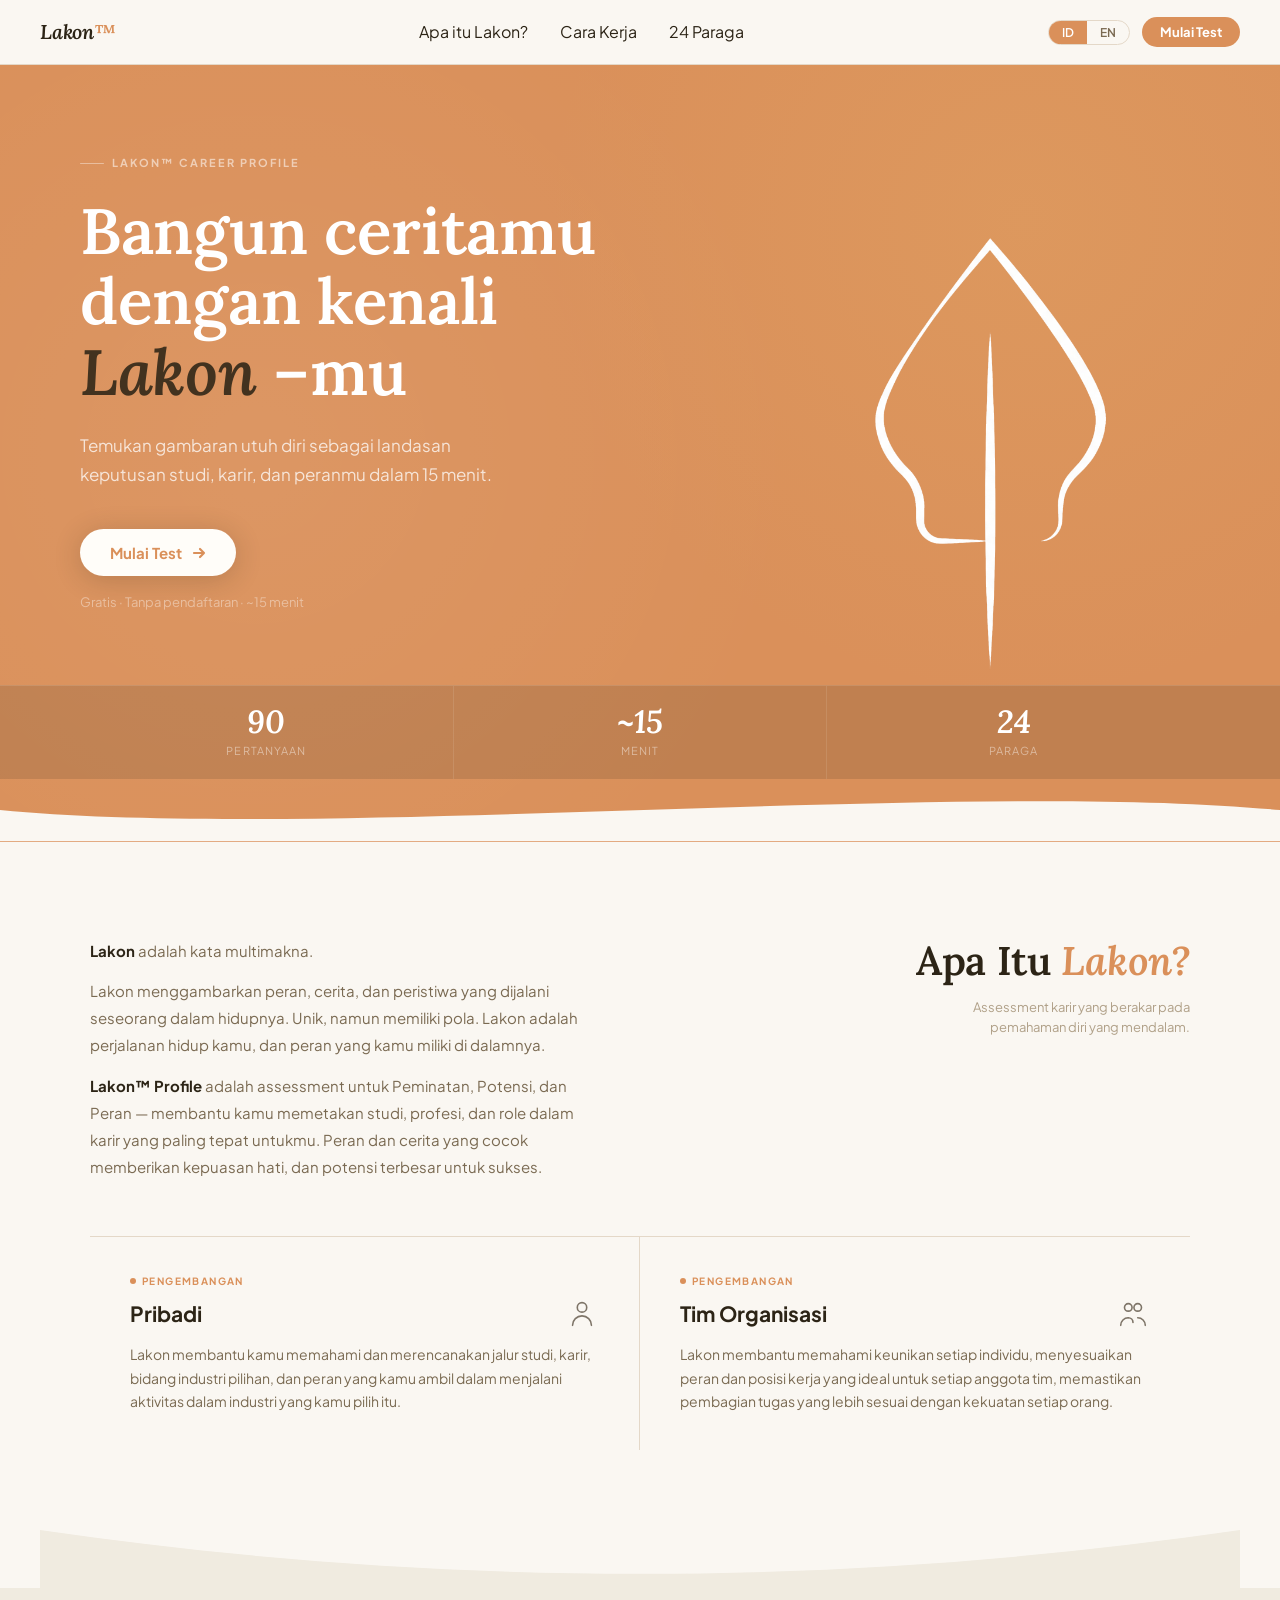
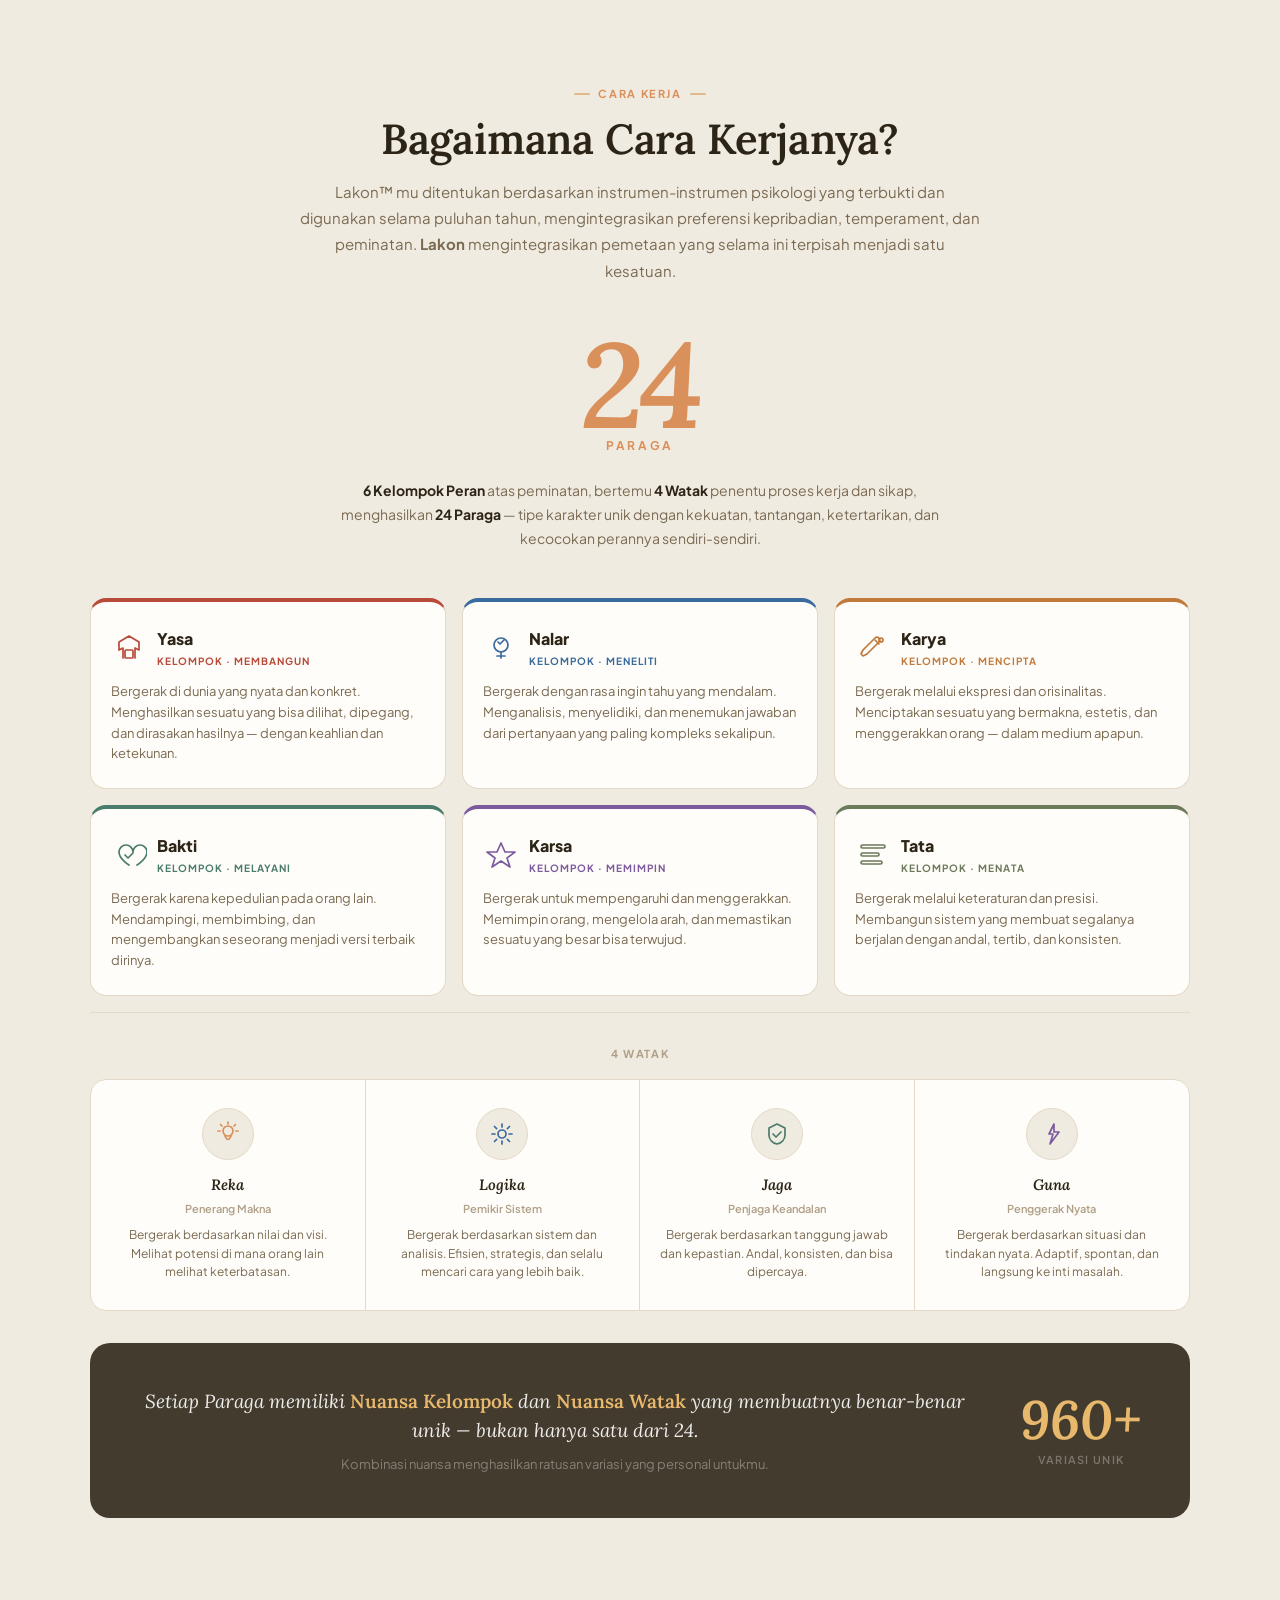
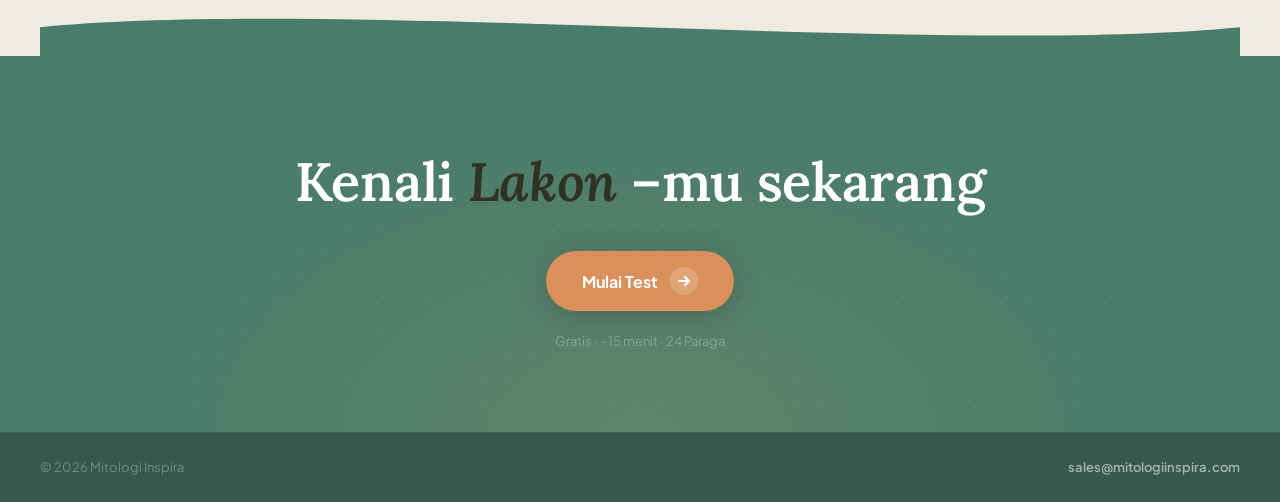
<file: lakon_index_v3.html>
<!DOCTYPE html>
<html lang="id">
<head>
<meta charset="UTF-8">
<meta name="viewport" content="width=device-width, initial-scale=1.0">
<meta name="description" content="Lakon™ Career Profile — Assessment karir yang menggabungkan cara kamu bergerak dengan bidang yang benar-benar menarik bagimu.">
<meta name="theme-color" content="#C17A3C">
<title>Lakon™ — Career Profile Assessment</title>
<link rel="icon" type="image/png" href="/images/lakon-favicon.png">
<link rel="apple-touch-icon" href="/images/lakon-favicon.png">

<link rel="preconnect" href="https://fonts.googleapis.com">
<link rel="preconnect" href="https://fonts.gstatic.com" crossorigin>
<link href="https://fonts.googleapis.com/css2?family=Plus+Jakarta+Sans:ital,opsz,wght@0,9..40,300;0,9..40,400;0,9..40,500;0,9..40,600;0,9..40,700;0,9..40,800&family=Lora:ital,wght@0,400;0,600;1,400;1,600&display=swap" rel="stylesheet">
<link rel="stylesheet" href="lakon_styles_v3.css">
</head>
<body>

<!-- ═══════════════════════════════════════════════════
     SCREEN 1 — LANDING
═══════════════════════════════════════════════════ -->
<div id="screen-landing" class="screen active">

  <!-- NAV -->
  <nav class="nav">
    <div class="nav-logo">Lakon<em>™</em></div>
    <div class="nav-links">
      <a class="nav-link" href="#apa-lakon">Apa itu Lakon?</a>
      <a class="nav-link" href="#cara-kerja">Cara Kerja</a>
      <a class="nav-link" href="#paraga">24 Paraga</a>
    </div>
    <div class="nav-right">
      <div class="lang-toggle">
        <button class="lang-btn on" onclick="setLang('id')">ID</button>
        <button class="lang-btn" onclick="setLang('en')">EN</button>
      </div>
      <button class="nav-cta" onclick="goToAssessment()"
        data-id="Mulai Test" data-en="Take the Test">Mulai Test</button>
    </div>
  </nav>

  <!-- HERO -->
  <div class="hero-bg">
    <div class="hero-inner">
      <div class="hero-text">
        <div class="hero-overline">
          <div class="hero-overline-line"></div>
          Lakon™ Career Profile
        </div>
        <h1 class="hero-h">
          <span data-id="Bangun ceritamu" data-en="Build your story">Bangun ceritamu</span><br>
          <span data-id="dengan kenali" data-en="by discovering">dengan kenali</span><br>
          <span class="lakon-word">Lakon</span> –mu
        </h1>
        <p class="hero-sub"
          data-id="Temukan gambaran utuh diri sebagai landasan keputusan studi, karir, dan peranmu dalam 15 menit."
          data-en="Discover a complete picture of yourself as the foundation for your study, career, and role decisions — in 15 minutes.">
          Temukan gambaran utuh diri sebagai landasan keputusan studi, karir, dan peranmu dalam 15 menit.
        </p>
        <button class="hero-btn" onclick="goToAssessment()">
          <span data-id="Mulai Test" data-en="Take the Test">Mulai Test</span>
          <svg width="14" height="14" viewBox="0 0 14 14" fill="none" stroke="currentColor" stroke-width="2.2" stroke-linecap="round" stroke-linejoin="round">
            <path d="M2 7h10M8 3l4 4-4 4"/>
          </svg>
        </button>
        <span class="hero-meta"
          data-id="Gratis · Tanpa pendaftaran · ~15 menit"
          data-en="Free · No sign-up · ~15 minutes">
          Gratis · Tanpa pendaftaran · ~15 menit
        </span>
      </div>
      <!-- Hero image: mix-blend-mode removes black bg, white lineart shows on orange -->
      <div class="hero-illus">
        <img class="hero-img" src="images/hero-image.png" alt="Lakon wayang maskot">
      </div>
    </div>

    <!-- Stats bar -->
    <div class="hero-stats">
      <div class="hero-stats-inner">
        <div class="hero-stat">
          <div class="hero-stat-n">90</div>
          <div class="hero-stat-l" data-id="Pertanyaan" data-en="Questions">Pertanyaan</div>
        </div>
        <div class="hero-stat">
          <div class="hero-stat-n">~15</div>
          <div class="hero-stat-l" data-id="Menit" data-en="Minutes">Menit</div>
        </div>
        <div class="hero-stat">
          <div class="hero-stat-n">24</div>
          <div class="hero-stat-l" data-id="Paraga" data-en="Profiles">Paraga</div>
        </div>
      </div>
    </div>

    <!-- Wave amber → cream: SVG directly on hero-bg so no white gaps at edges -->
    <svg style="display:block;width:100%;background:var(--amber);margin-bottom:-1px" viewBox="0 0 1440 70" xmlns="http://www.w3.org/2000/svg" preserveAspectRatio="none">
      <path d="M0 35 C360 70 1080 0 1440 35 L1440 70 L0 70 Z" fill="#FAF7F2"/>
    </svg>
  </div>

  <!-- APA ITU LAKON -->
  <section class="apa-section" id="apa-lakon">
    <div class="apa-inner">
      <div class="apa-grid">
        <div class="apa-lore">
          <p><strong>Lakon</strong> <span data-id="adalah kata multimakna." data-en="is a word of many meanings.">adalah kata multimakna.</span></p>
          <p data-id="Lakon menggambarkan peran, cerita, dan peristiwa yang dijalani seseorang dalam hidupnya. Unik, namun memiliki pola. Lakon adalah perjalanan hidup kamu, dan peran yang kamu miliki di dalamnya."
             data-en="Lakon describes the role, story, and events a person lives through. Unique, yet patterned. Lakon is your life journey, and the role you hold within it.">
            Lakon menggambarkan peran, cerita, dan peristiwa yang dijalani seseorang dalam hidupnya. Unik, namun memiliki pola. Lakon adalah perjalanan hidup kamu, dan peran yang kamu miliki di dalamnya.
          </p>
          <p><strong>Lakon™ Profile</strong> <span
            data-id="adalah assessment untuk Peminatan, Potensi, dan Peran — membantu kamu memetakan studi, profesi, dan role dalam karir yang paling tepat untukmu. Peran dan cerita yang cocok memberikan kepuasan hati, dan potensi terbesar untuk sukses."
            data-en="is an assessment for Interests, Potential, and Role — helping you map the study, profession, and career role that fits you best. The right role and story bring fulfillment and the greatest potential for success.">
            adalah assessment untuk Peminatan, Potensi, dan Peran — membantu kamu memetakan studi, profesi, dan role dalam karir yang paling tepat untukmu. Peran dan cerita yang cocok memberikan kepuasan hati, dan potensi terbesar untuk sukses.
          </span></p>
        </div>
        <div class="apa-heading-col">
          <h2 class="apa-heading">
            <span data-id="Apa Itu" data-en="What Is">Apa Itu</span>
            <em> Lakon?</em>
          </h2>
          <p class="apa-heading-sub"
            data-id="Assessment karir yang berakar pada pemahaman diri yang mendalam."
            data-en="A career assessment rooted in deep self-understanding.">
            Assessment karir yang berakar pada pemahaman diri yang mendalam.
          </p>
        </div>
      </div>

      <div class="apa-cards">
        <div class="apa-card">
          <div class="apa-card-tag" data-id="Pengembangan" data-en="Development">Pengembangan</div>
          <div class="apa-card-title">
            <span data-id="Pribadi" data-en="Personal">Pribadi</span>
            <svg class="apa-icon" viewBox="0 0 36 36" fill="none" stroke="currentColor" stroke-width="1.7" stroke-linecap="round" stroke-linejoin="round">
              <circle cx="18" cy="11" r="5"/>
              <path d="M8 30c0-5.52 4.48-10 10-10s10 4.48 10 10"/>
            </svg>
          </div>
          <div class="apa-card-body"
            data-id="Lakon membantu kamu memahami dan merencanakan jalur studi, karir, bidang industri pilihan, dan peran yang kamu ambil dalam menjalani aktivitas dalam industri yang kamu pilih itu."
            data-en="Lakon helps you understand and plan your study path, career, chosen industry, and the role you take within the industry you choose.">
            Lakon membantu kamu memahami dan merencanakan jalur studi, karir, bidang industri pilihan, dan peran yang kamu ambil dalam menjalani aktivitas dalam industri yang kamu pilih itu.
          </div>
        </div>
        <div class="apa-card">
          <div class="apa-card-tag" data-id="Pengembangan" data-en="Development">Pengembangan</div>
          <div class="apa-card-title">
            <span data-id="Tim Organisasi" data-en="Team & Organisation">Tim Organisasi</span>
            <svg class="apa-icon" viewBox="0 0 36 36" fill="none" stroke="currentColor" stroke-width="1.7" stroke-linecap="round" stroke-linejoin="round">
              <circle cx="13" cy="11" r="4"/>
              <circle cx="23" cy="11" r="4"/>
              <path d="M5 30c0-4.42 3.58-8 8-8"/>
              <path d="M23 22c4.42 0 8 3.58 8 8"/>
              <path d="M13 22c2.76 0 5 2.24 5 5"/>
            </svg>
          </div>
          <div class="apa-card-body"
            data-id="Lakon membantu memahami keunikan setiap individu, menyesuaikan peran dan posisi kerja yang ideal untuk setiap anggota tim, memastikan pembagian tugas yang lebih sesuai dengan kekuatan setiap orang."
            data-en="Lakon helps understand each individual's uniqueness, match ideal roles for every team member, and ensure task distribution that aligns with each person's strengths.">
            Lakon membantu memahami keunikan setiap individu, menyesuaikan peran dan posisi kerja yang ideal untuk setiap anggota tim, memastikan pembagian tugas yang lebih sesuai dengan kekuatan setiap orang.
          </div>
        </div>
      </div>
    </div>

    <svg style="display:block;width:100%;background:var(--cream);margin-top:5rem;margin-bottom:-1px" viewBox="0 0 1440 70" xmlns="http://www.w3.org/2000/svg" preserveAspectRatio="none">
      <path d="M0 0 C480 70 960 70 1440 0 L1440 70 L0 70 Z" fill="#F0EBE0"/>
    </svg>
  </section>

  <!-- CARA KERJA + 24 PARAGA -->
  <section class="cara-section" id="cara-kerja">
    <div class="cara-inner">
      <div class="section-overline" data-id="Cara Kerja" data-en="How It Works">Cara Kerja</div>
      <h2 class="section-h" data-id="Bagaimana Cara Kerjanya?" data-en="How Does It Work?">Bagaimana Cara Kerjanya?</h2>
      <p class="section-body"
        data-id="Lakon™ mu ditentukan berdasarkan instrumen-instrumen psikologi yang terbukti dan digunakan selama puluhan tahun, mengintegrasikan preferensi kepribadian, temperament, dan peminatan. Lakon mengintegrasikan pemetaan yang selama ini terpisah menjadi satu kesatuan."
        data-en="Your Lakon™ is determined by proven psychological instruments used for decades, integrating personality preferences, temperament, and interests. Lakon integrates what has long been separate into one unified picture.">
        Lakon™ mu ditentukan berdasarkan instrumen-instrumen psikologi yang terbukti dan digunakan selama puluhan tahun, mengintegrasikan preferensi kepribadian, temperament, dan peminatan. <strong>Lakon</strong> mengintegrasikan pemetaan yang selama ini terpisah menjadi satu kesatuan.
      </p>

      <div class="big-num-wrap">
        <div class="big-num">24</div>
        <div class="big-num-label">Paraga</div>
      </div>
      <p class="cara-tagline">
        <strong data-id="6 Kelompok Peran" data-en="6 Interest Groups">6 Kelompok Peran</strong>
        <span data-id=" atas peminatan, bertemu " data-en=" based on interests, meet "> atas peminatan, bertemu </span>
        <strong data-id="4 Watak" data-en="4 Character Types">4 Watak</strong>
        <span data-id=" penentu proses kerja dan sikap, menghasilkan " data-en=" that determine work process and attitude, producing "> penentu proses kerja dan sikap, menghasilkan </span>
        <strong>24 Paraga</strong>
        <span data-id=" — tipe karakter unik dengan kekuatan, tantangan, ketertarikan, dan kecocokan perannya sendiri-sendiri." data-en=" — unique character types with their own strengths, challenges, interests, and role fit."> — tipe karakter unik dengan kekuatan, tantangan, ketertarikan, dan kecocokan perannya sendiri-sendiri.</span>
      </p>

      <!-- 6 Kelompok row 1 -->
      <div class="kel-grid" id="paraga">
        <div class="kel-card k-yasa">
          <div class="kel-head">
            <svg class="kel-icon" viewBox="0 0 36 36" fill="none" stroke="var(--yasa)" stroke-width="1.7" stroke-linecap="round" stroke-linejoin="round">
              <path d="M12 28V18l-4 2V12l10-6 10 6v8l-4-2v10"/><rect x="14" y="20" width="8" height="8" rx="1"/>
            </svg>
            <div>
              <div class="kel-name">Yasa</div>
              <div class="kel-sub kel-sub-yasa" data-id="Kelompok · Membangun" data-en="Group · Building">Kelompok · Membangun</div>
            </div>
          </div>
          <div class="kel-desc"
            data-id="Bergerak di dunia yang nyata dan konkret. Menghasilkan sesuatu yang bisa dilihat, dipegang, dan dirasakan hasilnya — dengan keahlian dan ketekunan."
            data-en="Moves in the real and concrete world. Produces something that can be seen, held, and felt — with skill and dedication.">
            Bergerak di dunia yang nyata dan konkret. Menghasilkan sesuatu yang bisa dilihat, dipegang, dan dirasakan hasilnya — dengan keahlian dan ketekunan.
          </div>
        </div>
        <div class="kel-card k-nalar">
          <div class="kel-head">
            <svg class="kel-icon" viewBox="0 0 36 36" fill="none" stroke="var(--nalar)" stroke-width="1.7" stroke-linecap="round" stroke-linejoin="round">
              <circle cx="18" cy="15" r="7"/><path d="M18 22v6M14 26h8"/><path d="M15 12l2 2 4-4"/>
            </svg>
            <div>
              <div class="kel-name">Nalar</div>
              <div class="kel-sub kel-sub-nalar" data-id="Kelompok · Meneliti" data-en="Group · Investigating">Kelompok · Meneliti</div>
            </div>
          </div>
          <div class="kel-desc"
            data-id="Bergerak dengan rasa ingin tahu yang mendalam. Menganalisis, menyelidiki, dan menemukan jawaban dari pertanyaan yang paling kompleks sekalipun."
            data-en="Moves with deep curiosity. Analyzes, investigates, and finds answers to even the most complex questions.">
            Bergerak dengan rasa ingin tahu yang mendalam. Menganalisis, menyelidiki, dan menemukan jawaban dari pertanyaan yang paling kompleks sekalipun.
          </div>
        </div>
        <div class="kel-card k-karya">
          <div class="kel-head">
            <svg class="kel-icon" viewBox="0 0 36 36" fill="none" stroke="var(--karya)" stroke-width="1.7" stroke-linecap="round" stroke-linejoin="round">
              <path d="M8 26l4-2 12-12a2.83 2.83 0 00-4-4L8 20l-2 4z"/><path d="M20 10l4 4"/><circle cx="26" cy="10" r="2"/>
            </svg>
            <div>
              <div class="kel-name">Karya</div>
              <div class="kel-sub kel-sub-karya" data-id="Kelompok · Mencipta" data-en="Group · Creating">Kelompok · Mencipta</div>
            </div>
          </div>
          <div class="kel-desc"
            data-id="Bergerak melalui ekspresi dan orisinalitas. Menciptakan sesuatu yang bermakna, estetis, dan menggerakkan orang — dalam medium apapun."
            data-en="Moves through expression and originality. Creates something meaningful, aesthetic, and moving — in any medium.">
            Bergerak melalui ekspresi dan orisinalitas. Menciptakan sesuatu yang bermakna, estetis, dan menggerakkan orang — dalam medium apapun.
          </div>
        </div>
      </div>

      <!-- 6 Kelompok row 2 -->
      <div class="kel-grid">
        <div class="kel-card k-bakti">
          <div class="kel-head">
            <svg class="kel-icon" viewBox="0 0 36 36" fill="none" stroke="var(--bakti)" stroke-width="1.7" stroke-linecap="round" stroke-linejoin="round">
              <path d="M18 28s-10-6-10-13a7 7 0 0114 0 7 7 0 0114 0c0 7-10 13-10 13"/><path d="M14 18l3 3 5-5"/>
            </svg>
            <div>
              <div class="kel-name">Bakti</div>
              <div class="kel-sub kel-sub-bakti" data-id="Kelompok · Melayani" data-en="Group · Serving">Kelompok · Melayani</div>
            </div>
          </div>
          <div class="kel-desc"
            data-id="Bergerak karena kepedulian pada orang lain. Mendampingi, membimbing, dan mengembangkan seseorang menjadi versi terbaik dirinya."
            data-en="Moves through care for others. Accompanies, guides, and develops someone into their best self.">
            Bergerak karena kepedulian pada orang lain. Mendampingi, membimbing, dan mengembangkan seseorang menjadi versi terbaik dirinya.
          </div>
        </div>
        <div class="kel-card k-karsa">
          <div class="kel-head">
            <svg class="kel-icon" viewBox="0 0 36 36" fill="none" stroke="var(--karsa)" stroke-width="1.7" stroke-linecap="round" stroke-linejoin="round">
              <polygon points="18,6 22,15 32,15 24,21 27,30 18,24 9,30 12,21 4,15 14,15"/>
            </svg>
            <div>
              <div class="kel-name">Karsa</div>
              <div class="kel-sub kel-sub-karsa" data-id="Kelompok · Memimpin" data-en="Group · Leading">Kelompok · Memimpin</div>
            </div>
          </div>
          <div class="kel-desc"
            data-id="Bergerak untuk mempengaruhi dan menggerakkan. Memimpin orang, mengelola arah, dan memastikan sesuatu yang besar bisa terwujud."
            data-en="Moves to influence and drive. Leads people, manages direction, and ensures great things come to fruition.">
            Bergerak untuk mempengaruhi dan menggerakkan. Memimpin orang, mengelola arah, dan memastikan sesuatu yang besar bisa terwujud.
          </div>
        </div>
        <div class="kel-card k-tata">
          <div class="kel-head">
            <svg class="kel-icon" viewBox="0 0 36 36" fill="none" stroke="var(--tata)" stroke-width="1.7" stroke-linecap="round" stroke-linejoin="round">
              <rect x="6" y="8" width="24" height="3" rx="1.5"/><rect x="6" y="16" width="18" height="3" rx="1.5"/><rect x="6" y="24" width="21" height="3" rx="1.5"/>
            </svg>
            <div>
              <div class="kel-name">Tata</div>
              <div class="kel-sub kel-sub-tata" data-id="Kelompok · Menata" data-en="Group · Organising">Kelompok · Menata</div>
            </div>
          </div>
          <div class="kel-desc"
            data-id="Bergerak melalui keteraturan dan presisi. Membangun sistem yang membuat segalanya berjalan dengan andal, tertib, dan konsisten."
            data-en="Moves through order and precision. Builds systems that make everything run reliably, neatly, and consistently.">
            Bergerak melalui keteraturan dan presisi. Membangun sistem yang membuat segalanya berjalan dengan andal, tertib, dan konsisten.
          </div>
        </div>
      </div>

      <!-- 4 Watak -->
      <div class="watak-wrap">
        <div class="watak-label" data-id="4 Watak" data-en="4 Character Types">4 Watak</div>
        <div class="watak-grid">
          <div class="watak-card">
            <div class="watak-icon">
              <svg width="26" height="26" viewBox="0 0 26 26" fill="none" stroke="var(--amber)" stroke-width="1.7" stroke-linecap="round">
                <circle cx="13" cy="10" r="5"/>
                <line x1="13" y1="3" x2="13" y2="1"/><line x1="19" y1="5" x2="20.5" y2="3.5"/>
                <line x1="7" y1="5" x2="5.5" y2="3.5"/><line x1="21" y1="10" x2="23" y2="10"/><line x1="5" y1="10" x2="3" y2="10"/>
                <path d="M10 15 Q13 22 16 15"/>
              </svg>
            </div>
            <div class="watak-name">Reka</div>
            <span class="watak-tagline" data-id="Penerang Makna" data-en="Meaning Illuminator">Penerang Makna</span>
            <div class="watak-desc" data-id="Bergerak berdasarkan nilai dan visi. Melihat potensi di mana orang lain melihat keterbatasan." data-en="Moves based on values and vision. Sees potential where others see limitation.">Bergerak berdasarkan nilai dan visi. Melihat potensi di mana orang lain melihat keterbatasan.</div>
          </div>
          <div class="watak-card">
            <div class="watak-icon">
              <svg width="26" height="26" viewBox="0 0 26 26" fill="none" stroke="var(--nalar)" stroke-width="1.7" stroke-linecap="round">
                <circle cx="13" cy="13" r="4"/>
                <path d="M13 3v3M13 20v3M3 13h3M20 13h3M5.5 5.5l2.1 2.1M18.4 18.4l2.1 2.1M20.5 5.5l-2.1 2.1M7.6 18.4l-2.1 2.1"/>
              </svg>
            </div>
            <div class="watak-name">Logika</div>
            <span class="watak-tagline" data-id="Pemikir Sistem" data-en="Systems Thinker">Pemikir Sistem</span>
            <div class="watak-desc" data-id="Bergerak berdasarkan sistem dan analisis. Efisien, strategis, dan selalu mencari cara yang lebih baik." data-en="Moves based on systems and analysis. Efficient, strategic, and always seeking a better way.">Bergerak berdasarkan sistem dan analisis. Efisien, strategis, dan selalu mencari cara yang lebih baik.</div>
          </div>
          <div class="watak-card">
            <div class="watak-icon">
              <svg width="26" height="26" viewBox="0 0 26 26" fill="none" stroke="var(--bakti)" stroke-width="1.7" stroke-linecap="round" stroke-linejoin="round">
                <path d="M13 3L21 7v7c0 4.5-3.5 8-8 9-4.5-1-8-4.5-8-9V7z"/><path d="M9 13l3 3 5-5"/>
              </svg>
            </div>
            <div class="watak-name">Jaga</div>
            <span class="watak-tagline" data-id="Penjaga Keandalan" data-en="Reliability Guardian">Penjaga Keandalan</span>
            <div class="watak-desc" data-id="Bergerak berdasarkan tanggung jawab dan kepastian. Andal, konsisten, dan bisa dipercaya." data-en="Moves based on responsibility and certainty. Reliable, consistent, and trustworthy.">Bergerak berdasarkan tanggung jawab dan kepastian. Andal, konsisten, dan bisa dipercaya.</div>
          </div>
          <div class="watak-card">
            <div class="watak-icon">
              <svg width="26" height="26" viewBox="0 0 26 26" fill="none" stroke="var(--karsa)" stroke-width="1.7" stroke-linecap="round" stroke-linejoin="round">
                <path d="M15 3l-5 10h4l-3 10 9-12h-5z"/>
              </svg>
            </div>
            <div class="watak-name">Guna</div>
            <span class="watak-tagline" data-id="Penggerak Nyata" data-en="Real-World Mover">Penggerak Nyata</span>
            <div class="watak-desc" data-id="Bergerak berdasarkan situasi dan tindakan nyata. Adaptif, spontan, dan langsung ke inti masalah." data-en="Moves based on real situations and action. Adaptive, spontaneous, and straight to the core.">Bergerak berdasarkan situasi dan tindakan nyata. Adaptif, spontan, dan langsung ke inti masalah.</div>
          </div>
        </div>
      </div>

      <!-- Nuance block -->
      <div class="nuance-block">
        <div>
          <div class="nuance-text">
            <span data-id="Setiap Paraga memiliki " data-en="Every Paraga has ">Setiap Paraga memiliki </span>
            <em data-id="Nuansa Kelompok" data-en="Group Nuance">Nuansa Kelompok</em>
            <span data-id=" dan " data-en=" and "> dan </span>
            <em data-id="Nuansa Watak" data-en="Character Nuance">Nuansa Watak</em>
            <span data-id=" yang membuatnya benar-benar unik — bukan hanya satu dari 24." data-en=" that make it truly unique — not just one of 24."> yang membuatnya benar-benar unik — bukan hanya satu dari 24.</span>
          </div>
          <div class="nuance-sub" data-id="Kombinasi nuansa menghasilkan ratusan variasi yang personal untukmu." data-en="Nuance combinations produce hundreds of variations that are personal to you.">Kombinasi nuansa menghasilkan ratusan variasi yang personal untukmu.</div>
        </div>
        <div class="nuance-stat">
          <div class="nuance-stat-num">960+</div>
          <div class="nuance-stat-lbl" data-id="variasi unik" data-en="unique variations">variasi unik</div>
        </div>
      </div>
    </div>

    <svg style="display:block;width:100%;background:var(--linen);margin-top:5rem;margin-bottom:-1px" viewBox="0 0 1440 70" xmlns="http://www.w3.org/2000/svg" preserveAspectRatio="none">
      <path d="M0 35 C360 0 1080 70 1440 35 L1440 70 L0 70 Z" fill="#4A7C6B"/>
    </svg>
  </section>

  <!-- CTA FINAL -->
  <section class="cta-section">
    <h2 class="cta-h">
      <span data-id="Kenali " data-en="Discover your ">Kenali </span>
      <em>Lakon</em>
      <span data-id=" –mu sekarang" data-en=" now"> –mu sekarang</span>
    </h2>
    <button class="cta-btn" onclick="goToAssessment()">
      <span data-id="Mulai Test" data-en="Take the Test">Mulai Test</span>
      <span class="cta-btn-arrow">
        <svg width="14" height="14" viewBox="0 0 14 14" fill="none" stroke="currentColor" stroke-width="2.2" stroke-linecap="round" stroke-linejoin="round">
          <path d="M2 7h10M8 3l4 4-4 4"/>
        </svg>
      </span>
    </button>
    <span class="cta-note" data-id="Gratis · ~15 menit · 24 Paraga" data-en="Free · ~15 minutes · 24 Profiles">Gratis · ~15 menit · 24 Paraga</span>
  </section>

  <!-- FOOTER -->
  <footer class="site-footer">
    <span>© 2026 Mitologi Inspira</span>
    <a href="mailto:sales@mitologiinspira.com">sales@mitologiinspira.com</a>
  </footer>

</div><!-- /screen-landing -->


<!-- ═══════════════════════════════════════════════════
     SCREEN 2 — ASSESSMENT
═══════════════════════════════════════════════════ -->
<div id="screen-assessment" class="screen">

  <nav class="nav">
    <div class="nav-logo">Lakon<em>™</em></div>
    <div class="nav-right">
      <div class="lang-toggle">
        <button class="lang-btn on" onclick="setLang('id')">ID</button>
        <button class="lang-btn" onclick="setLang('en')">EN</button>
      </div>
    </div>
  </nav>

  <div class="progress-bar">
    <div class="progress-fill" id="prog-fill"></div>
  </div>
  <div class="progress-meta">
    <span id="prog-section-label"></span>
    <strong id="prog-pct">0%</strong>
  </div>

  <!-- Questions injected by JS -->
  <div id="q-mount"></div>

  <div class="q-nav">
    <div class="q-nav-inner">
      <button class="btn-back" id="btn-back" onclick="prevPage()" disabled>
        ← <span data-id="Kembali" data-en="Back">Kembali</span>
      </button>
      <button class="btn-fwd" id="btn-fwd" onclick="nextPage()">
        <span id="btn-fwd-lbl" data-id="Lanjut" data-en="Next">Lanjut</span> →
      </button>
    </div>
  </div>

</div><!-- /screen-assessment -->


<!-- ═══════════════════════════════════════════════════
     SCREEN 3 — RESULT
═══════════════════════════════════════════════════ -->
<div id="screen-result" class="screen">

  <nav class="nav">
    <div class="nav-logo">Lakon<em>™</em></div>
    <div class="nav-right">
      <div class="lang-toggle">
        <button class="lang-btn on" onclick="setLang('id')">ID</button>
        <button class="lang-btn" onclick="setLang('en')">EN</button>
      </div>
    </div>
  </nav>

  <!-- Result hero -->
  <div class="result-hero">
    <div class="result-hero-inner">
      <div class="result-illus">
        <div style="font-size:32px;opacity:.15">✦</div>
        <div class="result-illus-placeholder" data-id="Ilustrasi Paraga" data-en="Paraga Illustration">Ilustrasi Paraga</div>
      </div>
      <div>
        <div class="result-eyebrow" data-id="Paraga-mu" data-en="Your Paraga">Paraga-mu</div>
        <div class="result-name" id="r-name">—</div>
        <div class="result-sub" id="r-sub">—</div>
        <div class="result-tags" id="r-tags"></div>
        <div class="good-fit-wrap" id="r-good-fit"></div>
      </div>
    </div>
  </div>

  <!-- Kelompok graph -->
  <div class="result-graph" id="r-kelompok-graph"></div>

  <!-- Free content -->
  <div class="result-body">

    <div class="result-section">
      <div class="result-section-h" data-id="Profil" data-en="Profile">Profil</div>
      <p class="result-text" id="r-overview"></p>
    </div>

    <div class="result-section">
      <div class="result-section-h" data-id="Kekuatan Utama" data-en="Key Strengths">Kekuatan Utama</div>
      <ul class="strength-list" id="r-kekuatan"></ul>
    </div>

    <div class="result-section">
      <div class="result-section-h" data-id="Lingkungan Ideal" data-en="Ideal Environment">Lingkungan Ideal</div>
      <p class="result-text" id="r-lingkungan"></p>
    </div>

    <div class="result-section">
      <div class="result-section-h" data-id="4 Dimensi Cara Bergerak" data-en="4 Movement Dimensions">4 Dimensi Cara Bergerak</div>
      <div id="dim-bars"></div>
    </div>

    <div class="result-section result-blurred">
      <div class="result-section-h" data-id="Arah Karir" data-en="Career Direction">Arah Karir</div>
      <p class="result-text">Creative Director · Brand Strategist · Experience Designer · Cultural Producer · Social Entrepreneur · Platform Builder · Content Creator · Arts Educator · Innovation Lead</p>
      <div class="blur-lock">
        <div class="lock-icon">🔒</div>
        <div class="lock-text" data-id="Buka laporan lengkap untuk melihat insight ini" data-en="Unlock the full report to see this insight">Buka laporan lengkap untuk melihat insight ini</div>
      </div>
    </div>

    <div class="result-section result-blurred">
      <div class="result-section-h" data-id="Risiko Misalignment" data-en="Misalignment Risk">Risiko Misalignment</div>
      <p class="result-text">Peran yang sangat prosedural, compliance-heavy, atau back-office akan memotong semua sumber energimu sekaligus. Bukan karena tidak mampu, tapi karena iramamu akan terus bertabrakan dengan tuntutan lingkungan itu.</p>
      <div class="blur-lock">
        <div class="lock-icon">🔒</div>
        <div class="lock-text" data-id="Buka laporan lengkap untuk melihat insight ini" data-en="Unlock the full report to see this insight">Buka laporan lengkap untuk melihat insight ini</div>
      </div>
    </div>

    <div class="result-section result-blurred">
      <div class="result-section-h" data-id="Arah Studi" data-en="Study Direction">Arah Studi</div>
      <p class="result-text">Ilmu Komunikasi · Desain Komunikasi Visual · Film &amp; Media · Psikologi · Creative Writing · Brand Management · Arts Education · Social Entrepreneurship</p>
      <div class="blur-lock">
        <div class="lock-icon">🔒</div>
        <div class="lock-text" data-id="Buka laporan lengkap untuk melihat insight ini" data-en="Unlock the full report to see this insight">Buka laporan lengkap untuk melihat insight ini</div>
      </div>
    </div>

  </div><!-- /result-body -->

  <!-- Upsell -->
  <div class="upsell-section">
    <div class="upsell-inner">
      <h2 class="upsell-h" data-id="Dapatkan gambaran lengkap tentang Lakon-mu." data-en="Get the full picture of your Lakon.">Dapatkan gambaran lengkap tentang Lakon-mu.</h2>
      <p class="upsell-sub" data-id="Buka laporan penuh atau sesi konsultasi langsung dengan konsultan kami." data-en="Unlock the full report or a live consultation session with our consultants.">Buka laporan penuh atau sesi konsultasi langsung dengan konsultan kami.</p>

      <div class="upsell-grid">
        <div class="upsell-card">
          <div class="upsell-card-header">
            <div class="upsell-card-name">Lakon Career Report™</div>
            <div class="upsell-card-sub" data-id="Laporan PDF lengkap · Dikirim ke email" data-en="Full PDF report · Delivered to your email">Laporan PDF lengkap · Dikirim ke email</div>
          </div>
          <div class="upsell-card-body">
            <ul class="upsell-features">
              <li class="upsell-feature" data-id="Analisis lengkap 4 Dimensi & 6 Kelompok" data-en="Full analysis of 4 Dimensions & 6 Groups">Analisis lengkap 4 Dimensi & 6 Kelompok</li>
              <li class="upsell-feature" data-id="Arah karir & jalur studi yang spesifik" data-en="Specific career direction & study paths">Arah karir & jalur studi yang spesifik</li>
              <li class="upsell-feature" data-id="Lingkungan ideal & risiko misalignment lengkap" data-en="Full ideal environment & misalignment risks">Lingkungan ideal & risiko misalignment lengkap</li>
              <li class="upsell-feature" data-id="Narasi Janturan yang mendalam" data-en="In-depth Janturan narrative">Narasi Janturan yang mendalam</li>
              <li class="upsell-feature" data-id="Peran dalam industri & apa yang kamu bawa ke tim" data-en="Role in industry & what you bring to a team">Peran dalam industri & apa yang kamu bawa ke tim</li>
            </ul>
            <div class="upsell-price">Rp 149.000 <span data-id="/ laporan" data-en="/ report">/ laporan</span></div>
            <button class="btn-upsell outline" onclick="handleUpsell('report')" data-id="Beli Report →" data-en="Buy Report →">Beli Report →</button>
          </div>
        </div>

        <div class="upsell-card featured">
          <div class="upsell-card-header">
            <div class="upsell-card-name" data-id="Report + Sesi Konsultasi" data-en="Report + Consultation Session">Report + Sesi Konsultasi</div>
            <div class="upsell-card-sub" data-id="Paling lengkap · Rekomendasi personal" data-en="Most complete · Personal recommendations">Paling lengkap · Rekomendasi personal</div>
          </div>
          <div class="upsell-card-body">
            <ul class="upsell-features">
              <li class="upsell-feature" data-id="Semua yang ada di Career Report" data-en="Everything in Career Report">Semua yang ada di Career Report</li>
              <li class="upsell-feature" data-id="Sesi 60 menit dengan konsultan Lakon" data-en="60-minute session with a Lakon consultant">Sesi 60 menit dengan konsultan Lakon</li>
              <li class="upsell-feature" data-id="Action plan karir yang dipersonalisasi" data-en="Personalized career action plan">Action plan karir yang dipersonalisasi</li>
              <li class="upsell-feature" data-id="Follow-up 30 hari via email" data-en="30-day follow-up via email">Follow-up 30 hari via email</li>
            </ul>
            <div class="upsell-price">Rp 499.000 <span data-id="/ paket" data-en="/ package">/ paket</span></div>
            <button class="btn-upsell" onclick="handleUpsell('bundle')" data-id="Pesan Paket Lengkap →" data-en="Order Full Package →">Pesan Paket Lengkap →</button>
          </div>
        </div>
      </div>

      <div class="upsell-footer">
        <span data-id="Pertanyaan? " data-en="Questions? ">Pertanyaan? </span>
        <a href="mailto:sales@mitologiinspira.com">sales@mitologiinspira.com</a>
      </div>
    </div>
  </div>

</div><!-- /screen-result -->

<!-- Toast -->
<div class="toast" id="toast"></div>

<!-- Upsell handler -->
<script>
function handleUpsell(type) {
  const urls = {
    report: 'mailto:sales@mitologiinspira.com?subject=Lakon Career Report&body=Halo, saya tertarik untuk membeli Lakon Career Report.',
    bundle: 'mailto:sales@mitologiinspira.com?subject=Lakon Report + Konsultasi&body=Halo, saya tertarik untuk memesan paket Report + Sesi Konsultasi.',
  };
  window.location.href = urls[type] || urls.report;
}
</script>

<script src="lakon_app_v2.js"></script>

</body>
</html>
</file>
<file: styles.css>
/* ═══════════════════════════════════════════════════════════════
   LAKON™ CAREER PROFILE — Stylesheet v3.0
   Design system: Warm amber + sage, Lora + Plus Jakarta Sans
   Traditional innovation — warm, calm, wisdom, modern
═══════════════════════════════════════════════════════════════ */

/* ── TOKENS ──────────────────────────────────────────────────── */
:root {
  /* Brand */
  --amber:      #da905a;
  --amber-dk:   #9E6028;
  --amber-lt:   #F5EBD9;
  --amber-bd:   #E0BA8A;
  --amber-glow: #E8B86D;

  /* Secondary */
  --sage:       #4A7C6B;
  --sage-dk:    #355A4D;
  --sage-lt:    #E6F0EC;
  --sage-mid:   #7DAA98;

  /* Neutrals */
  --ink:        #2C2416;
  --ink-2:      #4A3E2E;
  --mid:        #7A6A52;
  --light:      #B0A088;
  --border:     #E4D8C8;
  --cream:      #FAF7F2;
  --linen:      #F0EBE0;
  --white:      #FFFDF9;

  /* 6 Kelompok */
  --yasa:       #B84A3A;
  --nalar:      #3A6B9E;
  --karya:      #C17A3C;
  --bakti:      #4A7C6B;
  --karsa:      #7B5A9E;
  --tata:       #6B7A5A;

  /* Typography */
  --serif:      'Lora', Georgia, serif;
  --sans:       'Plus Jakarta Sans', system-ui, sans-serif;

  /* Radii */
  --r:          10px;
  --r-lg:       16px;
  --r-pill:     50px;

  /* Shadows */
  --shadow-sm:  0 1px 3px rgba(44,36,22,.06), 0 4px 12px rgba(44,36,22,.06);
  --shadow-md:  0 2px 4px rgba(44,36,22,.06), 0 8px 24px rgba(44,36,22,.09);
}

/* ── RESET ───────────────────────────────────────────────────── */
*, *::before, *::after { box-sizing: border-box; margin: 0; padding: 0; }
html { scroll-behavior: smooth; font-size: 16px; }
body {
  font-family: var(--sans);
  background: var(--cream);
  color: var(--ink);
  -webkit-font-smoothing: antialiased;
  -moz-osx-font-smoothing: grayscale;
  line-height: 1.6;
  overflow-x: hidden;
}
button { font-family: var(--sans); cursor: pointer; border: none; background: none; }
input  { font-family: var(--sans); }
a { text-decoration: none; color: inherit; }
img { display: block; max-width: 100%; }
ul, ol { list-style: none; }

/* ── SCREENS ─────────────────────────────────────────────────── */
.screen { display: none; min-height: 100vh; }
.screen.active { display: block; }

/* ═══════════════════════════════════════════════════════════════
   SHARED COMPONENTS
═══════════════════════════════════════════════════════════════ */

/* Nav */
.nav {
  position: sticky; top: 0px; z-index: 200;
  height: 65px;
  background: rgba(250,247,242,.96);
  backdrop-filter: blur(12px);
  border-bottom: 1px solid var(--border);
  display: flex; align-items: center; justify-content: space-between;
  padding: 0 2.5rem;
}
.nav-logo {
  font-family: var(--serif);
  font-size: 20px; font-weight: 600; font-style: italic;
  color: var(--ink); letter-spacing: -.2px;
}
.nav-logo em { color: var(--amber); font-style: normal; }
.nav-right { display: flex; align-items: center; gap: 12px; }

/* Language toggle */
.lang-toggle {
  display: flex;
  border: 1.5px solid var(--border);
  border-radius: var(--r-pill);
  overflow: hidden;
}

.nav-links {
  display: flex;
  align-items: center;
  gap: 2rem;
}
.lang-btn {
  padding: 4px 13px;
  font-size: 12px; font-weight: 600;
  color: var(--mid);
  background: transparent;
  transition: all .15s;
}
.lang-btn.on { background: var(--amber); color: #fff; }

/* Primary button */
.btn-primary {
  display: inline-flex; align-items: center; gap: 8px;
  padding: 12px 24px;
  background: var(--amber); color: #fff;
  font-size: 14px; font-weight: 700;
  border-radius: var(--r-pill);
  transition: all .15s;
}
.btn-primary:hover { background: var(--amber-dk); transform: translateY(-1px); }

/* Nav CTA */
.nav-cta {
  padding: 7px 18px;
  background: var(--amber); color: #fff;
  font-size: 13px; font-weight: 700;
  border-radius: var(--r-pill);
  transition: background .15s;
}
.nav-cta:hover { background: var(--amber-dk); }

/* Toast */
.toast {
  position: fixed; bottom: 80px; left: 50%;
  transform: translateX(-50%);
  background: var(--ink); color: #fff;
  font-size: 13px; font-weight: 500;
  padding: 10px 20px; border-radius: var(--r-pill);
  white-space: nowrap; pointer-events: none;
  opacity: 0; transition: opacity .2s;
  z-index: 999;
}
.toast.show { opacity: 1; }

/* ═══════════════════════════════════════════════════════════════
   LANDING PAGE
═══════════════════════════════════════════════════════════════ */

/* Hero — .hero-bg used in index_v3 HTML */
.hero, .hero-bg {
  background: var(--amber);
  position: relative;
}
.hero::before, .hero-bg::before {
  content: '';
  position: absolute; inset: 0;
  background-image:
    radial-gradient(circle at 20% 50%, rgba(255,255,255,.06) 0%, transparent 50%),
    radial-gradient(circle at 80% 20%, rgba(232,184,109,.2) 0%, transparent 40%);
  pointer-events: none;
}
.hero-inner {
  max-width: 1200px; margin: 0 auto;
  padding: 5rem 2.5rem 0;
  display: grid; grid-template-columns: 1fr 420px;
  gap: 3.5rem; align-items: flex-end;
  min-height: 520px;
  position: relative; z-index: 1;
  /* no background-color here — let parent .hero-bg handle it full width */
}
.hero-overline {
  display: inline-flex; align-items: center; gap: 8px;
  font-size: 11px; font-weight: 700;
  text-transform: uppercase; letter-spacing: .18em;
  color: rgba(255,255,255,.55); margin-bottom: 1.5rem;
}
.hero-overline-line {
  width: 24px; height: 1.5px;
  background: rgba(255,255,255,.4); border-radius: 1px;
}
.hero-h {
  font-family: var(--serif);
  font-size: clamp(38px, 5.5vw, 64px);
  font-weight: 600; line-height: 1.1;
  color: #fff; letter-spacing: -.3px; margin-bottom: 1.5rem;
}
.hero-h .lakon-word {
  color: rgba(44,36,22,.88); font-style: italic;
}
.hero-sub {
  font-size: 17px; color: rgba(255,255,255,.75);
  line-height: 1.7; max-width: 440px;
  margin-bottom: 2.5rem; font-weight: 400;
}
.hero-btn {
  display: inline-flex; align-items: center; gap: 10px;
  padding: 14px 30px;
  background: var(--white); color: var(--amber);
  font-size: 15px; font-weight: 700;
  border-radius: var(--r-pill);
  transition: all .2s;
  box-shadow: 0 4px 28px rgba(44,36,22,.2);
}
.hero-btn:hover { transform: translateY(-2px); box-shadow: 0 8px 36px rgba(44,36,22,.28); }
.hero-btn svg { transition: transform .2s; }
.hero-btn:hover svg { transform: translateX(4px); }
.hero-meta {
  display: block; margin-top: 1rem;
  font-size: 13px; color: rgba(255,255,255,.4);
}
.hero-text { padding-bottom: 4.5rem; }

/* Hero illustration */
.hero-illus {
  display: flex; align-items: flex-end;
  min-height: 420px;
  justify-content: center;
}
/* Hero image: black bg removed, white lineart visible on orange */
.hero-img {
  width: 100%; max-width: 380px;
  height: auto; max-height: 460px;
  object-fit: contain;
  object-position: bottom center;
  mix-blend-mode: screen;
  /* screen: black becomes transparent, white stays white */
  filter: brightness(1);
  align-self: flex-end;
}

.hero-illus-box {
  width: 100%; height: 500px;
  background: rgba(255,255,255,.1);
  border: 2px dashed rgba(255,255,255,.25);
  border-radius: 24px 24px 0 0;
  display: flex; flex-direction: column;
  align-items: center; justify-content: center; gap: 10px;
}
.hero-illus-icon { font-size: 40px; opacity: .25; }
.hero-illus-lbl {
  font-size: 11px; font-weight: 600;
  letter-spacing: .1em; text-transform: uppercase;
  color: rgba(255,255,255,.25);
}

/* Hero stats bar */
.hero-stats {
  background: rgba(44,36,22,.15);
  border-top: 1px solid rgba(255,255,255,.12);
}
.hero-stats-inner {
  max-width: 1200px; margin: 0 auto;
  padding: 0 2.5rem;
  display: flex;
}
.hero-stat {
  flex: 1; padding: 1.25rem 0;
  display: flex; flex-direction: column; align-items: center;
  border-right: 1px solid rgba(255,255,255,.1);
}
.hero-stat:last-child { border-right: none; }
.hero-stat-n {
  font-family: var(--serif);
  font-size: 32px; font-style: italic; font-weight: 600;
  color: #fff; line-height: 1;
}
.hero-stat-l {
  font-size: 11px; color: rgba(255,255,255,.45);
  text-transform: uppercase; letter-spacing: .1em; margin-top: 4px;
}

/* Wave helpers */
.wave { display: block; width: 100%; line-height: 0; }
.wave svg { display: block; width: 100%; }

/* Sections */
.section { padding: 5.5rem 2.5rem; }
.section-inner { max-width: 1100px; margin: 0 auto; }

.section-overline {
  display: inline-flex; align-items: center; gap: 8px;
  font-size: 11px; font-weight: 700;
  text-transform: uppercase; letter-spacing: .15em;
  color: var(--amber); margin-bottom: .75rem;
}
.section-overline::before, .section-overline::after {
  content: ''; width: 16px; height: 1.5px;
  background: var(--amber-bd); border-radius: 1px;
}
.section-h {
  font-family: var(--serif);
  font-size: clamp(28px, 4vw, 42px);
  font-weight: 600; color: var(--ink);
  letter-spacing: -.2px; margin-bottom: 1rem; line-height: 1.15;
}
.section-body {
  font-size: 15px; color: var(--mid); line-height: 1.75;
  max-width: 680px;
  margin: 0 auto 2.5rem;
  text-align: center;
}

/* Apa itu Lakon */
.apa-section { background: var(--cream); padding: 6rem 2.5rem 0; }
.apa-grid {
  display: grid; grid-template-columns: 1fr 1fr;
  gap: 5rem; align-items: start; margin-bottom: 3.5rem;
  max-width: 1100px; margin-left: auto; margin-right: auto;
}
.apa-lore p { font-size: 15px; color: var(--mid); line-height: 1.8; margin-bottom: .85rem; }
.apa-lore p:last-child { margin-bottom: 0; }
.apa-lore strong { color: var(--ink); }
.apa-heading {
  font-family: var(--serif);
  font-size: clamp(28px,3.5vw,40px);
  font-weight: 600; color: var(--ink);
  letter-spacing: -.2px; line-height: 1.2; text-align: right;
}
.apa-heading em { color: var(--amber); font-style: italic; }
.apa-heading-sub {
  font-size: 13px; color: var(--light);
  line-height: 1.6; text-align: right;
  max-width: 280px; margin-left: auto; margin-top: .75rem;
}
.apa-cards {
  display: grid; grid-template-columns: 1fr 1fr;
  border-top: 1.5px solid var(--border);
  max-width: 1100px; margin: 0 auto;
}
.apa-card {
  padding: 2.25rem 2.5rem;
  border-right: 1px solid var(--border);
  transition: background .15s;
}
.apa-card:last-child { border-right: none; }
.apa-card:hover { background: var(--linen); }
.apa-card-tag {
  font-size: 10px; font-weight: 700; text-transform: uppercase;
  letter-spacing: .14em; color: var(--amber);
  display: flex; align-items: center; gap: 6px; margin-bottom: .5rem;
}
.apa-card-tag::before {
  content: ''; width: 6px; height: 6px; border-radius: 50%;
  background: var(--amber); flex-shrink: 0;
}
.apa-card-title {
  font-size: 21px; font-weight: 700; color: var(--ink);
  margin-bottom: .75rem;
  display: flex; align-items: center; justify-content: space-between;
}
.apa-icon { width: 34px; height: 34px; color: var(--ink-2); flex-shrink: 0; opacity: .7; }
.apa-card-body { font-size: 14px; color: var(--mid); line-height: 1.7; }

/* How it works / 24 Paraga */
.cara-section { background: var(--linen); padding: 5.5rem 2.5rem 0; text-align: center; }
.cara-inner { max-width: 1100px; margin: 0 auto; }
.big-num {
  font-family: var(--serif);
  font-size: 120px; font-weight: 600; font-style: italic;
  color: var(--amber); line-height: 1; letter-spacing: -4px;
}
.big-num-label {
  font-size: 12px; font-weight: 700;
  text-transform: uppercase; letter-spacing: .22em;
  color: var(--amber); margin-top: -8px;
}
.big-num-wrap { display: flex; flex-direction: column; align-items: center; margin-bottom: .25rem; margin-top: 1rem; }
.cara-tagline {
  font-size: 14px; color: var(--mid);
  max-width: 640px; margin: 1.5rem auto 3rem; line-height: 1.7;
}
.cara-tagline strong { color: var(--ink); }

/* Kelompok cards */
.kel-grid { display: grid; grid-template-columns: repeat(3,1fr); gap: 1rem; margin-bottom: 1rem; }
.kel-card {
  background: var(--white); border-radius: var(--r-lg);
  border: 1.5px solid var(--border); border-top-width: 4px;
  padding: 1.5rem 1.25rem; text-align: left;
  transition: transform .18s, box-shadow .18s;
}
.kel-card:hover { transform: translateY(-4px); box-shadow: 0 10px 32px rgba(44,36,22,.09); }
.k-yasa  { border-top-color: var(--yasa); }
.k-nalar { border-top-color: var(--nalar); }
.k-karya { border-top-color: var(--karya); }
.k-bakti { border-top-color: var(--bakti); }
.k-karsa { border-top-color: var(--karsa); }
.k-tata  { border-top-color: var(--tata); }
.kel-head { display: flex; align-items: center; gap: 10px; margin-bottom: .75rem; }
.kel-icon { width: 36px; height: 36px; flex-shrink: 0; }
.kel-name { font-size: 16px; font-weight: 800; color: var(--ink); }
.kel-sub { font-size: 10px; font-weight: 700; text-transform: uppercase; letter-spacing: .1em; margin-top: 1px; }
.kel-sub-yasa  { color: var(--yasa); }
.kel-sub-nalar { color: var(--nalar); }
.kel-sub-karya { color: var(--karya); }
.kel-sub-bakti { color: var(--bakti); }
.kel-sub-karsa { color: var(--karsa); }
.kel-sub-tata  { color: var(--tata); }
.kel-desc { font-size: 13px; color: var(--mid); line-height: 1.6; }

/* Watak */
.watak-wrap { border-top: 1.5px solid var(--border); padding-top: 2rem; margin-top: .5rem; }
.watak-label {
  text-align: center; font-size: 11px; font-weight: 700;
  text-transform: uppercase; letter-spacing: .15em;
  color: var(--light); margin-bottom: 1rem;
}
.watak-grid {
  display: grid; grid-template-columns: repeat(4,1fr);
  border: 1.5px solid var(--border); border-radius: var(--r-lg);
  overflow: hidden; background: var(--white);
}
.watak-card {
  padding: 1.75rem 1.25rem; text-align: center;
  border-right: 1px solid var(--border);
}
.watak-card:last-child { border-right: none; }
.watak-icon {
  width: 52px; height: 52px; border-radius: 50%;
  background: var(--linen); border: 1.5px solid var(--border);
  display: flex; align-items: center; justify-content: center;
  margin: 0 auto .85rem;
}
.watak-name {
  font-family: var(--serif);
  font-size: 15px; font-weight: 600; font-style: italic;
  color: var(--ink); margin-bottom: .2rem;
}
.watak-tagline {
  font-size: 11px; font-weight: 600; font-style: normal;
  color: var(--light); display: block; margin-bottom: .5rem;
}
.watak-desc { font-size: 12px; color: var(--mid); line-height: 1.55; }

/* Nuance block */
.nuance-block {
  margin-top: 2rem;
  background: rgba(44,36,22,.88);
  border-radius: 20px;
  padding: 2.75rem 3rem;
  display: grid; grid-template-columns: 1fr auto;
  gap: 3rem; align-items: center;
}
.nuance-text {
  font-family: var(--serif);
  font-size: 19px; font-weight: 400; font-style: italic;
  color: rgba(255,255,255,.9); line-height: 1.55;
}
.nuance-text em { color: var(--amber-glow); font-style: normal; font-weight: 600; }
.nuance-sub {
  font-family: var(--sans);
  font-size: 13px; color: rgba(255,255,255,.35);
  margin-top: .5rem; font-style: normal;
}
.nuance-stat { text-align: center; }
.nuance-stat-num {
  font-family: var(--serif);
  font-size: 54px; font-weight: 600; font-style: italic;
  color: var(--amber-glow); line-height: 1;
}
.nuance-stat-lbl {
  font-size: 11px; font-weight: 600;
  color: rgba(255,255,255,.3);
  text-transform: uppercase; letter-spacing: .12em; margin-top: 4px;
}

/* CTA section */
.cta-section {
  background: var(--sage);
  padding: 6rem 2.5rem 5rem; text-align: center;
  position: relative; overflow: hidden;
}
.cta-section::before {
  content: ''; position: absolute; inset: 0;
  background: radial-gradient(ellipse at 50% 100%, rgba(232,184,109,.12) 0%, transparent 60%);
  pointer-events: none;
}
.cta-section::after {
  content: ''; position: absolute; inset: 0;
  background-image: radial-gradient(circle, rgba(255,255,255,.06) 1px, transparent 1px);
  background-size: 26px 26px; pointer-events: none;
}
.cta-illus {
  max-width: 440px; height: 150px; margin: 0 auto 3rem;
  background: rgba(255,255,255,.08);
  border: 1.5px dashed rgba(255,255,255,.2);
  border-radius: 18px;
  display: flex; flex-direction: column;
  align-items: center; justify-content: center; gap: 8px;
  position: relative; z-index: 1;
}
.cta-illus-icon { font-size: 28px; opacity: .2; }
.cta-illus-lbl {
  font-size: 11px; font-weight: 600;
  letter-spacing: .1em; text-transform: uppercase;
  color: rgba(255,255,255,.2);
}
.cta-h {
  font-family: var(--serif);
  font-size: clamp(30px, 4.5vw, 54px);
  font-weight: 600; color: #fff;
  letter-spacing: -.3px; line-height: 1.1;
  margin-bottom: 2.5rem;
  position: relative; z-index: 1;
}
.cta-h em { color: rgba(44,36,22,.85); font-style: italic; }
.cta-btn {
  display: inline-flex; align-items: center; gap: 12px;
  padding: 16px 36px;
  background: var(--amber); color: #fff;
  font-size: 16px; font-weight: 700;
  border-radius: var(--r-pill);
  transition: all .2s; position: relative; z-index: 1;
  box-shadow: 0 4px 28px rgba(44,36,22,.25);
}
.cta-btn:hover { background: var(--amber-dk); transform: translateY(-2px); box-shadow: 0 8px 36px rgba(44,36,22,.32); }
.cta-btn-arrow {
  width: 28px; height: 28px; border-radius: 50%;
  background: rgba(255,255,255,.18);
  display: flex; align-items: center; justify-content: center;
  flex-shrink: 0; transition: transform .2s;
}
.cta-btn:hover .cta-btn-arrow { transform: translateX(4px); }
.cta-note {
  display: block; margin-top: 1.25rem;
  font-size: 13px; color: rgba(255,255,255,.3);
  position: relative; z-index: 1;
}

/* Footer */
.site-footer {
  background: var(--sage-dk);
  border-top: 1px solid rgba(255,255,255,.08);
  padding: 1.5rem 2.5rem;
  display: flex; align-items: center; justify-content: space-between;
  font-size: 13px; color: rgba(255,255,255,.3);
}
.site-footer a { color: rgba(255,255,255,.55); font-weight: 600; }
.site-footer a:hover { color: var(--amber-glow); }

/* ═══════════════════════════════════════════════════════════════
   ASSESSMENT — PROGRESS
═══════════════════════════════════════════════════════════════ */
.progress-bar {
  height: 3px; background: var(--border);
  position: sticky; top: 58px; z-index: 100;
}
.progress-fill {
  height: 100%; background: var(--amber);
  transition: width .4s ease; width: 0%;
}
.progress-meta {
  position: sticky; top: 61px; z-index: 99;
  background: rgba(250,247,242,.96);
  backdrop-filter: blur(8px);
  border-bottom: 1px solid var(--border);
  padding: 6px 2.5rem 8px;
  display: flex; justify-content: space-between; align-items: center;
  font-size: 12px; color: var(--light); font-weight: 500;
}
.progress-meta strong { color: var(--amber); font-weight: 700; }

/* ═══════════════════════════════════════════════════════════════
   ASSESSMENT — QUESTIONS
═══════════════════════════════════════════════════════════════ */
.q-container {
  max-width: 720px; margin: 0 auto;
  padding: 2.5rem 2.5rem 7rem;
}
.q-block {
  padding: 1.75rem 0;
  border-bottom: 1px solid var(--border);
}
.q-block:last-child { border-bottom: none; }
.q-num-label {
  display: block;
  font-size: 11px; font-weight: 700;
  text-transform: uppercase; letter-spacing: .1em;
  color: var(--light); margin-bottom: 6px;
}
.q-text {
  font-size: 18px; font-weight: 500;
  color: var(--ink); line-height: 1.5;
  margin-bottom: 1.25rem; letter-spacing: -.1px;
}

/* ── MBTI: A/B cards ── */
.mbti-opts { display: grid; grid-template-columns: 1fr 1fr; gap: 10px; }
.mbti-opt { position: relative; }
.mbti-opt input[type="radio"] { position: absolute; opacity: 0; pointer-events: none; }
.mbti-opt label {
  display: block; padding: 16px 18px;
  border: 1.5px solid var(--border);
  border-radius: var(--r-lg);
  cursor: pointer;
  font-size: 14px; font-weight: 500;
  color: var(--ink-2); line-height: 1.45;
  background: var(--white);
  transition: border-color .12s, background .12s;
  user-select: none;
}
.mbti-opt label .opt-letter {
  display: block;
  font-size: 10px; font-weight: 700;
  text-transform: uppercase; letter-spacing: .1em;
  color: var(--light); margin-bottom: 7px;
}
.mbti-opt label:hover { border-color: var(--amber-bd); background: var(--amber-lt); }
.mbti-opt input:checked + label {
  border-color: var(--amber);
  background: var(--amber-lt);
  color: var(--ink);
}
.mbti-opt input:checked + label .opt-letter { color: var(--amber); }

/* ── PICK-2 ── */
.pick2-header {
  display: flex; align-items: flex-start;
  justify-content: space-between; gap: 12px;
  margin-bottom: 12px;
}
.pick2-header .q-text { margin-bottom: 0; flex: 1; }
.pick2-counter {
  flex-shrink: 0; font-size: 12px; font-weight: 700;
  color: var(--light); background: var(--linen);
  padding: 3px 10px; border-radius: 20px;
  transition: all .15s; white-space: nowrap; margin-top: 2px;
}
.pick2-counter.done { background: var(--sage-lt); color: var(--sage); }

.pick2-opts { display: flex; flex-direction: column; gap: 8px; }
.pick2-opt { position: relative; }
.pick2-opt input[type="checkbox"] { position: absolute; opacity: 0; pointer-events: none; }
.pick2-opt label {
  display: flex; align-items: center; gap: 12px;
  padding: 13px 16px;
  border: 1.5px solid var(--border);
  border-radius: var(--r-lg);
  cursor: pointer;
  font-size: 14px; font-weight: 500;
  color: var(--ink-2); line-height: 1.4;
  background: var(--white);
  transition: border-color .12s, background .12s;
  user-select: none;
}
.pick2-opt label:hover { border-color: var(--amber-bd); background: var(--amber-lt); }
.p2-check {
  width: 20px; height: 20px; border-radius: 50%;
  border: 1.5px solid var(--border); flex-shrink: 0;
  display: flex; align-items: center; justify-content: center;
  background: var(--white); transition: all .12s;
}
.pick2-opt input:checked + label {
  border-color: var(--amber); background: var(--amber-lt);
  color: var(--ink); font-weight: 600;
}
.pick2-opt input:checked + label .p2-check {
  background: var(--amber); border-color: var(--amber);
}
.pick2-opt input:checked + label .p2-check::after {
  content: '✓'; color: #fff; font-size: 10px; font-weight: 800;
}

/* ── LIKERT: 5 circles with captions ── */
.likert-scale { margin-top: 4px; }
.likert-circles {
  display: flex; align-items: flex-start; justify-content: space-between;
  gap: 4px; margin-bottom: 4px;
}
.lk-col { flex: 1 1 0; min-width: 0; display: flex; flex-direction: column; align-items: center; gap: 7px; }
.lk-btn {
  border-radius: 50%;
  border: 2px solid var(--border);
  background: var(--white);
  cursor: pointer; flex-shrink: 0;
  display: flex; align-items: center; justify-content: center;
  transition: all .12s;
  -webkit-tap-highlight-color: transparent;
}
/* Sizes */
.lk-col:nth-child(1) .lk-btn, .lk-col:nth-child(5) .lk-btn { width: 40px; height: 40px; border-color: var(--sage-mid); }
.lk-col:nth-child(2) .lk-btn, .lk-col:nth-child(4) .lk-btn { width: 32px; height: 32px; }
.lk-col:nth-child(2) .lk-btn { border-color: #A8C8BE; }
.lk-col:nth-child(4) .lk-btn { border-color: #C8B8A0; }
.lk-col:nth-child(3) .lk-btn {
  width: 24px; height: 24px;
  cursor: not-allowed; opacity: .25; pointer-events: none;
}
/* Selected */
.lk-col:nth-child(1) .lk-btn.sel, .lk-col:nth-child(2) .lk-btn.sel {
  background: var(--sage); border-color: var(--sage);
}
.lk-col:nth-child(4) .lk-btn.sel, .lk-col:nth-child(5) .lk-btn.sel {
  background: var(--amber); border-color: var(--amber);
}
.lk-btn.sel::after { content: '✓'; color: #fff; font-size: 13px; font-weight: 800; }
.lk-col:not(:nth-child(3)) .lk-btn:not(.sel):hover { opacity: .65; }
/* captions under each circle */
.lk-cap {
  font-size: 9px; line-height: 1.18; font-weight: 600; text-align: center;
  color: var(--light); width: 100%; word-break: break-word; min-height: 1px;
}
.lk-col:nth-child(1) .lk-cap { color: var(--sage); }
.lk-col:nth-child(5) .lk-cap { color: var(--amber); }

/* ── BOTTOM NAV ── */
.q-nav {
  position: fixed; bottom: 0; left: 0; right: 0; z-index: 150;
  background: rgba(250,247,242,.96);
  backdrop-filter: blur(12px);
  border-top: 1px solid var(--border);
  padding: 12px 2.5rem;
}
.q-nav-inner {
  max-width: 720px; margin: 0 auto;
  display: flex; align-items: center; justify-content: space-between;
}
.btn-back {
  font-size: 14px; font-weight: 600; color: var(--light);
  padding: 8px 0; display: flex; align-items: center; gap: 6px;
  transition: color .12s;
}
.btn-back:hover { color: var(--mid); }
.btn-back:disabled { opacity: 0; pointer-events: none; }
.btn-fwd {
  padding: 11px 26px;
  background: var(--amber); color: #fff;
  font-size: 14px; font-weight: 700;
  border-radius: var(--r-pill);
  display: flex; align-items: center; gap: 8px;
  transition: all .12s;
}
.btn-fwd:hover { background: var(--amber-dk); }

/* ── USER INFO FORM ── */
.userinfo-wrap {
  max-width: 520px; margin: 0 auto;
  padding: 3rem 2.5rem 7rem;
}
.userinfo-h {
  font-family: var(--serif);
  font-size: 32px; font-weight: 600; font-style: italic;
  color: var(--ink); margin-bottom: 6px; letter-spacing: -.2px;
}
.userinfo-sub { font-size: 15px; color: var(--mid); margin-bottom: 2rem; line-height: 1.65; }
.field-group { margin-bottom: 16px; }
.field-label {
  display: block; font-size: 11px; font-weight: 700;
  text-transform: uppercase; letter-spacing: .09em;
  color: var(--mid); margin-bottom: 6px;
}
.field-input {
  width: 100%; padding: 13px 16px;
  border: 1.5px solid var(--border);
  border-radius: var(--r-lg);
  font-size: 15px; color: var(--ink);
  background: var(--white); outline: none;
  transition: border-color .12s;
}
.field-input:focus { border-color: var(--amber); }
.field-input::placeholder { color: var(--light); }
.btn-submit {
  width: 100%; margin-top: 8px; padding: 15px;
  background: var(--amber); color: #fff;
  font-size: 15px; font-weight: 700;
  border-radius: var(--r-lg); transition: all .15s;
}
.btn-submit:hover { background: var(--amber-dk); }
.btn-submit:disabled { opacity: .5; cursor: not-allowed; }
.submit-note {
  font-size: 12px; color: var(--light);
  text-align: center; margin-top: 10px; line-height: 1.5;
}

/* ═══════════════════════════════════════════════════════════════
   RESULT PAGE
═══════════════════════════════════════════════════════════════ */

/* Result hero */
.result-hero {
  background: var(--linen);
  border-bottom: 1px solid var(--border);
  padding: 3.5rem 2.5rem;
}
.result-hero-inner {
  max-width: 900px; margin: 0 auto;
  display: grid; grid-template-columns: auto 1fr;
  gap: 3rem; align-items: start;
}
.result-illus {
  width: 150px; height: 150px; border-radius: 50%;
  background: var(--white); border: 1.5px solid var(--border);
  display: flex; flex-direction: column;
  align-items: center; justify-content: center;
  gap: 5px; flex-shrink: 0; overflow: hidden;
}
.result-illus-placeholder {
  font-size: 10px; font-weight: 600; color: var(--light);
  text-transform: uppercase; letter-spacing: .08em;
  text-align: center; padding: 0 12px;
}
.result-eyebrow {
  font-size: 12px; font-weight: 700;
  text-transform: uppercase; letter-spacing: .12em;
  color: var(--amber); margin-bottom: 8px;
}
.result-name {
  font-family: var(--serif);
  font-size: clamp(26px, 4vw, 42px);
  font-weight: 600; color: var(--ink);
  line-height: 1.1; letter-spacing: -.3px; margin-bottom: 4px;
}
.result-sub {
  font-size: 15px; color: var(--mid);
  font-style: italic; margin-bottom: 16px;
}
.result-tags { display: flex; gap: 8px; flex-wrap: wrap; margin-bottom: 16px; }
.rtag {
  font-size: 12px; font-weight: 700;
  padding: 5px 14px; border-radius: var(--r-pill); color: #fff;
}
.rtag-amber  { background: var(--amber); }
.rtag-sage   { background: var(--sage); }
.rtag-nalar  { background: var(--nalar); }
.rtag-karsa  { background: var(--karsa); }
.rtag-yasa   { background: var(--yasa); }
.rtag-grey   { background: var(--mid); }

/* Good fit */
.good-fit-wrap { margin-bottom: 16px; }
.good-fit-badge {
  display: inline-flex; align-items: center; gap: 8px;
  padding: 6px 14px;
  background: var(--linen); border: 1px solid var(--border);
  border-radius: var(--r-pill); margin-bottom: 6px;
}
.good-fit-label {
  font-size: 10px; font-weight: 700;
  text-transform: uppercase; letter-spacing: .1em; color: var(--mid);
}
.good-fit-kelompok { font-size: 13px; font-weight: 700; color: var(--ink); }
.good-fit-desc { font-size: 13px; color: var(--mid); line-height: 1.5; }

/* Kelompok graph */
.result-graph {
  max-width: 900px; margin: 0 auto;
  padding: 2rem 2.5rem 0;
  border-top: 1px solid var(--border);
}
.graph-title {
  font-size: 11px; font-weight: 700;
  text-transform: uppercase; letter-spacing: .1em;
  color: var(--mid); margin-bottom: 1rem;
}
.graph-bars { display: flex; flex-direction: column; gap: 10px; }
.graph-row {
  display: grid; grid-template-columns: 200px 1fr 50px;
  align-items: center; gap: 12px;
}
.graph-label {
  font-size: 13px; font-weight: 500; color: var(--ink);
  text-align: right;
  display: flex; align-items: center; justify-content: flex-end; gap: 6px;
}
.graph-badge {
  font-size: 9px; font-weight: 700;
  text-transform: uppercase; letter-spacing: .08em;
  padding: 2px 7px; border-radius: 4px; flex-shrink: 0;
}
.graph-badge.best { background: var(--amber); color: #fff; }
.graph-badge.good { background: var(--linen); color: var(--mid); border: 1px solid var(--border); }
.graph-track { height: 8px; background: var(--border); border-radius: 4px; overflow: hidden; }
.graph-fill  { height: 100%; border-radius: 4px; transition: width .6s ease; }
.graph-pct   { font-size: 12px; font-weight: 700; }

/* MBTI dimension bars */
.result-dims {
  max-width: 900px; margin: 0 auto;
  padding: 2rem 2.5rem 0;
  border-top: 1px solid var(--border);
}
.dims-h {
  font-size: 11px; font-weight: 700;
  text-transform: uppercase; letter-spacing: .1em;
  color: var(--mid); margin-bottom: 1.25rem;
}
.dim-row {
  display: grid; grid-template-columns: 130px 1fr 70px;
  align-items: center; gap: 12px; margin-bottom: 12px;
}
.dim-row:last-child { margin-bottom: 0; }
.dim-label { font-size: 13px; font-weight: 600; color: var(--ink); text-align: right; }
.dim-track { height: 8px; background: var(--border); border-radius: 4px; overflow: hidden; }
.dim-fill  { height: 100%; border-radius: 4px; background: var(--amber); }
.dim-pct   { font-size: 12px; font-weight: 700; color: var(--amber); }

/* Result body */
.result-body {
  max-width: 900px; margin: 0 auto;
  padding: 2.5rem 2.5rem;
  background: var(--cream);
}
.result-section { margin-bottom: 2.5rem; }
.result-section:last-child { margin-bottom: 0; }
.result-section-h {
  font-size: 11px; font-weight: 700;
  text-transform: uppercase; letter-spacing: .1em;
  color: var(--mid); margin-bottom: 12px;
  padding-bottom: 8px; border-bottom: 1px solid var(--border);
}
.result-text { font-size: 15px; color: var(--ink-2); line-height: 1.75; }

/* Strengths */
.strength-list {
  display: flex; flex-direction: column; gap: 10px;
}
.strength-item {
  display: flex; align-items: flex-start; gap: 10px;
  font-size: 14px; color: var(--ink-2); line-height: 1.5; font-weight: 500;
}
.strength-item::before {
  content: '✓'; color: var(--amber);
  font-weight: 800; flex-shrink: 0; margin-top: 1px;
}

/* Blur / lock */
.result-blurred { position: relative; }
.result-blurred .result-text {
  filter: blur(5px); user-select: none; pointer-events: none;
}
.blur-lock {
  position: absolute; inset: 0;
  display: flex; flex-direction: column;
  align-items: center; justify-content: center;
  gap: 8px;
  background: linear-gradient(
    to bottom, rgba(250,247,242,0) 0%,
    rgba(250,247,242,.88) 35%,
    rgba(250,247,242,1) 70%
  );
}
.lock-icon { font-size: 20px; }
.lock-text {
  font-size: 14px; font-weight: 600;
  color: var(--mid); text-align: center;
  max-width: 280px; line-height: 1.45;
}

/* Upsell */
.upsell-section {
  background: var(--linen);
  border-top: 1px solid var(--border);
  padding: 4rem 2.5rem;
}
.upsell-inner { max-width: 900px; margin: 0 auto; }
.upsell-h {
  font-family: var(--serif);
  font-size: clamp(24px, 3.5vw, 36px);
  font-weight: 600; color: var(--ink);
  text-align: center; margin-bottom: 8px; letter-spacing: -.2px;
}
.upsell-sub {
  font-size: 15px; color: var(--mid);
  text-align: center; margin-bottom: 2.5rem; line-height: 1.6;
}
.upsell-grid { display: grid; grid-template-columns: 1fr 1fr; gap: 1.5rem; }
.upsell-card {
  background: var(--white); border-radius: var(--r-lg);
  border: 1.5px solid var(--border); overflow: hidden;
  box-shadow: var(--shadow-sm);
}
.upsell-card.featured { border-color: var(--amber); }
.upsell-card-header {
  padding: 18px 20px 16px;
  background: var(--cream); border-bottom: 1px solid var(--border);
}
.upsell-card.featured .upsell-card-header { background: var(--amber); }
.upsell-card-name { font-size: 16px; font-weight: 700; color: var(--ink); margin-bottom: 3px; }
.upsell-card.featured .upsell-card-name { color: #fff; }
.upsell-card-sub { font-size: 13px; color: var(--mid); }
.upsell-card.featured .upsell-card-sub { color: rgba(255,255,255,.75); }
.upsell-card-body { padding: 18px 20px; }
.upsell-features {
  list-style: none; margin-bottom: 20px;
  display: flex; flex-direction: column; gap: 9px;
}
.upsell-feature {
  display: flex; gap: 10px; align-items: flex-start;
  font-size: 13px; color: var(--ink-2); line-height: 1.4; font-weight: 500;
}
.upsell-feature::before { content: '✓'; color: var(--amber); font-weight: 800; flex-shrink: 0; }
.upsell-price {
  font-family: var(--serif);
  font-size: 28px; color: var(--amber);
  margin-bottom: 14px; line-height: 1;
}
.upsell-price span { font-family: var(--sans); font-size: 13px; font-weight: 500; color: var(--mid); }
.btn-upsell {
  width: 100%; padding: 13px;
  background: var(--amber); color: #fff;
  font-size: 14px; font-weight: 700;
  border-radius: var(--r-lg); transition: all .15s;
}
.btn-upsell:hover { background: var(--amber-dk); }
.btn-upsell.outline {
  background: transparent; color: var(--amber);
  border: 1.5px solid var(--amber);
}
.btn-upsell.outline:hover { background: var(--amber-lt); }
.upsell-footer {
  text-align: center; margin-top: 1.5rem;
  font-size: 13px; color: var(--light);
}
.upsell-footer a { color: var(--amber); font-weight: 600; }

/* ═══════════════════════════════════════════════════════════════
   RESPONSIVE — TABLET (max 900px)
═══════════════════════════════════════════════════════════════ */
@media (max-width: 900px) {
  .hero-inner { grid-template-columns: 1fr; padding: 3.5rem 1.5rem 0; }
  .hero-img { max-width: 220px; max-height: 280px; margin: 0 auto; }
  .hero-illus { min-height: 180px; }
  .hero-illus-box { height: 180px; }
  .hero-stats-inner { padding: 0 1.5rem; }
  .apa-grid { grid-template-columns: 1fr; gap: 2rem; }
  .apa-heading { text-align: left; }
  .apa-heading-sub { text-align: left; margin-left: 0; }
  .apa-cards { grid-template-columns: 1fr; }
  .apa-card { border-right: none; border-bottom: 1px solid var(--border); }
  .kel-grid { grid-template-columns: repeat(2,1fr); }
  .watak-grid { grid-template-columns: repeat(2,1fr); }
  .watak-card:nth-child(2) { border-right: none; }
  .watak-card:nth-child(3) { border-top: 1px solid var(--border); }
  .nuance-block { grid-template-columns: 1fr; gap: 1.5rem; padding: 2rem; text-align: center; }
  .result-hero { padding: 2rem 1.5rem; }
  .result-hero-inner { grid-template-columns: 1fr; gap: 1.5rem; }
  .result-illus { width: 100px; height: 100px; }
  .result-graph, .result-dims { padding: 1.5rem 1.5rem 0; }
  .graph-row { grid-template-columns: 1fr; gap: 4px; }
  .graph-label { text-align: left; justify-content: flex-start; }
  .dim-row { grid-template-columns: 100px 1fr 55px; gap: 8px; }
  .result-body { padding: 1.5rem; }
  .upsell-section { padding: 2.5rem 1.5rem; }
  .upsell-grid { grid-template-columns: 1fr; }
  .q-container { padding: 1.5rem 1.5rem 7rem; }
  .progress-meta { padding: 6px 1.5rem 8px; }
  .q-nav { padding: 12px 1.5rem; }
  .userinfo-wrap { padding: 2rem 1.5rem 7rem; }
  .section { padding: 4rem 1.5rem; }
  .apa-section, .cara-section, .cta-section { padding-left: 1.5rem; padding-right: 1.5rem; }
  .cta-section { padding-top: 5rem; padding-bottom: 5rem; }
}

/* ═══════════════════════════════════════════════════════════════
   RESPONSIVE — MOBILE (max 768px)
═══════════════════════════════════════════════════════════════ */
@media (max-width: 768px) {
  .nav { padding: 0 1.25rem; }
  .nav-cta { display: none; }
  .mbti-opts { grid-template-columns: 1fr; }
  .q-text { font-size: 16px; }
  .hero-h { font-size: 34px; }
}

/* ═══════════════════════════════════════════════════════════════
   RESPONSIVE — SMALL MOBILE (max 420px)
═══════════════════════════════════════════════════════════════ */
@media (max-width: 420px) {
  .hero-h { font-size: 28px; }
  .kel-grid { grid-template-columns: 1fr; }
  .lk-btn:nth-child(1), .lk-btn:nth-child(5) { width: 36px; height: 36px; }
  .lk-btn:nth-child(2), .lk-btn:nth-child(4) { width: 29px; height: 29px; }
  .lk-btn:nth-child(3) { width: 22px; height: 22px; }
  .result-name { font-size: 24px; }
  .dim-row { grid-template-columns: 90px 1fr 50px; }
}

/* ════════════════════════════════
   ADDITIONS — tambahan dari sesi sebelumnya
════════════════════════════════ */

/* ── Rtag tambahan ── */
.rtag-tata   { background: var(--tata); color: #fff; }

/* ── Rtag nuance — outline only ── */
.rtag-nuance {
  background: transparent;
  color: var(--mid);
  border: 1.5px solid var(--border);
}

/* ── Nuansa Watak bars ── */
.nuansa-watak-grid { display: flex; flex-direction: column; gap: 1.25rem; }
.nw-item { }
.nw-bar-row {
  display: grid; grid-template-columns: 130px 1fr 55px;
  align-items: center; gap: 10px; margin-bottom: 6px;
}
.nw-label { font-size: 13px; font-weight: 600; color: var(--ink); text-align: right; }
.nw-track { height: 7px; background: var(--border); border-radius: 4px; overflow: hidden; }
.nw-fill  { height: 100%; border-radius: 4px; background: var(--sage); }
.nw-pct   { font-size: 12px; font-weight: 700; color: var(--sage); }
.nw-desc  { font-size: 13px; color: var(--mid); line-height: 1.6; padding-left: 140px; }

/* ── Result section sub-label ── */
.result-section-sub {
  font-size: 11px; font-weight: 700;
  text-transform: uppercase; letter-spacing: .1em;
  color: var(--sage); margin: .75rem 0 .5rem; display: block;
}

@media (max-width: 768px) {
  .nw-bar-row { grid-template-columns: 90px 1fr 48px; }
  .nw-label { font-size: 12px; }
  .nw-desc { padding-left: 0; margin-top: 4px; }
}

/* ════════════════════════════════
   DIM2 — Bar dua arah Myers-Briggs style
════════════════════════════════ */
.dim2-wrap {
  margin-bottom: 1.5rem;
}
.dim2-title {
  font-size: 11px; font-weight: 700;
  text-transform: uppercase; letter-spacing: .1em;
  color: var(--mid); text-align: center;
  margin-bottom: .5rem;
}
.dim2-bar-row {
  display: grid;
  grid-template-columns: 110px 1fr 110px;
  align-items: center;
  gap: 10px;
}
.dim2-side {
  font-size: 13px;
  transition: color .15s, font-weight .15s;
}
.dim2-left  { text-align: right; }
.dim2-right { text-align: left; }
.dim2-track {
  height: 10px;
  background: var(--border);
  border-radius: 10px;
  position: relative;
  overflow: visible;
}
.dim2-center {
  position: absolute;
  left: 50%; top: -4px;
  width: 1.5px; height: 18px;
  background: var(--mid);
  opacity: .3;
  transform: translateX(-50%);
  z-index: 2;
}
.dim2-fill-left {
  position: absolute;
  right: 50%; top: 0;
  height: 100%;
  border-radius: 10px 0 0 10px;
  min-width: 0;
}
.dim2-fill-right {
  position: absolute;
  left: 50%; top: 0;
  height: 100%;
  border-radius: 0 10px 10px 0;
  min-width: 0;
}
.dim2-badge-row {
  display: flex;
  justify-content: center;
  margin-top: 6px;
}
.dim2-badge {
  font-size: 11px; font-weight: 600;
  padding: 3px 12px;
  border-radius: var(--r-pill);
}
.dim2-badge-strong   { background: var(--amber-lt);  color: var(--amber-dk);  border: 1px solid var(--amber-bd); }
.dim2-badge-moderate { background: var(--sage-lt);   color: var(--sage-dk);   border: 1px solid #A8C8BC; }
.dim2-badge-slight   { background: #E6F1FB;           color: #185FA5;          border: 1px solid #B5D4F4; }
.dim2-badge-unclear  { background: var(--linen);      color: var(--mid);       border: 1px solid var(--border); }
.dim2-desc {
  font-size: 12px; color: var(--mid);
  text-align: center; margin-top: 5px;
  line-height: 1.5;
}
.dim2-grid-nw {
  display: flex; flex-direction: column; gap: .25rem;
}

@media (max-width: 768px) {
  .dim2-bar-row { grid-template-columns: 80px 1fr 80px; gap: 6px; }
  .dim2-side { font-size: 12px; }
}

/* ── Watak Warning — muncul saat dimensi Watak Samar ── */
.watak-warning {
  display: flex; align-items: flex-start; gap: 10px;
  background: #FEF9EC; border: 1px solid #F0D070;
  border-radius: 10px; padding: 12px 16px;
  margin-top: 12px; font-size: 13px;
  color: var(--ink); line-height: 1.6;
}
.watak-warning-icon { font-size: 16px; flex-shrink: 0; margin-top: 1px; }
.watak-warning-link { color: var(--amber-dk); font-weight: 600; text-decoration: underline; }
.watak-warning-link:hover { opacity: .8; }

/* ── Upsell dual buttons ── */
.upsell-btn-group {
  display: flex; gap: 8px; margin-top: 1rem;
}
.upsell-btn-group .btn-upsell {
  flex: 1; margin-top: 0;
  display: flex; align-items: center; justify-content: center; gap: 6px;
  font-size: 13px; padding: 10px 12px;
}
.btn-upsell.wa {
  background: #25D366; border-color: #25D366; color: #fff;
}
.btn-upsell.wa:hover { background: #1ebe5d; border-color: #1ebe5d; }
.btn-upsell.outline.wa {
  background: transparent; border: 1.5px solid #25D366; color: #1a9e4f;
}
.btn-upsell.outline.wa:hover { background: #f0fdf4; }
.upsell-footer-sep { color: var(--mid); margin: 0 4px; }

/* ════════════════════════════════
   PERAN IDEAL — tabel posisi & peran
════════════════════════════════ */
.peran-naratif { margin-bottom: 1.25rem; }

.peran-legend {
  display: flex; gap: 1.25rem; margin-bottom: .75rem; flex-wrap: wrap;
}
.legend-item {
  display: flex; align-items: center; gap: 6px;
  font-size: 12px; color: var(--mid); font-weight: 500;
}
.peran-dot {
  width: 9px; height: 9px; border-radius: 50%; flex-shrink: 0; display: inline-block;
}
.peran-ideal { background: var(--sage); }
.peran-cocok { background: var(--amber); }
.peran-bisa  { background: var(--light); }

.peran-sub-label {
  font-size: 10px; font-weight: 700; text-transform: uppercase;
  letter-spacing: .12em; color: var(--light);
  padding-bottom: 8px; border-bottom: 1.5px solid var(--border);
  margin-bottom: .75rem;
}

.peran-table-wrap { overflow-x: auto; }
.peran-table {
  width: 100%; border-collapse: collapse;
}
.peran-table th {
  font-size: 10px; font-weight: 700; text-transform: uppercase;
  letter-spacing: .1em; color: var(--light);
  padding: 0 10px 8px; text-align: left;
}
.peran-th-fit   { width: 70px; padding-left: 0; }
.peran-th-posisi{ width: 200px; }
.peran-th-desc  { }

.peran-row { border-bottom: 1px solid var(--linen); transition: background .12s; }
.peran-row:last-child { border-bottom: none; }
.peran-row:hover { background: var(--linen); }

.peran-td-fit {
  padding: 12px 10px 12px 0; vertical-align: top;
  display: flex; align-items: center; gap: 5px; white-space: nowrap;
}
.peran-td-posisi { padding: 12px 12px; vertical-align: top; width: 200px; }
.peran-td-desc   { padding: 12px 0 12px 4px; vertical-align: top; font-size: 13px; color: var(--mid); line-height: 1.6; }

.peran-fit-lbl {
  font-size: 11px; font-weight: 700;
}
.peran-ideal.peran-fit-lbl { color: var(--sage-dk); }
.peran-cocok.peran-fit-lbl { color: var(--amber-dk); }
.peran-bisa.peran-fit-lbl  { color: var(--light); }

.peran-nama  { font-size: 13px; font-weight: 600; color: var(--ink); line-height: 1.3; margin-bottom: 3px; }
.peran-level { font-size: 11px; color: var(--light); font-weight: 500; }

@media (max-width: 768px) {
  .peran-table { display: block; }
  .peran-table thead { display: none; }
  .peran-table tbody, .peran-row { display: block; }
  .peran-row { padding: 12px 0; border-bottom: 1px solid var(--linen); }
  .peran-td-fit, .peran-td-posisi, .peran-td-desc { display: block; padding: 2px 0; width: 100%; }
  .peran-td-desc { margin-top: 4px; }
}
</file>
<file: lakon_styles_v3.css>
/* ═══════════════════════════════════════════════════════════════
   LAKON™ CAREER PROFILE — Stylesheet v3.0
   Design system: Warm amber + sage, Lora + Plus Jakarta Sans
   Traditional innovation — warm, calm, wisdom, modern
═══════════════════════════════════════════════════════════════ */

/* ── TOKENS ──────────────────────────────────────────────────── */
:root {
  /* Brand */
  --amber:      #da905a;
  --amber-dk:   #9E6028;
  --amber-lt:   #F5EBD9;
  --amber-bd:   #E0BA8A;
  --amber-glow: #E8B86D;

  /* Secondary */
  --sage:       #4A7C6B;
  --sage-dk:    #355A4D;
  --sage-lt:    #E6F0EC;
  --sage-mid:   #7DAA98;

  /* Neutrals */
  --ink:        #2C2416;
  --ink-2:      #4A3E2E;
  --mid:        #7A6A52;
  --light:      #B0A088;
  --border:     #E4D8C8;
  --cream:      #FAF7F2;
  --linen:      #F0EBE0;
  --white:      #FFFDF9;

  /* 6 Kelompok */
  --yasa:       #B84A3A;
  --nalar:      #3A6B9E;
  --karya:      #C17A3C;
  --bakti:      #4A7C6B;
  --karsa:      #7B5A9E;
  --tata:       #6B7A5A;

  /* Typography */
  --serif:      'Lora', Georgia, serif;
  --sans:       'Plus Jakarta Sans', system-ui, sans-serif;

  /* Radii */
  --r:          10px;
  --r-lg:       16px;
  --r-pill:     50px;

  /* Shadows */
  --shadow-sm:  0 1px 3px rgba(44,36,22,.06), 0 4px 12px rgba(44,36,22,.06);
  --shadow-md:  0 2px 4px rgba(44,36,22,.06), 0 8px 24px rgba(44,36,22,.09);
}

/* ── RESET ───────────────────────────────────────────────────── */
*, *::before, *::after { box-sizing: border-box; margin: 0; padding: 0; }
html { scroll-behavior: smooth; font-size: 16px; }
body {
  font-family: var(--sans);
  background: var(--cream);
  color: var(--ink);
  -webkit-font-smoothing: antialiased;
  -moz-osx-font-smoothing: grayscale;
  line-height: 1.6;
  overflow-x: hidden;
}
button { font-family: var(--sans); cursor: pointer; border: none; background: none; }
input  { font-family: var(--sans); }
a { text-decoration: none; color: inherit; }
img { display: block; max-width: 100%; }
ul, ol { list-style: none; }

/* ── SCREENS ─────────────────────────────────────────────────── */
.screen { display: none; min-height: 100vh; }
.screen.active { display: block; }

/* ═══════════════════════════════════════════════════════════════
   SHARED COMPONENTS
═══════════════════════════════════════════════════════════════ */

/* Nav */
.nav {
  position: sticky; top: 0px; z-index: 200;
  height: 65px;
  background: rgba(250,247,242,.96);
  backdrop-filter: blur(12px);
  border-bottom: 1px solid var(--border);
  display: flex; align-items: center; justify-content: space-between;
  padding: 0 2.5rem;
}
.nav-logo {
  font-family: var(--serif);
  font-size: 20px; font-weight: 600; font-style: italic;
  color: var(--ink); letter-spacing: -.2px;
}
.nav-logo em { color: var(--amber); font-style: normal; }
.nav-right { display: flex; align-items: center; gap: 12px; }

/* Language toggle */
.lang-toggle {
  display: flex;
  border: 1.5px solid var(--border);
  border-radius: var(--r-pill);
  overflow: hidden;
}

.nav-links {
  display: flex;
  align-items: center;
  gap: 2rem;
}
.lang-btn {
  padding: 4px 13px;
  font-size: 12px; font-weight: 600;
  color: var(--mid);
  background: transparent;
  transition: all .15s;
}
.lang-btn.on { background: var(--amber); color: #fff; }

/* Primary button */
.btn-primary {
  display: inline-flex; align-items: center; gap: 8px;
  padding: 12px 24px;
  background: var(--amber); color: #fff;
  font-size: 14px; font-weight: 700;
  border-radius: var(--r-pill);
  transition: all .15s;
}
.btn-primary:hover { background: var(--amber-dk); transform: translateY(-1px); }

/* Nav CTA */
.nav-cta {
  padding: 7px 18px;
  background: var(--amber); color: #fff;
  font-size: 13px; font-weight: 700;
  border-radius: var(--r-pill);
  transition: background .15s;
}
.nav-cta:hover { background: var(--amber-dk); }

/* Toast */
.toast {
  position: fixed; bottom: 80px; left: 50%;
  transform: translateX(-50%);
  background: var(--ink); color: #fff;
  font-size: 13px; font-weight: 500;
  padding: 10px 20px; border-radius: var(--r-pill);
  white-space: nowrap; pointer-events: none;
  opacity: 0; transition: opacity .2s;
  z-index: 999;
}
.toast.show { opacity: 1; }

/* ═══════════════════════════════════════════════════════════════
   LANDING PAGE
═══════════════════════════════════════════════════════════════ */

/* Hero — .hero-bg used in index_v3 HTML */
.hero, .hero-bg {
  background: var(--amber);
  position: relative;
}
.hero::before, .hero-bg::before {
  content: '';
  position: absolute; inset: 0;
  background-image:
    radial-gradient(circle at 20% 50%, rgba(255,255,255,.06) 0%, transparent 50%),
    radial-gradient(circle at 80% 20%, rgba(232,184,109,.2) 0%, transparent 40%);
  pointer-events: none;
}
.hero-inner {
  max-width: 1200px; margin: 0 auto;
  padding: 5rem 2.5rem 0;
  display: grid; grid-template-columns: 1fr 420px;
  gap: 3.5rem; align-items: flex-end;
  min-height: 520px;
  position: relative; z-index: 1;
  /* no background-color here — let parent .hero-bg handle it full width */
}
.hero-overline {
  display: inline-flex; align-items: center; gap: 8px;
  font-size: 11px; font-weight: 700;
  text-transform: uppercase; letter-spacing: .18em;
  color: rgba(255,255,255,.55); margin-bottom: 1.5rem;
}
.hero-overline-line {
  width: 24px; height: 1.5px;
  background: rgba(255,255,255,.4); border-radius: 1px;
}
.hero-h {
  font-family: var(--serif);
  font-size: clamp(38px, 5.5vw, 64px);
  font-weight: 600; line-height: 1.1;
  color: #fff; letter-spacing: -.3px; margin-bottom: 1.5rem;
}
.hero-h .lakon-word {
  color: rgba(44,36,22,.88); font-style: italic;
}
.hero-sub {
  font-size: 17px; color: rgba(255,255,255,.75);
  line-height: 1.7; max-width: 440px;
  margin-bottom: 2.5rem; font-weight: 400;
}
.hero-btn {
  display: inline-flex; align-items: center; gap: 10px;
  padding: 14px 30px;
  background: var(--white); color: var(--amber);
  font-size: 15px; font-weight: 700;
  border-radius: var(--r-pill);
  transition: all .2s;
  box-shadow: 0 4px 28px rgba(44,36,22,.2);
}
.hero-btn:hover { transform: translateY(-2px); box-shadow: 0 8px 36px rgba(44,36,22,.28); }
.hero-btn svg { transition: transform .2s; }
.hero-btn:hover svg { transform: translateX(4px); }
.hero-meta {
  display: block; margin-top: 1rem;
  font-size: 13px; color: rgba(255,255,255,.4);
}
.hero-text { padding-bottom: 4.5rem; }

/* Hero illustration */
.hero-illus {
  display: flex; align-items: flex-end;
  min-height: 420px;
  justify-content: center;
}
/* Hero image: black bg removed, white lineart visible on orange */
.hero-img {
  width: 100%; max-width: 380px;
  height: auto; max-height: 460px;
  object-fit: contain;
  object-position: bottom center;
  mix-blend-mode: screen;
  /* screen: black becomes transparent, white stays white */
  filter: brightness(1);
  align-self: flex-end;
}

.hero-illus-box {
  width: 100%; height: 500px;
  background: rgba(255,255,255,.1);
  border: 2px dashed rgba(255,255,255,.25);
  border-radius: 24px 24px 0 0;
  display: flex; flex-direction: column;
  align-items: center; justify-content: center; gap: 10px;
}
.hero-illus-icon { font-size: 40px; opacity: .25; }
.hero-illus-lbl {
  font-size: 11px; font-weight: 600;
  letter-spacing: .1em; text-transform: uppercase;
  color: rgba(255,255,255,.25);
}

/* Hero stats bar */
.hero-stats {
  background: rgba(44,36,22,.15);
  border-top: 1px solid rgba(255,255,255,.12);
}
.hero-stats-inner {
  max-width: 1200px; margin: 0 auto;
  padding: 0 2.5rem;
  display: flex;
}
.hero-stat {
  flex: 1; padding: 1.25rem 0;
  display: flex; flex-direction: column; align-items: center;
  border-right: 1px solid rgba(255,255,255,.1);
}
.hero-stat:last-child { border-right: none; }
.hero-stat-n {
  font-family: var(--serif);
  font-size: 32px; font-style: italic; font-weight: 600;
  color: #fff; line-height: 1;
}
.hero-stat-l {
  font-size: 11px; color: rgba(255,255,255,.45);
  text-transform: uppercase; letter-spacing: .1em; margin-top: 4px;
}

/* Wave helpers */
.wave { display: block; width: 100%; line-height: 0; }
.wave svg { display: block; width: 100%; }

/* Sections */
.section { padding: 5.5rem 2.5rem; }
.section-inner { max-width: 1100px; margin: 0 auto; }

.section-overline {
  display: inline-flex; align-items: center; gap: 8px;
  font-size: 11px; font-weight: 700;
  text-transform: uppercase; letter-spacing: .15em;
  color: var(--amber); margin-bottom: .75rem;
}
.section-overline::before, .section-overline::after {
  content: ''; width: 16px; height: 1.5px;
  background: var(--amber-bd); border-radius: 1px;
}
.section-h {
  font-family: var(--serif);
  font-size: clamp(28px, 4vw, 42px);
  font-weight: 600; color: var(--ink);
  letter-spacing: -.2px; margin-bottom: 1rem; line-height: 1.15;
}
.section-body {
  font-size: 15px; color: var(--mid); line-height: 1.75;
  max-width: 680px;
  margin: 0 auto 2.5rem;
  text-align: center;
}

/* Apa itu Lakon */
.apa-section { background: var(--cream); padding: 6rem 2.5rem 0; }
.apa-grid {
  display: grid; grid-template-columns: 1fr 1fr;
  gap: 5rem; align-items: start; margin-bottom: 3.5rem;
  max-width: 1100px; margin-left: auto; margin-right: auto;
}
.apa-lore p { font-size: 15px; color: var(--mid); line-height: 1.8; margin-bottom: .85rem; }
.apa-lore p:last-child { margin-bottom: 0; }
.apa-lore strong { color: var(--ink); }
.apa-heading {
  font-family: var(--serif);
  font-size: clamp(28px,3.5vw,40px);
  font-weight: 600; color: var(--ink);
  letter-spacing: -.2px; line-height: 1.2; text-align: right;
}
.apa-heading em { color: var(--amber); font-style: italic; }
.apa-heading-sub {
  font-size: 13px; color: var(--light);
  line-height: 1.6; text-align: right;
  max-width: 280px; margin-left: auto; margin-top: .75rem;
}
.apa-cards {
  display: grid; grid-template-columns: 1fr 1fr;
  border-top: 1.5px solid var(--border);
  max-width: 1100px; margin: 0 auto;
}
.apa-card {
  padding: 2.25rem 2.5rem;
  border-right: 1px solid var(--border);
  transition: background .15s;
}
.apa-card:last-child { border-right: none; }
.apa-card:hover { background: var(--linen); }
.apa-card-tag {
  font-size: 10px; font-weight: 700; text-transform: uppercase;
  letter-spacing: .14em; color: var(--amber);
  display: flex; align-items: center; gap: 6px; margin-bottom: .5rem;
}
.apa-card-tag::before {
  content: ''; width: 6px; height: 6px; border-radius: 50%;
  background: var(--amber); flex-shrink: 0;
}
.apa-card-title {
  font-size: 21px; font-weight: 700; color: var(--ink);
  margin-bottom: .75rem;
  display: flex; align-items: center; justify-content: space-between;
}
.apa-icon { width: 34px; height: 34px; color: var(--ink-2); flex-shrink: 0; opacity: .7; }
.apa-card-body { font-size: 14px; color: var(--mid); line-height: 1.7; }

/* How it works / 24 Paraga */
.cara-section { background: var(--linen); padding: 5.5rem 2.5rem 0; text-align: center; }
.cara-inner { max-width: 1100px; margin: 0 auto; }
.big-num {
  font-family: var(--serif);
  font-size: 120px; font-weight: 600; font-style: italic;
  color: var(--amber); line-height: 1; letter-spacing: -4px;
}
.big-num-label {
  font-size: 12px; font-weight: 700;
  text-transform: uppercase; letter-spacing: .22em;
  color: var(--amber); margin-top: -8px;
}
.big-num-wrap { display: flex; flex-direction: column; align-items: center; margin-bottom: .25rem; margin-top: 1rem; }
.cara-tagline {
  font-size: 14px; color: var(--mid);
  max-width: 640px; margin: 1.5rem auto 3rem; line-height: 1.7;
}
.cara-tagline strong { color: var(--ink); }

/* Kelompok cards */
.kel-grid { display: grid; grid-template-columns: repeat(3,1fr); gap: 1rem; margin-bottom: 1rem; }
.kel-card {
  background: var(--white); border-radius: var(--r-lg);
  border: 1.5px solid var(--border); border-top-width: 4px;
  padding: 1.5rem 1.25rem; text-align: left;
  transition: transform .18s, box-shadow .18s;
}
.kel-card:hover { transform: translateY(-4px); box-shadow: 0 10px 32px rgba(44,36,22,.09); }
.k-yasa  { border-top-color: var(--yasa); }
.k-nalar { border-top-color: var(--nalar); }
.k-karya { border-top-color: var(--karya); }
.k-bakti { border-top-color: var(--bakti); }
.k-karsa { border-top-color: var(--karsa); }
.k-tata  { border-top-color: var(--tata); }
.kel-head { display: flex; align-items: center; gap: 10px; margin-bottom: .75rem; }
.kel-icon { width: 36px; height: 36px; flex-shrink: 0; }
.kel-name { font-size: 16px; font-weight: 800; color: var(--ink); }
.kel-sub { font-size: 10px; font-weight: 700; text-transform: uppercase; letter-spacing: .1em; margin-top: 1px; }
.kel-sub-yasa  { color: var(--yasa); }
.kel-sub-nalar { color: var(--nalar); }
.kel-sub-karya { color: var(--karya); }
.kel-sub-bakti { color: var(--bakti); }
.kel-sub-karsa { color: var(--karsa); }
.kel-sub-tata  { color: var(--tata); }
.kel-desc { font-size: 13px; color: var(--mid); line-height: 1.6; }

/* Watak */
.watak-wrap { border-top: 1.5px solid var(--border); padding-top: 2rem; margin-top: .5rem; }
.watak-label {
  text-align: center; font-size: 11px; font-weight: 700;
  text-transform: uppercase; letter-spacing: .15em;
  color: var(--light); margin-bottom: 1rem;
}
.watak-grid {
  display: grid; grid-template-columns: repeat(4,1fr);
  border: 1.5px solid var(--border); border-radius: var(--r-lg);
  overflow: hidden; background: var(--white);
}
.watak-card {
  padding: 1.75rem 1.25rem; text-align: center;
  border-right: 1px solid var(--border);
}
.watak-card:last-child { border-right: none; }
.watak-icon {
  width: 52px; height: 52px; border-radius: 50%;
  background: var(--linen); border: 1.5px solid var(--border);
  display: flex; align-items: center; justify-content: center;
  margin: 0 auto .85rem;
}
.watak-name {
  font-family: var(--serif);
  font-size: 15px; font-weight: 600; font-style: italic;
  color: var(--ink); margin-bottom: .2rem;
}
.watak-tagline {
  font-size: 11px; font-weight: 600; font-style: normal;
  color: var(--light); display: block; margin-bottom: .5rem;
}
.watak-desc { font-size: 12px; color: var(--mid); line-height: 1.55; }

/* Nuance block */
.nuance-block {
  margin-top: 2rem;
  background: rgba(44,36,22,.88);
  border-radius: 20px;
  padding: 2.75rem 3rem;
  display: grid; grid-template-columns: 1fr auto;
  gap: 3rem; align-items: center;
}
.nuance-text {
  font-family: var(--serif);
  font-size: 19px; font-weight: 400; font-style: italic;
  color: rgba(255,255,255,.9); line-height: 1.55;
}
.nuance-text em { color: var(--amber-glow); font-style: normal; font-weight: 600; }
.nuance-sub {
  font-family: var(--sans);
  font-size: 13px; color: rgba(255,255,255,.35);
  margin-top: .5rem; font-style: normal;
}
.nuance-stat { text-align: center; }
.nuance-stat-num {
  font-family: var(--serif);
  font-size: 54px; font-weight: 600; font-style: italic;
  color: var(--amber-glow); line-height: 1;
}
.nuance-stat-lbl {
  font-size: 11px; font-weight: 600;
  color: rgba(255,255,255,.3);
  text-transform: uppercase; letter-spacing: .12em; margin-top: 4px;
}

/* CTA section */
.cta-section {
  background: var(--sage);
  padding: 6rem 2.5rem 5rem; text-align: center;
  position: relative; overflow: hidden;
}
.cta-section::before {
  content: ''; position: absolute; inset: 0;
  background: radial-gradient(ellipse at 50% 100%, rgba(232,184,109,.12) 0%, transparent 60%);
  pointer-events: none;
}
.cta-section::after {
  content: ''; position: absolute; inset: 0;
  background-image: radial-gradient(circle, rgba(255,255,255,.06) 1px, transparent 1px);
  background-size: 26px 26px; pointer-events: none;
}
.cta-illus {
  max-width: 440px; height: 150px; margin: 0 auto 3rem;
  background: rgba(255,255,255,.08);
  border: 1.5px dashed rgba(255,255,255,.2);
  border-radius: 18px;
  display: flex; flex-direction: column;
  align-items: center; justify-content: center; gap: 8px;
  position: relative; z-index: 1;
}
.cta-illus-icon { font-size: 28px; opacity: .2; }
.cta-illus-lbl {
  font-size: 11px; font-weight: 600;
  letter-spacing: .1em; text-transform: uppercase;
  color: rgba(255,255,255,.2);
}
.cta-h {
  font-family: var(--serif);
  font-size: clamp(30px, 4.5vw, 54px);
  font-weight: 600; color: #fff;
  letter-spacing: -.3px; line-height: 1.1;
  margin-bottom: 2.5rem;
  position: relative; z-index: 1;
}
.cta-h em { color: rgba(44,36,22,.85); font-style: italic; }
.cta-btn {
  display: inline-flex; align-items: center; gap: 12px;
  padding: 16px 36px;
  background: var(--amber); color: #fff;
  font-size: 16px; font-weight: 700;
  border-radius: var(--r-pill);
  transition: all .2s; position: relative; z-index: 1;
  box-shadow: 0 4px 28px rgba(44,36,22,.25);
}
.cta-btn:hover { background: var(--amber-dk); transform: translateY(-2px); box-shadow: 0 8px 36px rgba(44,36,22,.32); }
.cta-btn-arrow {
  width: 28px; height: 28px; border-radius: 50%;
  background: rgba(255,255,255,.18);
  display: flex; align-items: center; justify-content: center;
  flex-shrink: 0; transition: transform .2s;
}
.cta-btn:hover .cta-btn-arrow { transform: translateX(4px); }
.cta-note {
  display: block; margin-top: 1.25rem;
  font-size: 13px; color: rgba(255,255,255,.3);
  position: relative; z-index: 1;
}

/* Footer */
.site-footer {
  background: var(--sage-dk);
  border-top: 1px solid rgba(255,255,255,.08);
  padding: 1.5rem 2.5rem;
  display: flex; align-items: center; justify-content: space-between;
  font-size: 13px; color: rgba(255,255,255,.3);
}
.site-footer a { color: rgba(255,255,255,.55); font-weight: 600; }
.site-footer a:hover { color: var(--amber-glow); }

/* ═══════════════════════════════════════════════════════════════
   ASSESSMENT — PROGRESS
═══════════════════════════════════════════════════════════════ */
.progress-bar {
  height: 3px; background: var(--border);
  position: sticky; top: 58px; z-index: 100;
}
.progress-fill {
  height: 100%; background: var(--amber);
  transition: width .4s ease; width: 0%;
}
.progress-meta {
  position: sticky; top: 61px; z-index: 99;
  background: rgba(250,247,242,.96);
  backdrop-filter: blur(8px);
  border-bottom: 1px solid var(--border);
  padding: 6px 2.5rem 8px;
  display: flex; justify-content: space-between; align-items: center;
  font-size: 12px; color: var(--light); font-weight: 500;
}
.progress-meta strong { color: var(--amber); font-weight: 700; }

/* ═══════════════════════════════════════════════════════════════
   ASSESSMENT — QUESTIONS
═══════════════════════════════════════════════════════════════ */
.q-container {
  max-width: 720px; margin: 0 auto;
  padding: 2.5rem 2.5rem 7rem;
}
.q-block {
  padding: 1.75rem 0;
  border-bottom: 1px solid var(--border);
}
.q-block:last-child { border-bottom: none; }
.q-num-label {
  display: block;
  font-size: 11px; font-weight: 700;
  text-transform: uppercase; letter-spacing: .1em;
  color: var(--light); margin-bottom: 6px;
}
.q-text {
  font-size: 18px; font-weight: 500;
  color: var(--ink); line-height: 1.5;
  margin-bottom: 1.25rem; letter-spacing: -.1px;
}

/* ── MBTI: A/B cards ── */
.mbti-opts { display: grid; grid-template-columns: 1fr 1fr; gap: 10px; }
.mbti-opt { position: relative; }
.mbti-opt input[type="radio"] { position: absolute; opacity: 0; pointer-events: none; }
.mbti-opt label {
  display: block; padding: 16px 18px;
  border: 1.5px solid var(--border);
  border-radius: var(--r-lg);
  cursor: pointer;
  font-size: 14px; font-weight: 500;
  color: var(--ink-2); line-height: 1.45;
  background: var(--white);
  transition: border-color .12s, background .12s;
  user-select: none;
}
.mbti-opt label .opt-letter {
  display: block;
  font-size: 10px; font-weight: 700;
  text-transform: uppercase; letter-spacing: .1em;
  color: var(--light); margin-bottom: 7px;
}
.mbti-opt label:hover { border-color: var(--amber-bd); background: var(--amber-lt); }
.mbti-opt input:checked + label {
  border-color: var(--amber);
  background: var(--amber-lt);
  color: var(--ink);
}
.mbti-opt input:checked + label .opt-letter { color: var(--amber); }

/* ── PICK-2 ── */
.pick2-header {
  display: flex; align-items: flex-start;
  justify-content: space-between; gap: 12px;
  margin-bottom: 12px;
}
.pick2-header .q-text { margin-bottom: 0; flex: 1; }
.pick2-counter {
  flex-shrink: 0; font-size: 12px; font-weight: 700;
  color: var(--light); background: var(--linen);
  padding: 3px 10px; border-radius: 20px;
  transition: all .15s; white-space: nowrap; margin-top: 2px;
}
.pick2-counter.done { background: var(--sage-lt); color: var(--sage); }

.pick2-opts { display: flex; flex-direction: column; gap: 8px; }
.pick2-opt { position: relative; }
.pick2-opt input[type="checkbox"] { position: absolute; opacity: 0; pointer-events: none; }
.pick2-opt label {
  display: flex; align-items: center; gap: 12px;
  padding: 13px 16px;
  border: 1.5px solid var(--border);
  border-radius: var(--r-lg);
  cursor: pointer;
  font-size: 14px; font-weight: 500;
  color: var(--ink-2); line-height: 1.4;
  background: var(--white);
  transition: border-color .12s, background .12s;
  user-select: none;
}
.pick2-opt label:hover { border-color: var(--amber-bd); background: var(--amber-lt); }
.p2-check {
  width: 20px; height: 20px; border-radius: 50%;
  border: 1.5px solid var(--border); flex-shrink: 0;
  display: flex; align-items: center; justify-content: center;
  background: var(--white); transition: all .12s;
}
.pick2-opt input:checked + label {
  border-color: var(--amber); background: var(--amber-lt);
  color: var(--ink); font-weight: 600;
}
.pick2-opt input:checked + label .p2-check {
  background: var(--amber); border-color: var(--amber);
}
.pick2-opt input:checked + label .p2-check::after {
  content: '✓'; color: #fff; font-size: 10px; font-weight: 800;
}

/* ── LIKERT: 5 circles ── */
.likert-scale { margin-top: 4px; }
.likert-circles {
  display: flex; align-items: center; justify-content: space-between;
  margin-bottom: 6px;
}
.lk-btn {
  border-radius: 50%;
  border: 2px solid var(--border);
  background: var(--white);
  cursor: pointer; flex-shrink: 0;
  display: flex; align-items: center; justify-content: center;
  transition: all .12s;
  -webkit-tap-highlight-color: transparent;
}
/* Sizes */
.lk-btn:nth-child(1), .lk-btn:nth-child(5) { width: 40px; height: 40px; border-color: var(--sage-mid); }
.lk-btn:nth-child(2), .lk-btn:nth-child(4) { width: 32px; height: 32px; }
.lk-btn:nth-child(2) { border-color: #A8C8BE; }
.lk-btn:nth-child(4) { border-color: #C8B8A0; }
.lk-btn:nth-child(3) {
  width: 24px; height: 24px;
  cursor: not-allowed; opacity: .25; pointer-events: none;
}
/* Selected */
.lk-btn:nth-child(1).sel, .lk-btn:nth-child(2).sel {
  background: var(--sage); border-color: var(--sage);
}
.lk-btn:nth-child(4).sel, .lk-btn:nth-child(5).sel {
  background: var(--amber); border-color: var(--amber);
}
.lk-btn.sel::after { content: '✓'; color: #fff; font-size: 13px; font-weight: 800; }
.lk-btn:not(.sel):not(:nth-child(3)):hover { opacity: .65; }

.likert-labels {
  display: flex; justify-content: space-between; align-items: center;
  font-size: 11px; font-weight: 600; color: var(--light);
  padding: 0 2px;
}
.likert-labels .ag { color: var(--sage); }
.likert-labels .dg { color: var(--amber); }

/* ── BOTTOM NAV ── */
.q-nav {
  position: fixed; bottom: 0; left: 0; right: 0; z-index: 150;
  background: rgba(250,247,242,.96);
  backdrop-filter: blur(12px);
  border-top: 1px solid var(--border);
  padding: 12px 2.5rem;
}
.q-nav-inner {
  max-width: 720px; margin: 0 auto;
  display: flex; align-items: center; justify-content: space-between;
}
.btn-back {
  font-size: 14px; font-weight: 600; color: var(--light);
  padding: 8px 0; display: flex; align-items: center; gap: 6px;
  transition: color .12s;
}
.btn-back:hover { color: var(--mid); }
.btn-back:disabled { opacity: 0; pointer-events: none; }
.btn-fwd {
  padding: 11px 26px;
  background: var(--amber); color: #fff;
  font-size: 14px; font-weight: 700;
  border-radius: var(--r-pill);
  display: flex; align-items: center; gap: 8px;
  transition: all .12s;
}
.btn-fwd:hover { background: var(--amber-dk); }

/* ── USER INFO FORM ── */
.userinfo-wrap {
  max-width: 520px; margin: 0 auto;
  padding: 3rem 2.5rem 7rem;
}
.userinfo-h {
  font-family: var(--serif);
  font-size: 32px; font-weight: 600; font-style: italic;
  color: var(--ink); margin-bottom: 6px; letter-spacing: -.2px;
}
.userinfo-sub { font-size: 15px; color: var(--mid); margin-bottom: 2rem; line-height: 1.65; }
.field-group { margin-bottom: 16px; }
.field-label {
  display: block; font-size: 11px; font-weight: 700;
  text-transform: uppercase; letter-spacing: .09em;
  color: var(--mid); margin-bottom: 6px;
}
.field-input {
  width: 100%; padding: 13px 16px;
  border: 1.5px solid var(--border);
  border-radius: var(--r-lg);
  font-size: 15px; color: var(--ink);
  background: var(--white); outline: none;
  transition: border-color .12s;
}
.field-input:focus { border-color: var(--amber); }
.field-input::placeholder { color: var(--light); }
.btn-submit {
  width: 100%; margin-top: 8px; padding: 15px;
  background: var(--amber); color: #fff;
  font-size: 15px; font-weight: 700;
  border-radius: var(--r-lg); transition: all .15s;
}
.btn-submit:hover { background: var(--amber-dk); }
.btn-submit:disabled { opacity: .5; cursor: not-allowed; }
.submit-note {
  font-size: 12px; color: var(--light);
  text-align: center; margin-top: 10px; line-height: 1.5;
}

/* ═══════════════════════════════════════════════════════════════
   RESULT PAGE
═══════════════════════════════════════════════════════════════ */

/* Result hero */
.result-hero {
  background: var(--linen);
  border-bottom: 1px solid var(--border);
  padding: 3.5rem 2.5rem;
}
.result-hero-inner {
  max-width: 900px; margin: 0 auto;
  display: grid; grid-template-columns: auto 1fr;
  gap: 3rem; align-items: start;
}
.result-illus {
  width: 150px; height: 150px; border-radius: 50%;
  background: var(--white); border: 1.5px solid var(--border);
  display: flex; flex-direction: column;
  align-items: center; justify-content: center;
  gap: 5px; flex-shrink: 0; overflow: hidden;
}
.result-illus-placeholder {
  font-size: 10px; font-weight: 600; color: var(--light);
  text-transform: uppercase; letter-spacing: .08em;
  text-align: center; padding: 0 12px;
}
.result-eyebrow {
  font-size: 12px; font-weight: 700;
  text-transform: uppercase; letter-spacing: .12em;
  color: var(--amber); margin-bottom: 8px;
}
.result-name {
  font-family: var(--serif);
  font-size: clamp(26px, 4vw, 42px);
  font-weight: 600; color: var(--ink);
  line-height: 1.1; letter-spacing: -.3px; margin-bottom: 4px;
}
.result-sub {
  font-size: 15px; color: var(--mid);
  font-style: italic; margin-bottom: 16px;
}
.result-tags { display: flex; gap: 8px; flex-wrap: wrap; margin-bottom: 16px; }
.rtag {
  font-size: 12px; font-weight: 700;
  padding: 5px 14px; border-radius: var(--r-pill); color: #fff;
}
.rtag-amber  { background: var(--amber); }
.rtag-sage   { background: var(--sage); }
.rtag-nalar  { background: var(--nalar); }
.rtag-karsa  { background: var(--karsa); }
.rtag-yasa   { background: var(--yasa); }
.rtag-grey   { background: var(--mid); }

/* Good fit */
.good-fit-wrap { margin-bottom: 16px; }
.good-fit-badge {
  display: inline-flex; align-items: center; gap: 8px;
  padding: 6px 14px;
  background: var(--linen); border: 1px solid var(--border);
  border-radius: var(--r-pill); margin-bottom: 6px;
}
.good-fit-label {
  font-size: 10px; font-weight: 700;
  text-transform: uppercase; letter-spacing: .1em; color: var(--mid);
}
.good-fit-kelompok { font-size: 13px; font-weight: 700; color: var(--ink); }
.good-fit-desc { font-size: 13px; color: var(--mid); line-height: 1.5; }

/* Kelompok graph */
.result-graph {
  max-width: 900px; margin: 0 auto;
  padding: 2rem 2.5rem 0;
  border-top: 1px solid var(--border);
}
.graph-title {
  font-size: 11px; font-weight: 700;
  text-transform: uppercase; letter-spacing: .1em;
  color: var(--mid); margin-bottom: 1rem;
}
.graph-bars { display: flex; flex-direction: column; gap: 10px; }
.graph-row {
  display: grid; grid-template-columns: 200px 1fr 50px;
  align-items: center; gap: 12px;
}
.graph-label {
  font-size: 13px; font-weight: 500; color: var(--ink);
  text-align: right;
  display: flex; align-items: center; justify-content: flex-end; gap: 6px;
}
.graph-badge {
  font-size: 9px; font-weight: 700;
  text-transform: uppercase; letter-spacing: .08em;
  padding: 2px 7px; border-radius: 4px; flex-shrink: 0;
}
.graph-badge.best { background: var(--amber); color: #fff; }
.graph-badge.good { background: var(--linen); color: var(--mid); border: 1px solid var(--border); }
.graph-track { height: 8px; background: var(--border); border-radius: 4px; overflow: hidden; }
.graph-fill  { height: 100%; border-radius: 4px; transition: width .6s ease; }
.graph-pct   { font-size: 12px; font-weight: 700; }

/* MBTI dimension bars */
.result-dims {
  max-width: 900px; margin: 0 auto;
  padding: 2rem 2.5rem 0;
  border-top: 1px solid var(--border);
}
.dims-h {
  font-size: 11px; font-weight: 700;
  text-transform: uppercase; letter-spacing: .1em;
  color: var(--mid); margin-bottom: 1.25rem;
}
.dim-row {
  display: grid; grid-template-columns: 130px 1fr 70px;
  align-items: center; gap: 12px; margin-bottom: 12px;
}
.dim-row:last-child { margin-bottom: 0; }
.dim-label { font-size: 13px; font-weight: 600; color: var(--ink); text-align: right; }
.dim-track { height: 8px; background: var(--border); border-radius: 4px; overflow: hidden; }
.dim-fill  { height: 100%; border-radius: 4px; background: var(--amber); }
.dim-pct   { font-size: 12px; font-weight: 700; color: var(--amber); }

/* Result body */
.result-body {
  max-width: 900px; margin: 0 auto;
  padding: 2.5rem 2.5rem;
  background: var(--cream);
}
.result-section { margin-bottom: 2.5rem; }
.result-section:last-child { margin-bottom: 0; }
.result-section-h {
  font-size: 11px; font-weight: 700;
  text-transform: uppercase; letter-spacing: .1em;
  color: var(--mid); margin-bottom: 12px;
  padding-bottom: 8px; border-bottom: 1px solid var(--border);
}
.result-text { font-size: 15px; color: var(--ink-2); line-height: 1.75; }

/* Strengths */
.strength-list {
  display: flex; flex-direction: column; gap: 10px;
}
.strength-item {
  display: flex; align-items: flex-start; gap: 10px;
  font-size: 14px; color: var(--ink-2); line-height: 1.5; font-weight: 500;
}
.strength-item::before {
  content: '✓'; color: var(--amber);
  font-weight: 800; flex-shrink: 0; margin-top: 1px;
}

/* Blur / lock */
.result-blurred { position: relative; }
.result-blurred .result-text {
  filter: blur(5px); user-select: none; pointer-events: none;
}
.blur-lock {
  position: absolute; inset: 0;
  display: flex; flex-direction: column;
  align-items: center; justify-content: center;
  gap: 8px;
  background: linear-gradient(
    to bottom, rgba(250,247,242,0) 0%,
    rgba(250,247,242,.88) 35%,
    rgba(250,247,242,1) 70%
  );
}
.lock-icon { font-size: 20px; }
.lock-text {
  font-size: 14px; font-weight: 600;
  color: var(--mid); text-align: center;
  max-width: 280px; line-height: 1.45;
}

/* Upsell */
.upsell-section {
  background: var(--linen);
  border-top: 1px solid var(--border);
  padding: 4rem 2.5rem;
}
.upsell-inner { max-width: 900px; margin: 0 auto; }
.upsell-h {
  font-family: var(--serif);
  font-size: clamp(24px, 3.5vw, 36px);
  font-weight: 600; color: var(--ink);
  text-align: center; margin-bottom: 8px; letter-spacing: -.2px;
}
.upsell-sub {
  font-size: 15px; color: var(--mid);
  text-align: center; margin-bottom: 2.5rem; line-height: 1.6;
}
.upsell-grid { display: grid; grid-template-columns: 1fr 1fr; gap: 1.5rem; }
.upsell-card {
  background: var(--white); border-radius: var(--r-lg);
  border: 1.5px solid var(--border); overflow: hidden;
  box-shadow: var(--shadow-sm);
}
.upsell-card.featured { border-color: var(--amber); }
.upsell-card-header {
  padding: 18px 20px 16px;
  background: var(--cream); border-bottom: 1px solid var(--border);
}
.upsell-card.featured .upsell-card-header { background: var(--amber); }
.upsell-card-name { font-size: 16px; font-weight: 700; color: var(--ink); margin-bottom: 3px; }
.upsell-card.featured .upsell-card-name { color: #fff; }
.upsell-card-sub { font-size: 13px; color: var(--mid); }
.upsell-card.featured .upsell-card-sub { color: rgba(255,255,255,.75); }
.upsell-card-body { padding: 18px 20px; }
.upsell-features {
  list-style: none; margin-bottom: 20px;
  display: flex; flex-direction: column; gap: 9px;
}
.upsell-feature {
  display: flex; gap: 10px; align-items: flex-start;
  font-size: 13px; color: var(--ink-2); line-height: 1.4; font-weight: 500;
}
.upsell-feature::before { content: '✓'; color: var(--amber); font-weight: 800; flex-shrink: 0; }
.upsell-price {
  font-family: var(--serif);
  font-size: 28px; color: var(--amber);
  margin-bottom: 14px; line-height: 1;
}
.upsell-price span { font-family: var(--sans); font-size: 13px; font-weight: 500; color: var(--mid); }
.btn-upsell {
  width: 100%; padding: 13px;
  background: var(--amber); color: #fff;
  font-size: 14px; font-weight: 700;
  border-radius: var(--r-lg); transition: all .15s;
}
.btn-upsell:hover { background: var(--amber-dk); }
.btn-upsell.outline {
  background: transparent; color: var(--amber);
  border: 1.5px solid var(--amber);
}
.btn-upsell.outline:hover { background: var(--amber-lt); }
.upsell-footer {
  text-align: center; margin-top: 1.5rem;
  font-size: 13px; color: var(--light);
}
.upsell-footer a { color: var(--amber); font-weight: 600; }

/* ═══════════════════════════════════════════════════════════════
   RESPONSIVE — TABLET (max 900px)
═══════════════════════════════════════════════════════════════ */
@media (max-width: 900px) {
  .hero-inner { grid-template-columns: 1fr; padding: 3.5rem 1.5rem 0; }
  .hero-img { max-width: 220px; max-height: 280px; margin: 0 auto; }
  .hero-illus { min-height: 180px; }
  .hero-illus-box { height: 180px; }
  .hero-stats-inner { padding: 0 1.5rem; }
  .apa-grid { grid-template-columns: 1fr; gap: 2rem; }
  .apa-heading { text-align: left; }
  .apa-heading-sub { text-align: left; margin-left: 0; }
  .apa-cards { grid-template-columns: 1fr; }
  .apa-card { border-right: none; border-bottom: 1px solid var(--border); }
  .kel-grid { grid-template-columns: repeat(2,1fr); }
  .watak-grid { grid-template-columns: repeat(2,1fr); }
  .watak-card:nth-child(2) { border-right: none; }
  .watak-card:nth-child(3) { border-top: 1px solid var(--border); }
  .nuance-block { grid-template-columns: 1fr; gap: 1.5rem; padding: 2rem; text-align: center; }
  .result-hero { padding: 2rem 1.5rem; }
  .result-hero-inner { grid-template-columns: 1fr; gap: 1.5rem; }
  .result-illus { width: 100px; height: 100px; }
  .result-graph, .result-dims { padding: 1.5rem 1.5rem 0; }
  .graph-row { grid-template-columns: 1fr; gap: 4px; }
  .graph-label { text-align: left; justify-content: flex-start; }
  .dim-row { grid-template-columns: 100px 1fr 55px; gap: 8px; }
  .result-body { padding: 1.5rem; }
  .upsell-section { padding: 2.5rem 1.5rem; }
  .upsell-grid { grid-template-columns: 1fr; }
  .q-container { padding: 1.5rem 1.5rem 7rem; }
  .progress-meta { padding: 6px 1.5rem 8px; }
  .q-nav { padding: 12px 1.5rem; }
  .userinfo-wrap { padding: 2rem 1.5rem 7rem; }
  .section { padding: 4rem 1.5rem; }
  .apa-section, .cara-section, .cta-section { padding-left: 1.5rem; padding-right: 1.5rem; }
  .cta-section { padding-top: 5rem; padding-bottom: 5rem; }
}

/* ═══════════════════════════════════════════════════════════════
   RESPONSIVE — MOBILE (max 768px)
═══════════════════════════════════════════════════════════════ */
@media (max-width: 768px) {
  .nav { padding: 0 1.25rem; }
  .nav-cta { display: none; }
  .mbti-opts { grid-template-columns: 1fr; }
  .q-text { font-size: 16px; }
  .hero-h { font-size: 34px; }
}

/* ═══════════════════════════════════════════════════════════════
   RESPONSIVE — SMALL MOBILE (max 420px)
═══════════════════════════════════════════════════════════════ */
@media (max-width: 420px) {
  .hero-h { font-size: 28px; }
  .kel-grid { grid-template-columns: 1fr; }
  .lk-btn:nth-child(1), .lk-btn:nth-child(5) { width: 36px; height: 36px; }
  .lk-btn:nth-child(2), .lk-btn:nth-child(4) { width: 29px; height: 29px; }
  .lk-btn:nth-child(3) { width: 22px; height: 22px; }
  .result-name { font-size: 24px; }
  .dim-row { grid-template-columns: 90px 1fr 50px; }
}
</file>
